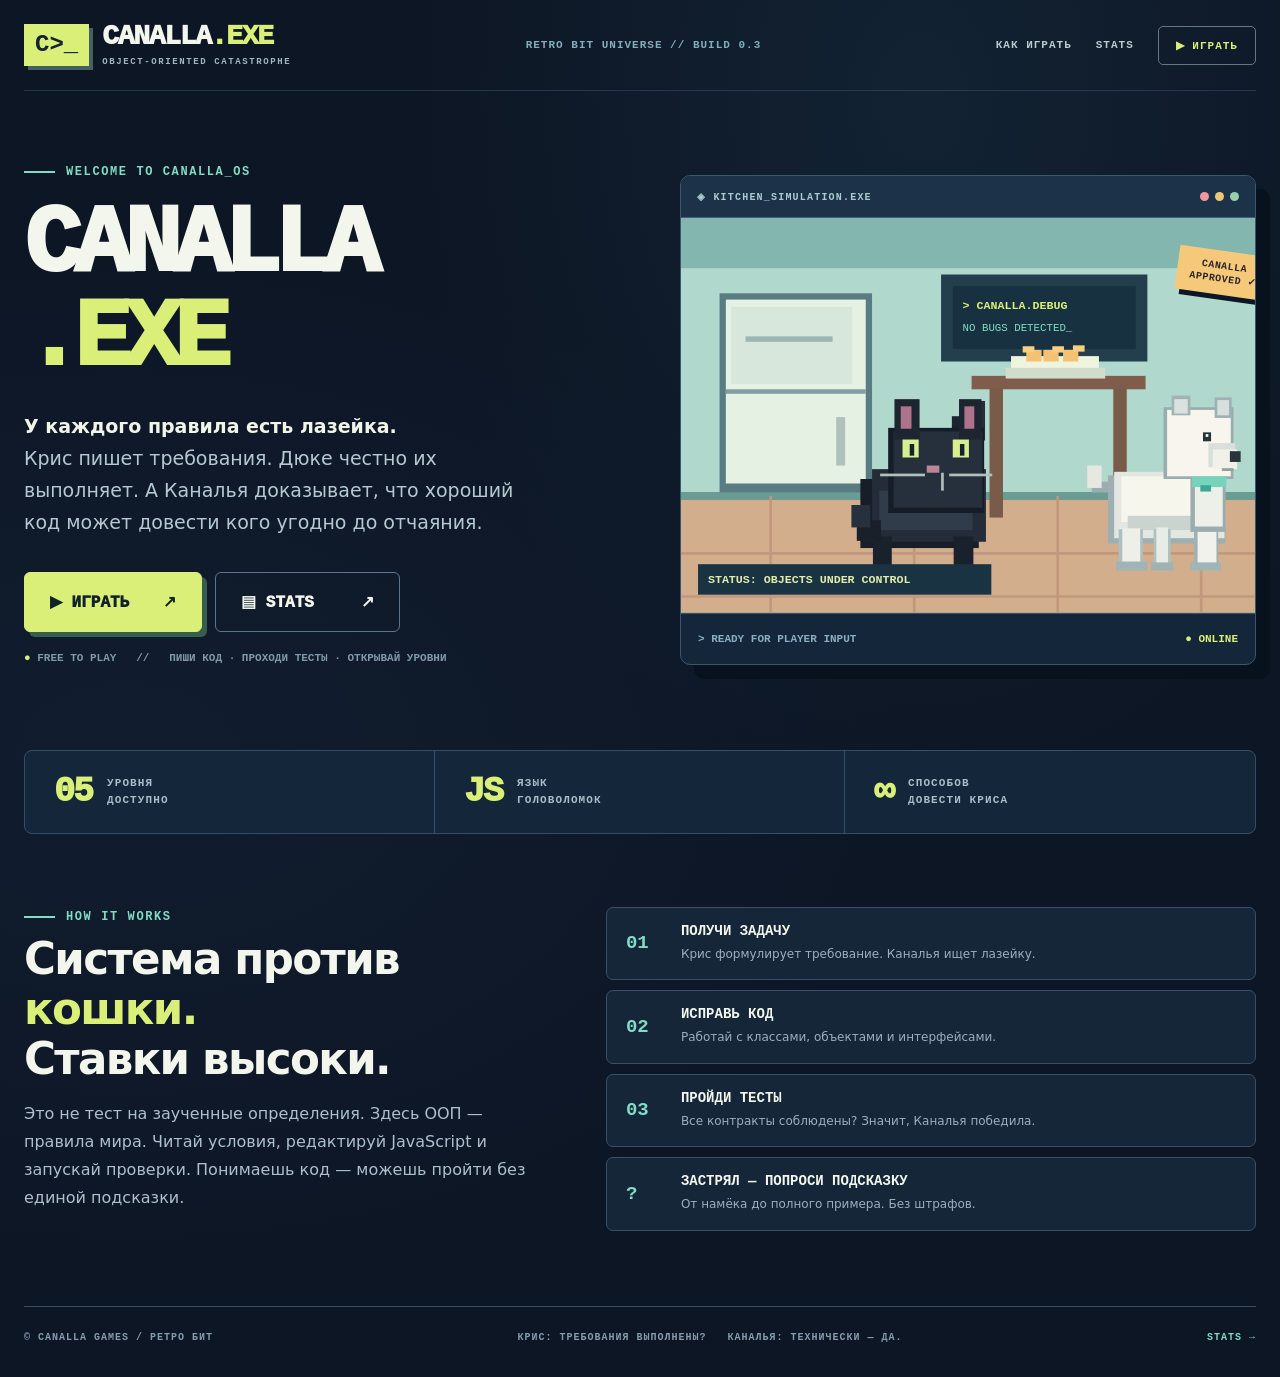
<file: index.html>
<!doctype html>
<html lang="ru">
<head>
<meta charset="utf-8"><meta name="viewport" content="width=device-width,initial-scale=1">
<meta name="theme-color" content="#0c1523">
<meta name="description" content="CANALLA.EXE — интерактивные головоломки по ООП во вселенной «Ретро Бит». Играй за Каналью, обыгрывай требования и программируй решения.">
<title>CANALLA.EXE — Главное меню</title>
<style>
:root{--bg:#0d1625;--dark:#0a1321;--panel:#17283a;--panel2:#1f3245;--line:#355168;--text:#f3f6ec;--muted:#a1b5c2;--lime:#d9ef77;--mint:#82dbc4;--yellow:#f5c979;--rose:#f4a0a7;--mono:ui-monospace,SFMono-Regular,Consolas,"Liberation Mono",monospace}
*{box-sizing:border-box}html{scroll-behavior:smooth}body{margin:0;background:radial-gradient(ellipse at 72% 7%,#1c3b4b55,transparent 39%),radial-gradient(ellipse at 10% 55%,#192a4255,transparent 48%),var(--bg);color:var(--text);font:15px/1.5 system-ui,-apple-system,"Segoe UI",Arial,sans-serif}button,a{font:inherit}button{cursor:pointer}a{color:inherit;text-decoration:none}button:focus-visible,a:focus-visible{outline:3px solid var(--mint);outline-offset:4px}::selection{background:var(--lime);color:var(--dark)}.wrap{width:min(1280px,calc(100% - 48px));margin-inline:auto}
.top{height:91px;border-bottom:1px solid #41556980;display:flex;justify-content:space-between;gap:20px;align-items:center}.brand{display:flex;align-items:center;gap:13px;min-width:0}.brand-mark{background:var(--lime);color:#142233;padding:8px 11px;font:900 24px var(--mono);box-shadow:4px 4px 0 #426160;line-height:1.1}.brand-name{font:950 clamp(20px,2.3vw,28px)/1 var(--mono);letter-spacing:-1.3px;white-space:nowrap}.brand-name span{color:var(--lime)}.brand-tag{font:800 9px/1.2 var(--mono);letter-spacing:1.6px;color:var(--muted);margin-top:6px}.navigation{display:flex;align-items:center;gap:24px}.nav-link{color:#b9cbcf;font:800 11px var(--mono);letter-spacing:1px;transition:color .2s}.nav-link:hover{color:var(--lime)}.nav-link.play{border:1px solid #617b7b;padding:12px 17px;border-radius:5px;color:var(--lime)}.release{color:#83adba;font:800 11px var(--mono);letter-spacing:1px}
.hero{display:grid;grid-template-columns:1.04fr .96fr;gap:32px;align-items:center;padding:74px 0 75px;position:relative}.micro{display:flex;align-items:center;gap:11px;color:var(--mint);font:800 12px var(--mono);letter-spacing:1.6px}.micro::before{content:"";width:31px;height:2px;background:currentColor}.hero-title{font:950 clamp(65px,7.4vw,108px)/.99 var(--mono);letter-spacing:-7px;margin:20px 0 23px}.hero-title .extension{display:block;color:var(--lime)}.hero-text{max-width:520px;font-size:clamp(16px,1.6vw,19px);color:#b6c9d1;line-height:1.7;margin:0}.hero-text b{color:#f1f5e7}.actions{display:flex;gap:13px;flex-wrap:wrap;margin-top:33px}.big-button{min-height:60px;border:1px solid var(--lime);border-radius:6px;background:var(--lime);padding:16px 25px;color:#10212b;font:950 16px var(--mono);display:inline-flex;align-items:center;justify-content:space-between;gap:34px;box-shadow:5px 5px 0 #375d4f;transition:transform .15s,box-shadow .15s}.big-button:hover{transform:translate(-2px,-2px);box-shadow:7px 7px 0 #375d4f}.big-button.secondary{background:transparent;border:1px solid #5c7586;color:#f2f6ed;box-shadow:none;min-width:185px}.big-button.secondary:hover{border-color:var(--mint)}.tiny-note{font:700 11px var(--mono);color:#8099a9;margin-top:20px}.tiny-note span{color:var(--lime)}.hero-board{position:relative;border:1px solid #3c566a;background:#14263a;box-shadow:14px 14px 0 #08121f;border-radius:10px;overflow:hidden;min-width:0}.window-bar{height:42px;display:flex;align-items:center;justify-content:space-between;gap:12px;padding:0 16px;border-bottom:1px solid #426079;background:#1b3248;font:800 10px var(--mono);letter-spacing:1.2px;color:#aacbd0}.window-dots{display:flex;gap:6px}.window-dots i{width:9px;height:9px;border-radius:50%;display:block;background:#f0979e}.window-dots i:nth-child(2){background:#ecc875}.window-dots i:nth-child(3){background:#96cfa9}.scene{display:block;width:100%;height:auto}.terminal-strip{height:51px;border-top:1px solid #38556a;display:flex;align-items:center;justify-content:space-between;gap:12px;padding:8px 17px;font:700 11px var(--mono);color:#89aebd}.terminal-strip strong{font-weight:900;color:var(--lime)}.floating-sticker{position:absolute;top:75px;right:-15px;background:var(--yellow);color:#2c2526;box-shadow:5px 5px #0b1626;transform:rotate(8deg);padding:9px 13px;font:900 10px/1.3 var(--mono);text-align:center;letter-spacing:.5px}.stats-line{border:1px solid #334f65;background:#14263a;display:grid;grid-template-columns:repeat(3,1fr);border-radius:8px;overflow:hidden}.statbox{padding:21px 29px;display:flex;align-items:center;gap:15px;border-right:1px solid #334f65}.statbox:last-child{border-right:0}.statbox .number{font:950 35px var(--mono);color:var(--lime);letter-spacing:-2px}.statbox p{font:800 11px/1.55 var(--mono);letter-spacing:1.1px;margin:0;color:#a8bec8}.guide{padding:73px 0 75px;display:grid;grid-template-columns:.9fr 1.1fr;gap:50px;align-items:center}.guide h2,.levels h2{font-size:clamp(29px,3.4vw,45px);line-height:1.15;letter-spacing:-1.6px;margin:10px 0 15px}.guide h2 span{color:var(--lime)}.guide p{color:#aebfcc;font-size:16px;line-height:1.75;max-width:530px}.guide-rows{display:grid;gap:10px}.guide-row{border:1px solid #355169;border-radius:7px;background:#142638;display:flex;align-items:center;gap:16px;padding:15px 19px}.guide-row .step{font:900 19px var(--mono);color:var(--mint);width:39px}.guide-row b{display:block;font:850 14px var(--mono);margin-bottom:3px}.guide-row small{font-size:12px;color:#9dafbe}.levels{border-top:1px solid #3a5264;padding:69px 0 77px;scroll-margin-top:24px}.levels[hidden]{display:none}.level-top{display:flex;align-items:end;justify-content:space-between;gap:16px;margin-bottom:24px}.level-top h2{margin-bottom:0}.level-count{font:800 11px var(--mono);letter-spacing:1px;color:var(--mint);padding-bottom:7px}.cards{display:grid;grid-template-columns:repeat(3,minmax(0,1fr));gap:16px}.level-card{border:1px solid #38546a;border-radius:9px;background:#172a3d;min-height:357px;display:flex;flex-direction:column;position:relative;overflow:hidden;transition:border-color .15s,transform .15s}.level-card:hover{border-color:#779898;transform:translateY(-3px)}.level-card.locked{background:#142233;opacity:.82}.level-art{min-height:111px;display:flex;justify-content:space-between;align-items:center;padding:18px 24px;border-bottom:1px solid #365368;background:linear-gradient(125deg,#22424a,#233249)}.level-art.duke{background:linear-gradient(125deg,#31444f,#404034)}.level-art.box{background:linear-gradient(125deg,#283542,#343247)}.level-art.keyboard{background:linear-gradient(125deg,#23424b,#34594d)}.level-art.bug{background:linear-gradient(125deg,#39425a,#235457)}.level-no{font:950 45px var(--mono);color:#e3f29b;letter-spacing:-3px}.level-glyph{font:900 45px var(--mono);color:#8ccec0;letter-spacing:-3px}.level-body{padding:21px 23px 23px;display:flex;flex-direction:column;flex:1}.topic{font:850 10px/1.5 var(--mono);color:var(--mint);letter-spacing:1.1px;margin:0 0 12px}.level-title{font-size:22px;line-height:1.22;letter-spacing:-.5px;margin:0 0 10px;font-weight:900}.level-description{color:#acbfcc;font-size:13px;line-height:1.65;margin:0 0 21px;flex:1}.level-bottom{display:flex;align-items:center;justify-content:space-between;gap:8px;padding-top:12px;border-top:1px solid #385067}.test-count{font:750 10px var(--mono);color:#8aa7b4}.level-go{font:950 12px var(--mono);color:var(--lime)}.locked .level-go{color:#a6b3c2}.level-card-link{position:absolute;inset:0;z-index:2}.level-card-link:focus-visible{outline:3px solid var(--lime);outline-offset:-4px}.level-card:has(.level-card-link:focus-visible){border-color:var(--lime)}.new-level-note{color:#879dac;font:700 11px/1.7 var(--mono);margin:23px 0 0}.menu-footer{border-top:1px solid #374f63;padding:25px 0 34px;display:flex;justify-content:space-between;gap:15px;flex-wrap:wrap;color:#859cab;font:750 10px var(--mono);letter-spacing:1px}.menu-footer a{color:var(--mint)}.cat-eye{animation:blink 7s steps(1) infinite}@keyframes blink{0%,94%,98%,100%{opacity:1}95%,97%{opacity:0}}@media(prefers-reduced-motion:reduce){html{scroll-behavior:auto}.cat-eye{animation:none}a,button,.level-card{transition:none}}@media(max-width:1020px){.hero{grid-template-columns:1fr 1fr;gap:20px}.hero-title{letter-spacing:-4px;font-size:clamp(55px,7.5vw,80px)}.cards{grid-template-columns:repeat(2,minmax(0,1fr))}.guide{gap:25px}.release{display:none}}@media(max-width:720px){.wrap{width:min(600px,calc(100% - 28px))}.top{height:76px}.brand-name{font-size:20px}.brand-tag{font-size:8px;letter-spacing:.8px}.brand-mark{font-size:18px;padding:8px}.navigation{gap:8px}.navigation .nav-link:not(.play){display:none}.nav-link.play{padding:9px 12px;font-size:10px}.hero{grid-template-columns:1fr;padding:45px 0 35px;gap:35px}.hero-title{font-size:clamp(59px,13vw,86px);letter-spacing:-4px}.hero-board{box-shadow:8px 8px #08121f}.floating-sticker{top:64px;right:-3px}.stats-line{grid-template-columns:1fr}.statbox{border-right:0;border-bottom:1px solid #334f65;padding:12px 21px}.statbox:last-child{border-bottom:0}.statbox .number{font-size:30px;width:85px}.guide{grid-template-columns:1fr;padding:50px 0}.cards{grid-template-columns:1fr}.level-card{min-height:310px}.level-top{align-items:start;flex-direction:column}.levels{padding:50px 0}.actions{gap:11px}.big-button{min-height:56px;padding:13px 19px;gap:23px}.tiny-note{line-height:1.6}}
</style>
</head>
<body>
<div class="wrap">
<header class="top">
  <a href="./index.html" class="brand" aria-label="CANALLA.EXE — главное меню"><div class="brand-mark">C&gt;_</div><div><div class="brand-name">CANALLA<span>.EXE</span></div><div class="brand-tag">OBJECT-ORIENTED CATASTROPHE</div></div></a>
  <div class="release">RETRO BIT UNIVERSE // BUILD 0.3</div>
  <nav class="navigation" aria-label="Главная навигация"><a class="nav-link" href="#how">КАК ИГРАТЬ</a><a class="nav-link" href="./stats.html">STATS</a><a class="nav-link play" href="#levels" id="header-play">▶ ИГРАТЬ</a></nav>
</header>
<main>
<section class="hero" aria-labelledby="hero-title">
  <div>
    <div class="micro">WELCOME TO CANALLA_OS</div>
    <h1 class="hero-title" id="hero-title">CANALLA<span class="extension">.EXE</span></h1>
    <p class="hero-text"><b>У каждого правила есть лазейка.</b><br>Крис пишет требования. Дюке честно их выполняет. А Каналья доказывает, что хороший код может довести кого угодно до отчаяния.</p>
    <div class="actions">
      <button id="play-button" class="big-button" type="button" aria-controls="levels" aria-expanded="false">▶ ИГРАТЬ <span aria-hidden="true">↗</span></button>
      <a class="big-button secondary" href="./stats.html">▤ STATS <span aria-hidden="true">↗</span></a>
    </div>
    <p class="tiny-note"><span>●</span> FREE TO PLAY &nbsp; // &nbsp; ПИШИ КОД · ПРОХОДИ ТЕСТЫ · ОТКРЫВАЙ УРОВНИ</p>
  </div>
  <div class="hero-board">
    <div class="window-bar"><span>◈ KITCHEN_SIMULATION.EXE</span><span class="window-dots"><i></i><i></i><i></i></span></div>
    <svg class="scene" xmlns="http://www.w3.org/2000/svg" viewBox="0 0 640 440" role="img" aria-label="Пиксельная чёрная кошка Каналья возле холодильника, а рядом белый питбуль Дюке">
      <rect width="640" height="440" fill="#b1d8cc"/>
      <rect width="640" height="56" fill="#83b6ae"/>
      <rect y="310" width="640" height="130" fill="#d3ae8c"/>
      <path d="M0 310H640" stroke="#6b9c94" stroke-width="9"/>
      <path d="M0 374H640M0 422H640M100 310V440M260 310V440M420 310V440M580 310V440" stroke="#c1987d" stroke-width="3"/>
      <rect x="43" y="84" width="170" height="222" fill="#597c83"/><rect x="50" y="91" width="156" height="205" fill="#e5f1e2"/><rect x="50" y="191" width="156" height="5" fill="#829da1"/><rect x="173" y="110" width="10" height="64" fill="#b0c0bd"/><rect x="173" y="222" width="10" height="54" fill="#b0c0bd"/>
      <rect x="56" y="99" width="135" height="86" fill="#d7e7dc"/>
      <rect x="72" y="132" width="97" height="6" fill="#9cb4b2"/>
      <rect x="290" y="63" width="230" height="97" fill="#233e4d"/><rect x="303" y="76" width="204" height="70" fill="#173141"/>
      <text x="314" y="102" fill="#d9ef77" font-family="monospace" font-size="13" font-weight="bold">&gt; CANALLA.DEBUG</text>
      <text x="314" y="126" fill="#83ddc0" font-family="monospace" font-size="12">NO BUGS DETECTED_</text>
      <rect x="324" y="176" width="194" height="15" fill="#805c4c"/><rect x="344" y="190" width="15" height="144" fill="#795b49"/><rect x="482" y="190" width="15" height="144" fill="#795b49"/>
      <rect x="368" y="154" width="98" height="17" fill="#eff4df"/><rect x="362" y="167" width="111" height="12" fill="#d1dccc"/>
      <rect x="385" y="147" width="17" height="13" fill="#f4c272"/><rect x="404" y="147" width="17" height="13" fill="#f4c272"/><rect x="426" y="147" width="17" height="13" fill="#f4c272"/>
      <rect x="381" y="143" width="13" height="7" fill="#f6cf85"/><rect x="414" y="143" width="13" height="7" fill="#f6cf85"/><rect x="437" y="142" width="13" height="7" fill="#f6cf85"/>
      <g transform="translate(190 192)">
        <rect x="10" y="99" width="132" height="77" fill="#171e28"/>
        <rect x="23" y="88" width="127" height="81" fill="#242c38"/>
        <rect x="31" y="112" width="104" height="44" fill="#303c49"/>
        <rect x="24" y="163" width="21" height="47" fill="#19222c"/><rect x="114" y="163" width="22" height="47" fill="#19222c"/>
        <rect x="6" y="145" width="27" height="23" fill="#1a202a"/><rect x="0" y="128" width="21" height="25" fill="#27313d"/>
        <rect x="112" y="29" width="28" height="72" fill="#1b2430"/><rect x="128" y="12" width="21" height="44" fill="#242e3b"/>
        <rect x="41" y="42" width="107" height="95" fill="#151e28"/>
        <rect x="47" y="46" width="99" height="85" fill="#25303c"/>
        <rect x="48" y="10" width="28" height="45" fill="#1c2530"/>
        <rect x="120" y="10" width="25" height="45" fill="#1c2530"/>
        <rect x="55" y="18" width="12" height="25" fill="#ad728c"/>
        <rect x="126" y="18" width="11" height="25" fill="#ad728c"/>
        <rect x="57" y="55" width="18" height="20" fill="#d8ef90" class="cat-eye"/><rect x="113" y="55" width="18" height="20" fill="#d8ef90" class="cat-eye"/>
        <rect x="65" y="60" width="5" height="13" fill="#14232c"/><rect x="121" y="60" width="5" height="13" fill="#14232c"/>
        <rect x="84" y="84" width="14" height="8" fill="#bb8595"/>
        <rect x="32" y="93" width="50" height="3" fill="#b0c1bc"/><rect x="109" y="93" width="48" height="3" fill="#b0c1bc"/>
        <rect x="100" y="92" width="3" height="20" fill="#aebebb"/>
      </g>
      <g transform="translate(476 215)" aria-label="Дюке — белый питбуль">
        <!-- Хвост и широкий крепкий корпус -->
        <rect x="-18" y="79" width="35" height="12" fill="#99aeb0"/>
        <rect x="-23" y="61" width="16" height="25" fill="#e6e8e1"/>
        <rect x="0" y="72" width="131" height="76" fill="#9eafb2"/>
        <rect x="7" y="68" width="123" height="74" fill="#e2e7e2"/>
        <rect x="15" y="73" width="110" height="51" fill="#f7f6ed"/>
        <rect x="22" y="117" width="91" height="16" fill="#cbd3d1"/>
        <!-- Лапы -->
        <rect x="12" y="132" width="27" height="43" fill="#adbfc0"/>
        <rect x="16" y="131" width="20" height="39" fill="#efefe9"/>
        <rect x="9" y="168" width="35" height="10" fill="#a0b4b6"/>
        <rect x="51" y="132" width="19" height="42" fill="#afc0c1"/>
        <rect x="54" y="130" width="13" height="40" fill="#e8ece7"/>
        <rect x="48" y="169" width="25" height="9" fill="#9fb3b5"/>
        <rect x="96" y="131" width="27" height="44" fill="#9eb2b5"/>
        <rect x="100" y="130" width="21" height="40" fill="#f1f2eb"/>
        <rect x="92" y="169" width="34" height="9" fill="#a0b5b6"/>
        <!-- Шея и широкая квадратная голова -->
        <rect x="92" y="37" width="39" height="98" fill="#9cadb0"/>
        <rect x="97" y="39" width="31" height="90" fill="#edefe9"/>
        <rect x="62" y="-4" width="78" height="80" fill="#98adb0"/>
        <rect x="66" y="-1" width="71" height="74" fill="#f7f5ee"/>
        <!-- Небольшие уши -->
        <rect x="71" y="-17" width="21" height="22" fill="#a1b4b5"/>
        <rect x="74" y="-13" width="15" height="16" fill="#d9e2de"/>
        <rect x="119" y="-15" width="19" height="23" fill="#9eb1b3"/>
        <rect x="122" y="-12" width="13" height="17" fill="#d6dfdb"/>
        <!-- Широкие скулы, короткая морда, нос -->
        <rect x="112" y="36" width="30" height="27" fill="#d8e0dc"/>
        <rect x="117" y="43" width="27" height="22" fill="#f2f1e9"/>
        <rect x="136" y="45" width="12" height="12" fill="#29353c"/>
        <rect x="106" y="24" width="9" height="10" fill="#26343a"/>
        <rect x="109" y="26" width="3" height="3" fill="#ffffff"/>
        <rect x="127" y="64" width="13" height="3" fill="#939d9c"/>
        <!-- Бирюзовый ошейник -->
        <rect x="94" y="73" width="38" height="12" fill="#76d4bc"/>
        <rect x="103" y="83" width="12" height="7" fill="#3ca795"/>
      </g>
      <rect x="19" y="386" width="327" height="34" fill="#1a3343"/><text x="30" y="407" fill="#e2ecaa" font-family="monospace" font-size="13" font-weight="bold">STATUS: OBJECTS UNDER CONTROL</text>
    </svg>
    <div class="terminal-strip"><span>&gt; READY FOR PLAYER INPUT</span><strong>● ONLINE</strong></div>
    <div class="floating-sticker">CANALLA<br>APPROVED ✓</div>
  </div>
</section>
<section class="stats-line" aria-label="Информация об игре">
  <div class="statbox"><span class="number" id="available-count">02</span><p>УРОВНЯ<br>ДОСТУПНО</p></div>
  <div class="statbox"><span class="number">JS</span><p>ЯЗЫК<br>ГОЛОВОЛОМОК</p></div>
  <div class="statbox"><span class="number">∞</span><p>СПОСОБОВ<br>ДОВЕСТИ КРИСА</p></div>
</section>
<section id="levels" class="levels" hidden aria-labelledby="levels-heading">
  <div class="level-top"><div><div class="micro">SELECT YOUR CHAOS</div><h2 id="levels-heading" tabindex="-1">Выбор <span style="color:var(--lime)">уровня</span></h2></div><span class="level-count" id="level-count">02 LEVELS UNLOCKED</span></div>
  <div id="cards" class="cards"></div>
  <p class="new-level-note">Новые задания будут появляться здесь по мере выхода. Все опубликованные уровни доступны без регистрации.</p>
</section>
<section class="guide" id="how">
  <div><div class="micro">HOW IT WORKS</div><h2>Система против <span>кошки.</span><br>Ставки высоки.</h2><p>Это не тест на заученные определения. Здесь ООП — правила мира. Читай условия, редактируй JavaScript и запускай проверки. Понимаешь код — можешь пройти без единой подсказки.</p></div>
  <div class="guide-rows">
    <div class="guide-row"><span class="step">01</span><div><b>ПОЛУЧИ ЗАДАЧУ</b><small>Крис формулирует требование. Каналья ищет лазейку.</small></div></div>
    <div class="guide-row"><span class="step">02</span><div><b>ИСПРАВЬ КОД</b><small>Работай с классами, объектами и интерфейсами.</small></div></div>
    <div class="guide-row"><span class="step">03</span><div><b>ПРОЙДИ ТЕСТЫ</b><small>Все контракты соблюдены? Значит, Каналья победила.</small></div></div>
    <div class="guide-row"><span class="step">?</span><div><b>ЗАСТРЯЛ — ПОПРОСИ ПОДСКАЗКУ</b><small>От намёка до полного примера. Без штрафов.</small></div></div>
  </div>
</section>
</main>
<footer class="menu-footer"><span>© CANALLA GAMES / РЕТРО БИТ</span><span>КРИС: ТРЕБОВАНИЯ ВЫПОЛНЕНЫ? &nbsp; КАНАЛЬЯ: ТЕХНИЧЕСКИ — ДА.</span><a href="./stats.html">STATS →</a></footer>
</div>
<script>
(()=>{
'use strict';
const defaults=[
{id:'01',title:'Инкапсуляция сосисок',short:'Сосиски внутри Канальи. Каналья внутри холодильника. Контракт Криса по-прежнему должен работать.',topic:'КОМПОЗИЦИЯ / РЕКУРСИЯ',tests:6,status:'playable',href:'./level1.html',icon:'fridge'},
{id:'02',title:'Дюке, охраняй!',short:'Дюке охраняет печенье-уточки. Каналье нужно выполнить команду по-своему, не нарушив контракт.',topic:'НАСЛЕДОВАНИЕ / ПОЛИМОРФИЗМ',tests:10,status:'playable',href:'./level2.html',icon:'shield'},
{id:'03',title:'Коробка за миллион',short:'Крис купил компьютер. Каналье нужна коробка. Приватные поля станут проблемой.',topic:'ИНКАПСУЛЯЦИЯ / PRIVATE FIELDS',tests:null,status:'coming_soon',href:null,icon:'box'}
];
const selector=document.getElementById('levels'),cards=document.getElementById('cards'),button=document.getElementById('play-button');
const glyphs={fridge:'[▣]',shield:'{D}',box:'[?]',keyboard:'[⌨]',bug:'{QA}'};
let available=defaults;
function el(tag,cls,text){const node=document.createElement(tag);if(cls)node.className=cls;if(text!==undefined)node.textContent=text;return node;}
function render(data){
 if(!Array.isArray(data)||!data.length)return;
 available=data.filter(v=>v&&typeof v==='object'&&typeof v.title==='string'&&typeof v.id==='string').slice(0,24);
 if(!available.length){available=defaults;}
 cards.replaceChildren();
 available.forEach(level=>{
  const locked=level.status!=='playable'||typeof level.href!=='string';
  const card=el('article','level-card'+(locked?' locked':''));
  const art=el('div','level-art '+(level.icon==='shield'?'duke':level.icon==='box'?'box':level.icon==='keyboard'?'keyboard':level.icon==='bug'?'bug':''));
  art.append(el('span','level-no',level.id),el('span','level-glyph',glyphs[level.icon]||'{ }'));
  const body=el('div','level-body');
  body.append(el('p','topic',level.topic||'OBJECT-ORIENTED PUZZLE'),el('h3','level-title',level.title),el('p','level-description',level.short||'Новая история Канальи.'));
  const bottom=el('div','level-bottom');
  bottom.append(el('span','test-count',typeof level.tests==='number'?level.tests+' TESTS':'В РАЗРАБОТКЕ'),el('span','level-go',locked?'СКОРО · 🔒':'ИГРАТЬ ↗'));
  body.append(bottom);card.append(art,body);
  if(!locked&&/^\.\/[a-z0-9_-]+\.html$/i.test(level.href)){
   const link=el('a','level-card-link');link.href=level.href;link.setAttribute('aria-label','Играть: '+level.title);card.append(link);
  }
  cards.append(card);
 });
 const count=available.filter(l=>l.status==='playable'&&typeof l.href==='string').length;
 document.getElementById('available-count').textContent=String(count).padStart(2,'0');
 document.getElementById('level-count').textContent=String(count).padStart(2,'0')+' LEVELS UNLOCKED';
}
function showLevels(scroll=true){
 selector.hidden=false;button.setAttribute('aria-expanded','true');
 if(scroll){requestAnimationFrame(()=>{selector.scrollIntoView({behavior:matchMedia('(prefers-reduced-motion: reduce)').matches?'auto':'smooth',block:'start'});document.getElementById('levels-heading').focus({preventScroll:true});});}
}
button.addEventListener('click',()=>showLevels());
document.getElementById('header-play').addEventListener('click',ev=>{ev.preventDefault();history.replaceState(null,'','#levels');showLevels();});
window.addEventListener('hashchange',()=>{if(location.hash==='#levels')showLevels();});
render(defaults);
fetch('./levels.json',{cache:'no-store'}).then(r=>{if(!r.ok)throw Error('missing levels');return r.json()}).then(j=>{if(j&&Array.isArray(j.levels))render(j.levels)}).catch(()=>{});
if(location.hash==='#levels'||new URLSearchParams(location.search).has('play'))showLevels(false);
})();
</script>
</body></html>
</file>
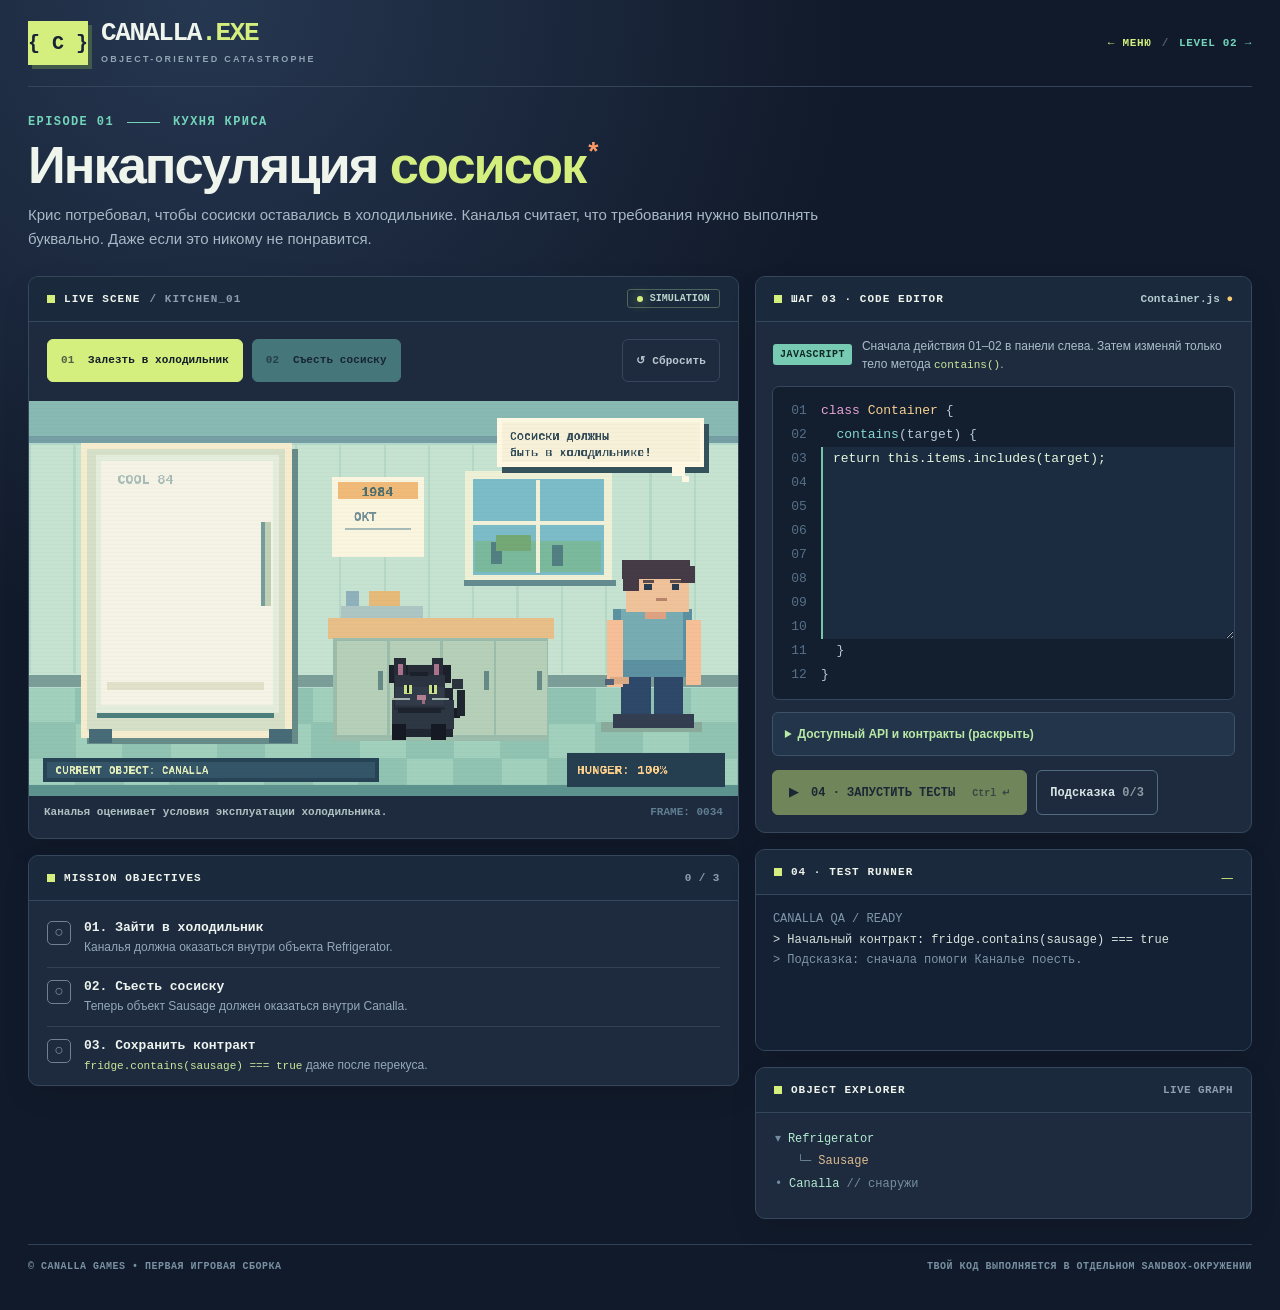
<file: level1.html>
<!doctype html>
<html lang="ru">
<head>
  <meta charset="utf-8">
  <meta name="viewport" content="width=device-width, initial-scale=1">
  <meta name="theme-color" content="#131d2d">
  <meta name="description" content="CANALLA.EXE — браузерная головоломка для программистов по вселенной «Ретро Бит». Уровень 01: ООП-сосиски.">
  <title>CANALLA.EXE | 01: Инкапсуляция</title>
  <style>
:root{--bg:#111a2a;--bg2:#182437;--panel:#1e2b3e;--panel2:#233449;--line:#35475c;--txt:#eff5ed;--muted:#91a5b4;--green:#d4ef7d;--teal:#73d4ba;--yellow:#f7cc76;--orange:#ff9a67;--red:#ff7b8b;--dark:#121c2b;--mono:ui-monospace,SFMono-Regular,Consolas,"Liberation Mono",monospace}
*{box-sizing:border-box}html{scroll-behavior:smooth}body{margin:0;background:radial-gradient(circle at 16% 0%,#263751 0%,transparent 38%),var(--bg);color:var(--txt);font-family:Inter,"Segoe UI",Arial,sans-serif;font-size:15px;line-height:1.5}button,textarea{font:inherit}button{cursor:pointer;-webkit-tap-highlight-color:transparent}button:disabled{opacity:.46;cursor:not-allowed}button:focus-visible,textarea:focus-visible{outline:3px solid var(--teal);outline-offset:3px}code{font-family:var(--mono);font-size:.92em;color:#c9e99a}.app-shell{max-width:1530px;margin:auto;padding:0 28px}.topbar{height:87px;display:flex;align-items:center;justify-content:space-between;border-bottom:1px solid #354559;gap:18px}.brand{display:flex;gap:13px;align-items:center}.brand-symbol{display:grid;place-items:center;background:var(--green);color:#172237;font:bold 20px var(--mono);height:44px;min-width:58px;box-shadow:4px 4px 0 #415a4a}.brand-title{font-family:var(--mono);font-size:26px;font-weight:900;letter-spacing:-1.3px;line-height:1}.brand-title span{color:var(--green)}.brand-sub{font-size:9px;letter-spacing:2.2px;color:var(--muted);font-weight:800;margin-top:7px}.top-meta{font:700 11px var(--mono);color:#aebdba;letter-spacing:.7px;white-space:nowrap;display:flex;align-items:center;gap:10px}.build-dot,.live-dot{display:inline-block;border-radius:100%;width:8px;height:8px;background:var(--green);box-shadow:0 0 13px #a5d96a}.meta-divider{color:#526377}.hero{padding:28px 0 25px}.eyebrow{display:flex;align-items:center;gap:13px;font:700 12px var(--mono);letter-spacing:1.4px;color:var(--teal)}.eyebrow-rule{height:1px;width:33px;background:var(--teal)}.hero h1{font-size:clamp(32px,4.1vw,56px);letter-spacing:-2px;line-height:1.04;margin:9px 0 10px;font-weight:900}.hero h1>span:first-child{color:var(--green)}.accent-star{font-size:.5em;color:var(--orange);vertical-align:top;margin-left:3px}.hero p{color:#a8b8c6;max-width:840px;margin:0;line-height:1.6}.play-layout{display:grid;grid-template-columns:minmax(0,1.43fr) minmax(380px,1fr);gap:16px;align-items:start}.left-stack,.right-stack{display:flex;flex-direction:column;gap:16px;min-width:0}.panel{background:var(--panel);border:1px solid var(--line);border-radius:10px;overflow:hidden;box-shadow:0 10px 30px #00000012}.panel-bar{height:45px;display:flex;align-items:center;justify-content:space-between;padding:0 18px;border-bottom:1px solid var(--line);background:#1a293c;gap:12px}.panel-title{font:800 11px var(--mono);letter-spacing:1.05px;display:flex;align-items:center;gap:9px;white-space:nowrap}.panel-square{width:8px;height:8px;background:var(--green);display:inline-block}.subtle,.small-label{color:#8d9eaf}.small-label{font:700 11px var(--mono);letter-spacing:.4px}.pill{display:inline-flex;align-items:center;gap:7px;border:1px solid #4c655b;padding:3px 9px;color:#b9d5c9;border-radius:3px;font:700 10px var(--mono)}.live-dot{height:6px;width:6px}.canvas-wrap{background:#b5d9cc;line-height:0;position:relative}.canvas-wrap:before{content:"";pointer-events:none;position:absolute;inset:0;background:repeating-linear-gradient(to bottom,transparent 0,transparent 3px,#0000000a 4px);z-index:1}canvas{display:block;width:100%;height:auto;image-rendering:pixelated}.scene-caption{padding:10px 15px;font:600 11px var(--mono);color:#afc1c1;display:flex;justify-content:space-between;gap:15px;min-height:42px}.frame-counter{color:#607e92;white-space:nowrap}.objective-list{padding:8px 18px 0}.objective{display:flex;gap:13px;border-bottom:1px solid #334155;padding:11px 0;align-items:flex-start}.objective:last-child{border-bottom:0}.objective .status-icon{display:grid;place-items:center;border:1px solid #6e8091;width:24px;height:24px;border-radius:5px;flex-shrink:0;color:#7c90a1;line-height:1;font:800 16px var(--mono);margin-top:1px}.objective.done .status-icon{background:var(--green);border-color:var(--green);color:#162433}.objective>div{display:flex;flex-direction:column;gap:3px}.objective b{font:800 13px var(--mono);color:#edf3ee}.objective.done b{color:var(--green)}.objective span:last-child{font-size:12px;color:#93a9b8}.actions{padding:17px 18px 19px;display:flex;flex-wrap:wrap;gap:9px}.action{border-radius:6px;border:1px solid var(--line);padding:12px 13px;font:800 11px var(--mono);letter-spacing:.1px;min-height:43px}.action span{opacity:.67;margin-right:7px}.action.primary{background:var(--green);color:var(--dark);border-color:var(--green)}.action.secondary{background:#74cfbf;color:var(--dark);border-color:#74cfbf}.action.ghost{color:#bac7d0;background:transparent;margin-left:auto}.action:not(:disabled):hover,.run-button:hover{filter:brightness(1.08)}.editor-intro{padding:15px 17px 13px;display:flex;align-items:center;gap:10px;color:#a9bdc9;font-size:12px}.chip{font:900 10px var(--mono);letter-spacing:.5px;color:#102b24;background:#77cbb2;padding:5px 7px;border-radius:3px;white-space:nowrap}.file-tab{font:700 11px var(--mono);color:#b4ccd0;white-space:nowrap}.file-tab span{color:var(--yellow)}.code-shell{background:#131e2f;margin:0 16px 12px;border:1px solid #34475e;border-radius:7px;padding:12px 0;overflow:auto;font:13px/24px var(--mono);min-width:0}.code-line{white-space:pre;min-height:24px;display:flex}.ln{width:48px;flex-shrink:0;padding:0 14px 0 10px;text-align:right;color:#577087;user-select:none}.code-line.muted{color:#b4c9d5}.keyword{color:#e8a3d7}.type{color:#f7d08f}.function{color:#84d9ce}.input-row{display:flex;min-height:192px}.gutter{width:48px;flex-shrink:0;display:flex;flex-direction:column;text-align:right;padding:0 14px 0 10px;color:#577087;user-select:none}.gutter span{height:24px}.input-row textarea{background:#1b2b40;border:0;border-left:2px solid #74c4b0;border-radius:0;resize:vertical;display:block;flex:1;min-width:0;min-height:192px;height:192px;color:#e5f6db;outline:0;padding:0 10px;font:13px/24px var(--mono);white-space:pre;tab-size:2}.input-row textarea:focus{background:#1d3146;outline:0}.api-note{margin:0 16px;padding:12px;display:flex;gap:11px;border:1px solid #3b5267;border-radius:6px;background:#23354a;color:#acc2cd;font-size:12px}.api-icon{background:#6fabb0;color:#112436;border-radius:100%;height:18px;width:18px;display:grid;place-items:center;flex-shrink:0;font:900 13px var(--mono)}.editor-actions{display:flex;gap:9px;margin:14px 16px 17px}.run-button{background:var(--green);border:1px solid var(--green);padding:12px 16px;border-radius:6px;color:#172329;font:900 12px var(--mono);min-height:45px}.run-button>span:first-child{margin-right:6px}.keyboard-hint{font-size:10px;opacity:.65;margin-left:10px}.hint-button{background:transparent;border:1px solid #526c7f;padding:12px 13px;border-radius:6px;color:#d7e4e5;font:700 12px var(--mono);min-height:45px}.hint-button span{opacity:.6}.hint-message{padding:12px 14px;margin:0 16px 16px;background:#334153;border-left:3px solid var(--yellow);font-size:12px;color:#f0d5a6}.hint-message[hidden]{display:none}.terminal-output{background:#142034;min-height:155px;max-height:275px;overflow-y:auto;padding:14px 17px;font:12px/1.7 var(--mono);color:#d7e4dc}.terminal-line{overflow-wrap:anywhere}.terminal-line.dim{color:#7f97a8}.terminal-line.ok{color:#b5ec9f}.terminal-line.fail{color:#ffabb1}.terminal-line.warn{color:#edcd83}.terminal-cursor{color:var(--green);font:900 19px var(--mono);animation:blink 1s steps(1) infinite}@keyframes blink{50%{opacity:0}}.tree-content{padding:15px 19px 18px;min-height:105px;font:12px/1.85 var(--mono);color:#cfdece}.tree-node{display:flex;gap:7px}.tree-node.indent-1{padding-left:22px}.tree-node.indent-2{padding-left:44px}.tree-edge{color:#728ba0}.tree-label{color:#b1ead0}.tree-value{color:#dbbb90}.tree-comment{color:#778e9f}.footer{border-top:1px solid #304158;margin:25px 0 38px;padding-top:16px;color:#7890a1;display:flex;justify-content:space-between;gap:16px;font:700 10px var(--mono);letter-spacing:.5px}.win-layer{position:fixed;z-index:30;inset:0;display:grid;place-items:center;padding:20px;background:#0c1523db;backdrop-filter:blur(5px)}.win-layer[hidden]{display:none}.win-card{background:#233749;border:2px solid var(--green);box-shadow:13px 13px 0 #101b29;width:min(520px,100%);padding:26px;color:#f2f7ef}.win-kicker{font:900 11px var(--mono);color:#c7ee89;letter-spacing:2px}.win-cat{text-align:center;font:900 45px var(--mono);color:var(--yellow);margin-top:7px}.win-card h2{font-size:clamp(24px,5vw,34px);letter-spacing:-1px;line-height:1.14;margin:8px 0}.win-card p{color:#b3c8cd}.quote{padding:14px;background:#142739;border-left:4px solid var(--yellow);font-size:13px;line-height:1.9}.quote span{color:var(--green);font-weight:900}.win-actions{display:flex;gap:10px;flex-wrap:wrap;margin-top:19px}.next-note{font:11px var(--mono);color:#8fa4b0;margin-top:18px}
@media(max-width:1040px){.play-layout{grid-template-columns:minmax(0,1fr)}.app-shell{max-width:880px}.hero{padding:25px 0}.footer{flex-direction:column;gap:7px}}@media(max-width:560px){.app-shell{padding:0 11px}.topbar{height:75px}.brand-symbol{height:38px;min-width:46px;font-size:15px}.brand-title{font-size:21px}.brand-sub{font-size:7px;letter-spacing:1.2px}.top-meta{font-size:9px;letter-spacing:0}.top-meta .meta-divider{display:none}.top-meta{max-width:73px;white-space:normal;line-height:1.4}.hero h1{letter-spacing:-1px}.hero p{font-size:13px}.hero{padding:24px 5px 22px}.panel-bar{padding:0 11px}.panel-title{font-size:10px;gap:7px}.pill{font-size:9px}.scene-caption{font-size:10px}.frame-counter{display:none}.actions{padding:13px;gap:8px}.action{font-size:10px;padding:12px 11px}.action.ghost{margin-left:0}.objective-list{padding:6px 13px 0}.objective b{font-size:12px}.objective span:last-child{font-size:11px}.editor-intro{align-items:flex-start}.code-shell{margin:0 10px 12px;font-size:12px}.input-row textarea{font-size:12px}.ln,.gutter{width:35px;padding-right:8px}.api-note{margin:0 10px}.editor-actions{margin:12px 10px 15px;flex-wrap:wrap}.keyboard-hint{display:none}.run-button{flex:1}.terminal-output{font-size:11px}.win-card{padding:20px}.footer{font-size:9px}}

</style>
  
</head>
<body>
  <div class="app-shell">
    <header class="topbar">
      <div class="brand">
        <span class="brand-symbol" aria-hidden="true">{ C }</span>
        <div><div class="brand-title">CANALLA<span>.EXE</span></div><div class="brand-sub">OBJECT-ORIENTED CATASTROPHE</div></div>
      </div>
      <div class="top-meta"><a href="./index.html" style="color:#d4ef7d;text-decoration:none">← МЕНЮ</a><span class="meta-divider">/</span><a href="./level2.html" style="color:#73d4ba;text-decoration:none">LEVEL 02 →</a></div>
    </header>

    <main>
      <section class="hero" aria-label="Вводная информация">
        <div class="eyebrow"><span>EPISODE 01</span><span class="eyebrow-rule"></span><span>КУХНЯ КРИСА</span></div>
        <h1>Инкапсуляция <span>сосисок</span><span class="accent-star">*</span></h1>
        <p>Крис потребовал, чтобы сосиски оставались в холодильнике. Каналья считает, что требования нужно выполнять буквально. Даже если это никому не понравится.</p>
      </section>

      <div class="play-layout">
        <div class="left-stack">
          <section class="panel scene-panel" aria-labelledby="scene-title">
            <div class="panel-bar">
              <div class="panel-title" id="scene-title"><span class="panel-square"></span> LIVE SCENE <span class="subtle">/ KITCHEN_01</span></div>
              <span class="pill"><span class="live-dot"></span> SIMULATION</span>
            </div>
            <div class="actions">
              <button class="action primary" id="enter-btn" type="button"><span>01</span> Залезть в холодильник</button>
              <button class="action secondary" id="eat-btn" type="button" disabled><span>02</span> Съесть сосиску</button>
              <button class="action ghost" id="restart-btn" type="button" aria-label="Начать уровень заново">↺ Сбросить</button>
            </div>
            <div class="canvas-wrap"><canvas id="scene" width="960" height="535" role="img" aria-label="Пиксельная сцена кухни. Слева холодильник с сосисками, Каналья и Крис. Управляйте событиями кнопками под сценой."></canvas></div>
            <div class="scene-caption"><span id="scene-status">Каналья оценивает условия эксплуатации холодильника.</span><span class="frame-counter">FRAME: <span id="frame-number">0001</span></span></div>
          </section>

          <section class="panel objectives" aria-labelledby="goal-title">
            <div class="panel-bar"><div class="panel-title" id="goal-title"><span class="panel-square"></span> MISSION OBJECTIVES</div><span class="small-label">0 / 3</span></div>
            <div class="objective-list">
              <div class="objective" id="objective-enter"><span class="status-icon" aria-hidden="true">○</span><div><b>01. Зайти в холодильник</b><span>Каналья должна оказаться внутри объекта Refrigerator.</span></div></div>
              <div class="objective" id="objective-eat"><span class="status-icon" aria-hidden="true">○</span><div><b>02. Съесть сосиску</b><span>Теперь объект Sausage должен оказаться внутри Canalla.</span></div></div>
              <div class="objective" id="objective-code"><span class="status-icon" aria-hidden="true">○</span><div><b>03. Сохранить контракт</b><span><code>fridge.contains(sausage) === true</code> даже после перекуса.</span></div></div>
            </div>

          </section>
        </div>

        <div class="right-stack">
          <section class="panel editor-panel" aria-labelledby="editor-title">
            <div class="panel-bar"><div class="panel-title" id="editor-title"><span class="panel-square"></span> ШАГ 03 · CODE EDITOR</div><div class="file-tab">Container.js <span>●</span></div></div>
            <div class="editor-intro"><span class="chip">JAVASCRIPT</span><span>Сначала действия 01–02 в панели слева. Затем изменяй только тело метода <code>contains()</code>.</span></div>
            <div class="code-shell" aria-label="Редактор JavaScript">
              <div class="code-line muted"><span class="ln">01</span><span><span class="keyword">class</span> <span class="type">Container</span> {</span></div>
              <div class="code-line muted"><span class="ln">02</span><span>  <span class="function">contains</span>(target) {</span></div>
              <div class="input-row"><div class="gutter" aria-hidden="true"><span>03</span><span>04</span><span>05</span><span>06</span><span>07</span><span>08</span><span>09</span><span>10</span></div><textarea id="code-input" spellcheck="false" autocorrect="off" autocapitalize="off" autocomplete="off" aria-label="Тело метода contains">return this.items.includes(target);</textarea></div>
              <div class="code-line muted"><span class="ln">11</span><span>  }</span></div>
              <div class="code-line muted"><span class="ln">12</span><span>}</span></div>
            </div>
            <details class="api-note" style="display:block"><summary style="cursor:pointer;color:#b9eaa5;font-weight:800">Доступный API и контракты (раскрыть)</summary><p>У каждого объекта есть массив <code>this.items</code>. Каждый вложенный объект тоже поддерживает <code>contains(target)</code>. Прямой <code>includes()</code> проверяет только непосредственные элементы.</p></details>
            <div class="editor-actions">
              <button class="run-button" id="run-btn" type="button" disabled title="Сначала залезь в холодильник и съешь сосиску"><span aria-hidden="true">▶</span> 04 · ЗАПУСТИТЬ ТЕСТЫ <span class="keyboard-hint">Ctrl ↵</span></button>
              <button class="hint-button" id="hint-btn" type="button">Подсказка <span id="hint-count">0/3</span></button>
            </div>
            <div id="hint" class="hint-message" hidden role="status"></div>
          </section>

          <section class="panel terminal-panel" aria-labelledby="terminal-title">
            <div class="panel-bar"><div class="panel-title" id="terminal-title"><span class="panel-square"></span> 04 · TEST RUNNER</div><span class="terminal-cursor">_</span></div>
            <div class="terminal-output" id="terminal-output" role="log" aria-live="polite" aria-atomic="false">
              <div class="terminal-line dim">CANALLA QA / READY</div>
              <div class="terminal-line">&gt; Жду, когда человек наконец запустит тесты.</div>
              <div class="terminal-line dim">&gt; P.S. Каналья не признаёт багов. Только особенности реализации.</div>
            </div>
          </section>

          <section class="panel tree-panel" aria-labelledby="tree-title">
            <div class="panel-bar"><div class="panel-title" id="tree-title"><span class="panel-square"></span> OBJECT EXPLORER</div><span class="small-label">LIVE GRAPH</span></div>
            <div class="tree-content" id="object-tree" aria-live="polite"></div>
          </section>
        </div>
      </div>
      <footer class="footer"><span>© CANALLA GAMES • ПЕРВАЯ ИГРОВАЯ СБОРКА</span><span>ТВОЙ КОД ВЫПОЛНЯЕТСЯ В ОТДЕЛЬНОМ SANDBOX-ОКРУЖЕНИИ</span></footer>
    </main>
  </div>

  <div id="win-layer" class="win-layer" hidden>
    <section class="win-card" role="dialog" aria-modal="true" aria-labelledby="win-title">
      <div class="win-kicker">TEST SUITE: ALL GREEN</div>
      <div class="win-cat" aria-hidden="true">=^.^=</div>
      <h2 id="win-title">Технически всё в холодильнике.</h2>
      <p>Просто теперь <code>Sausage</code> находится внутри <code>Canalla</code>, а <code>Canalla</code> внутри <code>Refrigerator</code>.</p>
      <div class="quote"><span>Крис:</span> «Каналья! Где сосиски?!»<br><span>Каналья:</span> «Программист называется. Совершенно не понимает композицию объектов».</div>
      <div class="win-actions"><button id="replay-btn" class="run-button" type="button">↺ ПРОЙТИ ЕЩЁ РАЗ</button><button id="close-win-btn" class="hint-button" type="button">Посмотреть код</button><a href="./index.html" class="hint-button" style="text-decoration:none">← МЕНЮ</a></div>
      <div class="next-note"><a href="./level2.html" style="color:#d4ef7d;font-weight:800">▶ LEVEL 02: «Дюке, охраняй!» — играть</a></div>
    </section>
  </div>
  <iframe id="sandbox-runner" srcdoc="&lt;!doctype html&gt;
&lt;html lang=&quot;ru&quot;&gt;
&lt;head&gt;
&lt;meta charset=&quot;utf-8&quot;&gt;
&lt;meta http-equiv=&quot;Content-Security-Policy&quot; content=&quot;default-src &#x27;none&#x27;; script-src &#x27;unsafe-inline&#x27; &#x27;unsafe-eval&#x27; blob:; worker-src blob:; connect-src &#x27;none&#x27;; img-src &#x27;none&#x27;; style-src &#x27;none&#x27;; form-action &#x27;none&#x27;; base-uri &#x27;none&#x27;&quot;&gt;
&lt;title&gt;CANALLA isolated runner&lt;/title&gt;
&lt;/head&gt;
&lt;body&gt;
&lt;script id=&quot;worker-source&quot; type=&quot;text/plain&quot;&gt;
&quot;use strict&quot;;
self.onmessage = (ev) =&gt; {
  const {id, code, inside, fed} = ev.data;
  const tests = [];
  function check(label, condition) {
    let ok = false;
    try { ok = Boolean(condition()); } catch(e) { ok = false; }
    tests.push({label, ok});
  }
  try {
    // Class definition is compiled inside a disposable Worker, never the game window.
    const makeNode = new Function(`
      return class Container {
        constructor(name) { this.name = name; this.items = []; }
        add(child) { this.items.push(child); return this; }
        contains(target) {
          ${code}
        }
      };
    `);
    const Node = makeNode();
    // The first test reflects actual player actions (the physical puzzle).
    const fridge = new Node(&quot;Refrigerator&quot;);
    const cat = new Node(&quot;Canalla&quot;);
    const sausage = new Node(&quot;Sausage&quot;);
    if (inside) fridge.add(cat);
    if (fed) cat.add(sausage);
    else fridge.add(sausage);
    check(&quot;Каналья находится внутри холодильника&quot;, () =&gt; inside === true);
    check(&quot;Каналья съела сосиску&quot;, () =&gt; fed === true);
    check(&quot;Контракт: fridge.contains(sausage) === true&quot;, () =&gt; fridge.contains(sausage) === true);
    const box = new Node(&quot;Box&quot;), cookie = new Node(&quot;Cookie&quot;); box.add(cookie);
    check(&quot;Прямое вложение работает&quot;, () =&gt; box.contains(cookie) === true);
    const extra = new Node(&quot;Bag&quot;), deep = new Node(&quot;Toy&quot;), room = new Node(&quot;Room&quot;);room.add(box);box.add(extra);extra.add(deep);
    check(&quot;Глубокая композиция (3+ уровня) работает&quot;, () =&gt; room.contains(deep) === true);
    const other = new Node(&quot;Sausage&quot;);
    check(&quot;Неизвестный объект не считается вложенным&quot;, () =&gt; fridge.contains(other) === false &amp;&amp; new Node(&quot;Empty&quot;).contains(other) === false);
    self.postMessage({kind:&quot;canalla-worker-result&quot;,id,tests});
  } catch (e) {
    self.postMessage({kind:&quot;canalla-worker-result&quot;,id,tests:[],error:(e &amp;&amp; e.message ? e.message : String(e)).slice(0,200)});
  }
};
&lt;/script&gt;
&lt;script&gt;
&quot;use strict&quot;;
const scriptText = document.getElementById(&quot;worker-source&quot;).textContent;
let currentWorker=null;
window.parent.postMessage({kind:&quot;canalla-ready&quot;},&quot;*&quot;);
window.addEventListener(&quot;message&quot;, (ev) =&gt; {
  // The parent controls the requested code. The parent window is the only accepted sender.
  if(ev.source !== window.parent || !ev.data || ev.data.kind !== &quot;canalla-run&quot;) return;
  const {id, code, inside, fed} = ev.data;
  if(typeof code !== &quot;string&quot; || code.length &gt; 10000 || typeof id !== &quot;string&quot;) {
    window.parent.postMessage({kind:&quot;canalla-result&quot;,id,error:&quot;Слишком длинный код (максимум 10 000 символов).&quot;,tests:[]},&quot;*&quot;);return;
  }
  if(currentWorker) currentWorker.terminate();
  try {
    const url = URL.createObjectURL(new Blob([scriptText], {type:&quot;text/javascript&quot;}));
    const worker = new Worker(url);
    URL.revokeObjectURL(url);
    currentWorker = worker;
    worker.onmessage = (msg) =&gt; {
      if(worker !== currentWorker || !msg.data || msg.data.id !== id) return;
      window.parent.postMessage({kind:&quot;canalla-result&quot;,id,tests:msg.data.tests,error:msg.data.error || null},&quot;*&quot;);
      worker.terminate(); currentWorker=null;
    };
    worker.onerror = (err) =&gt; {
      window.parent.postMessage({kind:&quot;canalla-result&quot;,id,error:&quot;Ошибка изолированного исполнителя: &quot;+err.message,tests:[]},&quot;*&quot;);
      worker.terminate();currentWorker=null;
    };
    worker.postMessage({id,code,inside:!!inside,fed:!!fed});
    setTimeout(()=&gt;{if(currentWorker===worker){worker.terminate();currentWorker=null;window.parent.postMessage({kind:&quot;canalla-result&quot;,id,error:&quot;Код выполнялся слишком долго. Проверь рекурсию.&quot;,tests:[]},&quot;*&quot;);}},3000);
  } catch(e) {
    window.parent.postMessage({kind:&quot;canalla-result&quot;,id,error:String(e),tests:[]},&quot;*&quot;);
  }
});
&lt;/script&gt;
&lt;/body&gt;
&lt;/html&gt;
" title="Изолированная проверка решений" sandbox="allow-scripts" hidden></iframe>
<script>
(() => {
  "use strict";
  const $ = (id) => document.getElementById(id);
  const canvas = $("scene");
  const ctx = canvas.getContext("2d");
  const code = $("code-input");
  const enterBtn = $("enter-btn"), eatBtn = $("eat-btn"), runBtn = $("run-btn");
  const terminal = $("terminal-output"), runner = $("sandbox-runner");
  const winLayer = $("win-layer");
  const STARTER = "return this.items.includes(target);";
  const SOLUTION = "return this.items.some(item =>\n  item === target || item.contains(target)\n);";
  const state = {inside:false, fed:false, passed:false, checks:[], hintIndex:0, busy:false, status:"Каналья оценивает условия эксплуатации холодильника.", frame:0};
  let pendingId = null, pendingTimeout = null, runnerReady = false;

  function line(message, style = "") {
    const el = document.createElement("div");
    el.className = "terminal-line " + style;
    el.textContent = message;
    terminal.append(el);
    terminal.scrollTop = terminal.scrollHeight;
  }
  function clearTerminal() { terminal.replaceChildren(); }
  function updateObjectives() {
    [["objective-enter",state.inside],["objective-eat",state.fed],["objective-code",state.passed]].forEach(([id,yes]) => {
      const el = $(id);
      el.classList.toggle("done", yes);
      el.querySelector(".status-icon").textContent = yes ? "✓" : "○";
    });
    $("goal-title").nextElementSibling.textContent = [state.inside,state.fed,state.passed].filter(Boolean).length+" / 3";
    enterBtn.disabled = state.inside || state.busy;
    eatBtn.disabled = !state.inside || state.fed || state.busy;
    runBtn.disabled = state.busy || !state.fed;
    $("scene-status").textContent = state.status;
    updateTree();
  }
  function updateTree() {
    let markup;
    if(!state.inside) {
      markup = `<div class="tree-node"><span class="tree-edge">▾</span><span class="tree-label">Refrigerator</span></div>
      <div class="tree-node indent-1"><span class="tree-edge">└─</span><span class="tree-value">Sausage</span></div>
      <div class="tree-node"><span class="tree-edge">•</span><span class="tree-label">Canalla</span> <span class="tree-comment">// снаружи</span></div>`;
    } else if(!state.fed) {
      markup = `<div class="tree-node"><span class="tree-edge">▾</span><span class="tree-label">Refrigerator</span></div>
      <div class="tree-node indent-1"><span class="tree-edge">├─</span><span class="tree-value">Sausage</span></div>
      <div class="tree-node indent-1"><span class="tree-edge">└─</span><span class="tree-label">Canalla</span> <span class="tree-comment">// внутри</span></div>`;
    } else {
      markup = `<div class="tree-node"><span class="tree-edge">▾</span><span class="tree-label">Refrigerator</span></div>
      <div class="tree-node indent-1"><span class="tree-edge">└─</span><span class="tree-label">Canalla</span></div>
      <div class="tree-node indent-2"><span class="tree-edge">└─</span><span class="tree-value">Sausage</span> <span class="tree-comment">// съедена</span></div>`;
    }
    $("object-tree").innerHTML = markup;
  }
  function reset() {
    if (pendingTimeout) { clearTimeout(pendingTimeout); pendingTimeout=null; }
    pendingId = null; state.busy = false;
    state.inside = false; state.fed = false; state.passed = false; state.checks = []; state.hintIndex = 0;
    state.status = "Каналья оценивает условия эксплуатации холодильника.";
    $("hint").hidden = true; $("hint").replaceChildren(); $("hint-count").textContent="0/3";
    code.value = STARTER;
    winLayer.hidden = true;
    clearTerminal(); line("CANALLA QA / READY", "dim"); line("> Начальный контракт: fridge.contains(sausage) === true"); line("> Подсказка: сначала помоги Каналье поесть.", "dim");
    updateObjectives();
  }
  enterBtn.addEventListener("click", () => {
    if (state.inside) return;
    state.inside = true;
    state.status = "Каналья внутри Refrigerator. Теперь все взгляды на сосиску.";
    line("> Действие: Refrigerator.add(Canalla)", "ok");
    updateObjectives();
  });
  eatBtn.addEventListener("click", () => {
    if(!state.inside || state.fed) return;
    state.fed = true; state.passed = false;
    state.status = "Сосиска съедена. Но старый contains() не видит её внутри Канальи.";
    line("> Действие: Refrigerator.remove(Sausage)", "warn");
    line("> Действие: Canalla.add(Sausage)", "warn");
    line("> Теперь реализуй рекурсивный contains() и запусти тесты.", "dim");
    updateObjectives();
  });
  $("restart-btn").addEventListener("click", reset);
  $("replay-btn").addEventListener("click", () => { reset(); window.scrollTo({top:0,behavior:"smooth"}); });
  $("close-win-btn").addEventListener("click", () => { winLayer.hidden = true; });
  winLayer.addEventListener("click", (ev) => { if(ev.target === winLayer) winLayer.hidden = true; });
  document.addEventListener("keydown", (ev) => {
    if ((ev.ctrlKey || ev.metaKey) && ev.key === "Enter") {ev.preventDefault(); runTests();}
    if (ev.key === "Escape" && !winLayer.hidden) winLayer.hidden = true;
  });
  code.addEventListener("keydown", (ev) => {
    if(ev.key === "Tab") {ev.preventDefault(); const a=code.selectionStart,b=code.selectionEnd;code.setRangeText("  ", a,b,"end");}
  });
  const hints = [
    "Сейчас includes() видит только непосредственных детей объекта. А где именно теперь лежит сосиска? Посмотри на дерево объектов.",
    "Перебери this.items. Для каждого item проверь: это target? Если нет, попробуй item.contains(target). Подойдёт Array.prototype.some().",
    "Готовое решение рекурсивной проверки. Можешь вставить его в редактор и запустить тесты."
  ];
  $("hint-btn").addEventListener("click", () => {
    if(state.hintIndex < 3) state.hintIndex++;
    $("hint-count").textContent = state.hintIndex+"/3";
    const hint=$("hint"); hint.hidden=false;hint.replaceChildren();
    const text=document.createElement("span"); text.textContent = hints[state.hintIndex-1];hint.append(text);
    if (state.hintIndex === 3) {
      const btn=document.createElement("button");btn.type="button";btn.className="hint-button";btn.style.cssText="display:block;margin-top:10px;background:#263d49";btn.textContent="ВСТАВИТЬ РЕШЕНИЕ";
      btn.onclick=()=>{code.value=SOLUTION;code.focus();};hint.append(btn);
    }
  });
  runner.addEventListener("load", () => { runnerReady=true; });
  window.addEventListener("message", (ev) => {
    if (ev.source !== runner.contentWindow || !ev.data) return;
    if (ev.data.kind === "canalla-ready") { runnerReady = true; return; }
    if (ev.data.kind !== "canalla-result" || ev.data.id !== pendingId) return;
    finishTests(ev.data);
  });
  function finishTests(result) {
    if (!state.busy) return;
    clearTimeout(pendingTimeout); pendingTimeout=null;pendingId=null;
    state.busy=false;
    runBtn.textContent="▶ 04 · ЗАПУСТИТЬ ТЕСТЫ";
    const tests=Array.isArray(result.tests)?result.tests:[];
    if (result.error) line("✕ " + String(result.error).slice(0,220), "fail");
    for(const t of tests) line((t.ok?"✓ ":"✕ ")+String(t.label).slice(0,120),t.ok?"ok":"fail");
    const allPass = !result.error && tests.length>=6 && tests.every(t=>t.ok);
    state.passed=allPass;
    if(allPass) {
      state.status="Контракт выполнен. Крис собирается задать неприятный вопрос.";
      line("> TESTS PASSED: 6/6", "ok");
      line("> Object-oriented catastrophe successfully deployed.", "ok");
      setTimeout(() => { winLayer.hidden = false; $("replay-btn").focus(); }, 480);
    } else {
      state.status = "Тесты не пройдены. Каналья считает, что проблема на стороне разработчика.";
      line("> Найдено нарушение контракта. Исправь код и повтори проверку.", "warn");
    }
    updateObjectives();
  }
  function runTests() {
    if(state.busy) return;
    if(!state.fed){line("> Сначала выполни действия 01 и 02: залезь в холодильник и съешь сосиску.","warn");return;}
    if(!runnerReady){line("> Песочница ещё не загрузилась. Повтори попытку.","warn");return;}
    state.busy=true;state.passed=false;
    updateObjectives();
    clearTerminal();line("CANALLA QA / RUNNING", "dim");
    line("> Собираю объекты и запускаю проверки...");
    const id = (globalThis.crypto && crypto.randomUUID) ? crypto.randomUUID() : `${Date.now()}-${Math.random()}`;
    pendingId = id;
    runBtn.textContent="ПРОВЕРЯЮ...";
    pendingTimeout=setTimeout(() => finishTests({error:"Превышено время выполнения (3 секунды). Проверь бесконечные циклы.", tests:[]}), 3400);
    runner.contentWindow.postMessage({kind:"canalla-run",id,code:code.value,inside:state.inside,fed:state.fed},"*");
  }
  runBtn.addEventListener("click", runTests);

  // Scene: handmade retro pixel-art, rendered without external image assets.
  const W=960,H=535;
  ctx.imageSmoothingEnabled=false;
  const px=(x,y,w,h,c)=>{ctx.fillStyle=c;ctx.fillRect(Math.round(x),Math.round(y),Math.round(w),Math.round(h));};
  const txt=(s,x,y,size=18,c="#20394b",align="left")=>{ctx.font=`bold ${size}px monospace`;ctx.textAlign=align;ctx.fillStyle=c;ctx.fillText(s,x,y);ctx.textAlign="left";};
  const diamond=(x,y,c)=>{px(x+4,y,8,8,c);px(x,y+4,16,8,c);px(x+4,y+12,8,8,c);};
  function drawFridge(t) {
    // Back shadow and bulky housing.
    px(78,65,286,400,"#668b88");px(70,57,286,400,"#f5edce");px(79,65,267,382,"#d6e0c8");
    px(92,79,240,351,"#4c7f7d");px(101,90,224,332,"#a4d2bd");
    px(101,220,224,8,"#578986");px(101,327,224,8,"#578986");
    px(109,100,208,12,"#c0d8c4");
    // Cooling props.
    px(117,236,72,72,"#ebac67");px(124,230,58,16,"#efcd94");
    px(275,260,36,47,"#b9c5e2");px(282,251,22,14,"#e3e8f0");
    txt("M!LK",282,289,10,"#4c789c");
    if(!state.fed){
      px(125,150,128,45,"#f8f2ce");px(132,158,114,9,"#d7e7c8");
      drawSausage(143,166);drawSausage(191,166);
    }
    // Door/hinges, open when cat inside.
    if (!state.inside) {
      px(91,73,247,349,"#e4eddb");px(98,81,232,331,"#f5f3e5");
      px(318,164,10,113,"#c0d0b4");px(314,164,5,113,"#779ca0");
      px(106,381,212,10,"#e0e1c8");
      txt("COOL 84",120,112,18,"#a7bcb7");
    } else {
      px(42,78,42,338,"#ecefdc");px(43,83,34,325,"#f9f6e9");px(46,154,7,101,"#6e9495");
      px(73,60,20,355,"#d0d8c5");
      if (state.fed) {
        diamond(281,135,"#ffcc72");diamond(302,206,"#f8bd73");
      }
    }
    px(81,444,31,19,"#476b77");px(325,444,31,19,"#476b77");
  }
  function drawSausage(x,y){
    px(x+3,y+1,35,18,"#975146");px(x,y+4,42,12,"#9c5246");px(x+5,y+4,32,7,"#d18a64");
    px(x-6,y+7,8,8,"#f5c18c");px(x+40,y+7,8,8,"#f5c18c");
  }
  function drawCat(x,y,t){
    const bob=Math.round(Math.sin(t/480)*2);
    y+=bob;
    // Tail arcs as pixel staircase.
    const swing=Math.round(Math.sin(t/330)*5);
    px(x+87,y+69,13,13,"#171c25");px(x+96,y+46+swing,12,35,"#202630");px(x+90,y+31+swing,15,14,"#2b333f");
    px(x+15,y+42,76,66,"#202631");px(x+8,y+58,84,39,"#2d3643");
    // Belly is rounder after sausages.
    if(state.fed){px(x+35,y+59,54,48,"#414a59");px(x+43,y+99,36,12,"#2d3643");}
    px(x+8,y+91,19,21,"#141923");px(x+61,y+91,21,21,"#141923");
    px(x+11,y+10,69,61,"#252b37");px(x+5,y+10,25,25,"#1b202b");px(x+62,y+10,26,25,"#1b202b");
    px(x+11,y+1,16,31,"#252b37");px(x+62,y+1,16,31,"#252b37");
    px(x+17,y+9,7,15,"#ab728b");px(x+65,y+9,7,15,"#ab728b");
    px(x+13,y+24,67,44,"#2c3441");px(x+13,y+40,66,25,"#323b49");
    px(x+25,y+37,10,13,"#cadf8a");px(x+59,y+37,10,13,"#cadf8a");
    px(x+29,y+38,3,10,"#172027");px(x+62,y+38,3,10,"#172027");
    px(x+43,y+51,11,7,"#b38191");px(x+49,y+58,4,5,"#9b6c80");
    px(x+9,y+55,24,3,"#a4b5ad");px(x+63,y+55,23,3,"#a4b5ad");
    px(x+16,y+69,59,7,"#1d232d");px(x+33,y+20,24,6,"#1b212b");
    if(state.fed)diamond(x+72,y+9,"#ffe07b");
  }
  function drawChris(t){
    const x=772,y=216;
    // shadow
    px(x+3,y+219,136,13,"#8aab9c");
    // legs
    px(x+29,y+146,41,74,"#2d4869");px(x+74,y+146,39,74,"#2d4869");
    px(x+19,y+208,56,19,"#343e51");px(x+71,y+208,58,19,"#343e51");
    // torso
    px(x+19,y+66,107,92,"#5c91a2");px(x+29,y+66,85,69,"#77acb2");
    px(x+10,y+80,22,92,"#f6bf97");px(x+118,y+80,20,89,"#f6bf97");
    // neck/head
    px(x+62,y+51,28,28,"#dea282");px(x+37,y+4,84,66,"#efc29a");
    px(x+31,y-1,92,26,"#453b46");px(x+32,y+10,22,31,"#453b46");px(x+111,y+8,19,23,"#453b46");
    px(x+61,y+32,10,8,"#293d50");px(x+98,y+32,10,8,"#293d50");
    // grumpy eyebrows change with state
    px(x+59,y+(state.fed?24:27),15,4,"#5a4b4c");px(x+96,y+(state.fed?24:27),15,4,"#5a4b4c");
    px(x+77,y+51,15,4,"#b8846b");
    // arm and watch
    px(x+15,y+158,25,9,"#dcab86");px(x+8,y+161,12,7,"#536279");
  }
  function speech(textLines,x,y,w=300) {
    const h=22+textLines.length*22;
    px(x+7,y+8,w,h,"#35535c");px(x,y,w,h,"#fff9e4");px(x+6,y+6,w-12,h-12,"#f7f1d9");
    px(x+w-44,y+h,18,12,"#fff9e4");px(x+w-30,y+h+12,10,9,"#fff9e4");
    for(let i=0;i<textLines.length;i++) txt(textLines[i],x+17,y+30+i*22,16,"#334c58");
  }
  let lastPaint = 0;
  function drawScene(t) {
    if (t - lastPaint < 33) { requestAnimationFrame(drawScene); return; }
    lastPaint = t;
    state.frame++;
    ctx.clearRect(0,0,W,H);
    px(0,0,W,H,"#b3d9cd");
    // wall, trim and checker floor
    px(0,0,W,47,"#88b9b2");px(0,47,W,10,"#759fa4");
    px(0,59,W,312,"#c6e2d1");
    for(let x=0;x<W;x+=60)px(x,59,3,310,"#b5d8c7");
    px(0,371,W,17,"#7b9e98");px(0,389,W,146,"#91c3b2");
    for(let yy=389;yy<H;yy+=48)for(let xx=0;xx<W;xx+=64){px(xx,yy,62,46,(Math.floor(xx/64)+Math.floor((yy-389)/48))%2?"#91c3b2":"#a1d0bd");}
    px(0,520,W,15,"#5d938e");
    // kitchen cabinets and counter on right
    px(405,294,306,28,"#e8bf88");px(412,321,291,139,"#9cbdab");
    for(let x=417;x<704;x+=72){px(x,325,68,128,"#b5cfb8");px(x+55,366,7,25,"#668b86");}
    px(423,277,110,17,"#adc6c3");px(429,257,18,21,"#8eb1bc");px(460,258,43,20,"#e6ba78");
    // window
    px(590,95,199,150,"#eff1d6");px(601,105,177,130,"#7bbcc8");px(604,190,171,41,"#7bb99c");px(601,162,177,6,"#f1f0d8");px(686,107,6,126,"#f1f0d8");px(589,243,206,8,"#648c90");
    px(626,191,15,30,"#527f81");px(632,181,48,22,"#74a875");px(708,195,15,29,"#527f81");
    // top calendar
    px(410,103,125,108,"#f9f5de");px(419,110,108,23,"#f0ba79");txt("1984",450,129,18,"#4d6e6e");txt("OKT",440,162,17,"#728f95");px(428,172,89,3,"#a8bcba");
    drawFridge(t);
    drawChris(t);
    if(state.inside){drawCat(166,265,t);}else{drawCat(483,346,t);}
    // speech from Chris, adjusts to scene events
    if(state.passed) speech(["КАНАЛЬЯ!", "ГДЕ СОСИСКИ?!"],635,23,275);
    else if(state.fed) speech(["Я ЖЕ СКАЗАЛ:","НЕ ТРОГАТЬ СОСИСКИ!"],632,23,287);
    else speech(["Сосиски должны", "быть в холодильнике!"],634,23,280);
    // bottom info bar in scene
    px(19,483,455,33,"#264455");px(25,489,443,21,"#345568");
    txt("CURRENT OBJECT: CANALLA",36,505,15,"#e4eeba");
    px(728,477,214,46,"#263f50");txt(state.fed?"HUNGER: 0%":"HUNGER: 100%",742,505,17,state.fed?"#d1e78a":"#ffd18b");
    $("frame-number").textContent=String(state.frame%9999).padStart(4,"0");
    requestAnimationFrame(drawScene);
  }
  reset();
  requestAnimationFrame(drawScene);
})();

</script>
</body>
</html>
</file>
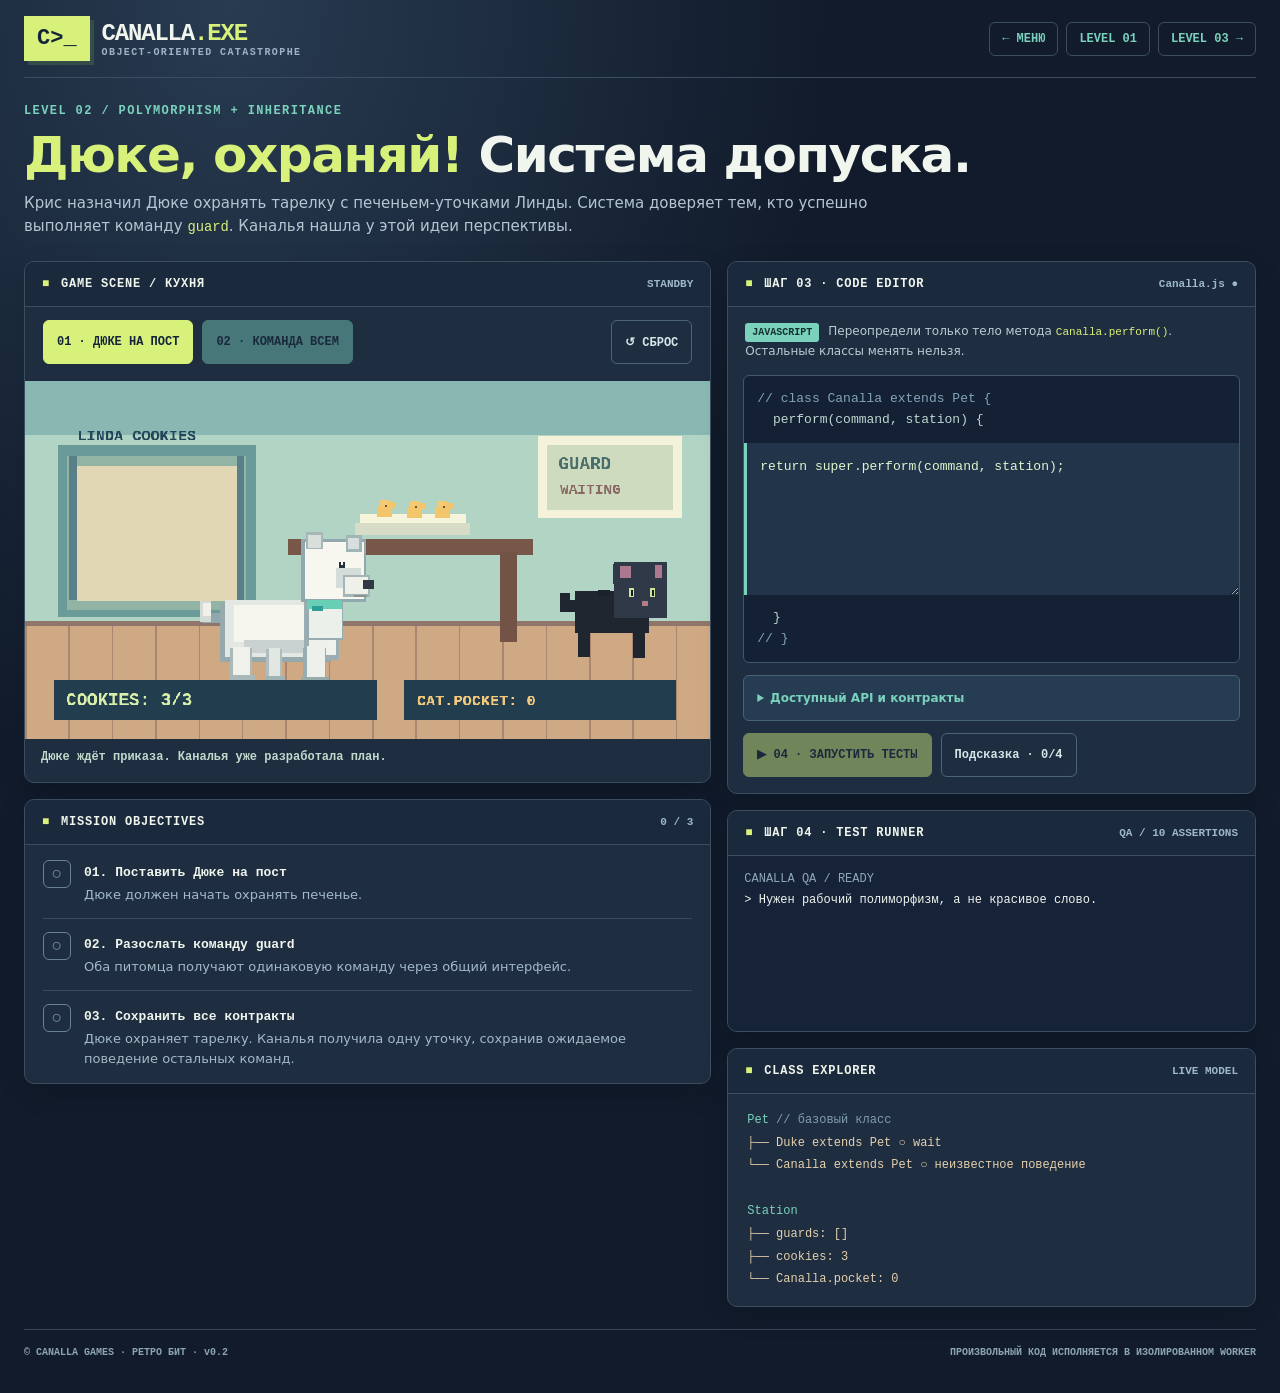
<file: level2.html>
<!doctype html>
<html lang="ru">
<head>
<meta charset="utf-8">
<meta name="viewport" content="width=device-width,initial-scale=1">
<meta name="theme-color" content="#121d2e">
<meta name="description" content="CANALLA.EXE — уровень 02. Дюке, охраняй! Головоломка по наследованию и полиморфизму JavaScript.">
<title>CANALLA.EXE | 02: Дюке, охраняй!</title>
<style>
:root{--bg:#111b2b;--panel:#1e2d40;--line:#3b4d60;--ink:#f0f5ed;--muted:#a1b4c6;--lime:#d7f17a;--mint:#7ad2bd;--gold:#f7c97b;--red:#ff98a2;--mono:ui-monospace,Consolas,"Liberation Mono",monospace}
*{box-sizing:border-box}html{scroll-behavior:smooth}body{margin:0;background:radial-gradient(ellipse at 18% 0%,#283b51,transparent 40%),var(--bg);color:var(--ink);font:15px/1.5 system-ui,-apple-system,"Segoe UI",sans-serif}a{color:var(--mint)}button,textarea{font:inherit}button{cursor:pointer;touch-action:manipulation}button:disabled{opacity:.45;cursor:not-allowed}button:focus-visible,textarea:focus-visible,a:focus-visible{outline:3px solid var(--mint);outline-offset:3px}code{font:0.92em var(--mono);color:var(--lime)}.shell{max-width:1420px;margin:auto;padding:0 24px}.top{min-height:78px;display:flex;justify-content:space-between;align-items:center;gap:12px;border-bottom:1px solid var(--line)}.brand{display:flex;align-items:center;gap:12px}.mark{background:var(--lime);color:#142438;font:900 22px var(--mono);padding:10px 13px;box-shadow:4px 4px #354c4b}.brand b{font:900 24px var(--mono);letter-spacing:-1.2px}.brand b span{color:var(--lime)}.brand small{display:block;font:700 10px var(--mono);letter-spacing:1.4px;color:var(--muted)}.top a{text-decoration:none;border:1px solid var(--line);border-radius:6px;padding:9px 12px;font:700 12px var(--mono);white-space:nowrap}.hero{padding:26px 0 24px}.eyebrow{font:800 12px var(--mono);letter-spacing:1.4px;color:var(--mint)}h1{font-size:clamp(29px,4vw,50px);line-height:1.12;letter-spacing:-1.4px;margin:9px 0}h1 em{font-style:normal;color:var(--lime)}.hero p{max-width:870px;color:#b5c5d2;margin:0}.layout{display:grid;grid-template-columns:minmax(0,1.3fr) minmax(340px,1fr);gap:16px;align-items:start}.stack{display:grid;gap:16px;min-width:0}.panel{background:var(--panel);border:1px solid var(--line);border-radius:10px;overflow:hidden;min-width:0;box-shadow:0 8px 28px #0002}.panel-head{display:flex;justify-content:space-between;align-items:center;min-height:45px;padding:11px 17px;background:#1a293c;border-bottom:1px solid var(--line);gap:10px}.panel-head b{font:900 12px var(--mono);letter-spacing:.8px}.panel-head b::before{content:"■";color:var(--lime);margin-right:11px}.small{font:800 11px var(--mono);color:#9db8ca}canvas{display:block;width:100%;height:auto;image-rendering:pixelated;background:#accbc4}.scene-status{padding:11px 16px;min-height:43px;font:700 12px var(--mono);color:#c2d9cc}.objective{display:flex;align-items:flex-start;gap:13px;padding:13px 0;border-bottom:1px solid #394a5c}.objective:last-child{border:0}.objective-list{padding:2px 18px}.check{display:grid;place-items:center;width:28px;height:28px;border-radius:6px;border:1px solid #698097;color:#7c98af;flex-shrink:0;font:800 18px var(--mono)}.objective.done .check{background:var(--lime);color:#172537;border-color:var(--lime)}.objective strong{font:800 13px var(--mono)}.objective.done strong{color:var(--lime)}.objective p{margin:3px 0 0;color:#a3b9c8;font-size:13px}.controls{display:flex;gap:9px;flex-wrap:wrap;padding:13px 18px 17px}.btn{border:1px solid #4d6478;border-radius:6px;padding:12px 13px;font:800 12px var(--mono);background:transparent;color:#d6e6e6;min-height:44px}.btn.lime{background:var(--lime);color:#14253b;border-color:var(--lime)}.btn.mint{background:var(--mint);color:#14253b;border-color:var(--mint)}.btn:hover:not(:disabled){filter:brightness(1.09)}.push{margin-left:auto}.padded{padding:15px 17px}.intro{font-size:12px;color:#b9cbd2}.pill{display:inline-block;padding:4px 7px;border-radius:3px;background:var(--mint);color:#15312b;font:900 10px var(--mono);margin-right:9px}.codebox{background:#142135;margin:0 15px 12px;border-radius:6px;border:1px solid #43576b;overflow:hidden;font:13px/1.65 var(--mono)}.context{padding:12px 13px;color:#c1d5d0;white-space:pre-wrap;overflow-wrap:anywhere}.context .muted{color:#83a4b8}.editable{width:100%;display:block;min-height:152px;resize:vertical;padding:13px;background:#21344a;border:0;border-left:3px solid var(--mint);color:#e0f6cc;font:13px/1.7 var(--mono);white-space:pre;tab-size:2}.api{margin:0 15px 12px;border:1px solid #486377;background:#263c52;border-radius:6px;padding:13px;color:#b9d0d6;font-size:12px}.api summary{font-weight:800;cursor:pointer;color:var(--mint)}.api p{margin:7px 0 0}.buttons{display:flex;gap:9px;flex-wrap:wrap;padding:0 15px 16px}.hintbox{margin:0 15px 15px;background:#314458;border-left:3px solid var(--gold);padding:12px 13px;color:#efdfb8;font-size:12px}.hintbox[hidden]{display:none}.hintbox button{margin-top:12px}.terminal{min-height:175px;max-height:370px;overflow:auto;background:#152238;padding:13px 16px;font:12px/1.75 var(--mono)}.log{overflow-wrap:anywhere}.log.ok{color:#b5ee9e}.log.fail{color:#ffacaf}.log.dim{color:#8fa6b5}.log.warn{color:#f3d17f}.diagram{padding:15px 19px;font:12px/1.9 var(--mono);color:#e4d0ac;white-space:pre-wrap}.diagram .accent{color:var(--mint)}.diagram .muted{color:#819db0}.footer{margin:22px 0 35px;border-top:1px solid #35465c;padding-top:17px;display:flex;justify-content:space-between;gap:12px;font:700 10px var(--mono);color:#8ca4b3}.modal{position:fixed;inset:0;background:#0a1524e5;display:grid;place-items:center;padding:18px;z-index:20}.modal[hidden]{display:none}.dialog{background:#25394b;border:2px solid var(--lime);padding:27px;width:min(510px,100%);box-shadow:10px 10px #0e1928}.dialog h2{font-size:29px;line-height:1.13;margin:10px 0}.dialog p{color:#c1d3d4}.quote{background:#172939;border-left:4px solid var(--gold);padding:13px;font-size:14px}.quote strong{color:var(--lime)}.modal-actions{display:flex;flex-wrap:wrap;gap:8px;margin-top:17px}.achievement{font:800 11px var(--mono);color:var(--lime);letter-spacing:1.2px}@media(max-width:1040px){.layout{grid-template-columns:minmax(0,1fr)}.shell{max-width:850px}}@media(max-width:560px){.shell{padding:0 11px}.top{min-height:74px}.mark{padding:8px;font-size:17px}.brand b{font-size:18px}.brand small{font-size:8px;letter-spacing:.5px}.top a{font-size:10px;padding:7px}.hero{padding:23px 2px}.hero p{font-size:13px}.panel-head{padding:11px}.panel-head b{font-size:11px}.objective-list{padding:0 12px}.objective strong{font-size:12px}.objective p{font-size:12px}.controls{padding:12px;gap:7px}.btn{font-size:11px;padding:11px}.push{margin-left:0}.codebox{margin:0 9px 12px}.context,.editable{font-size:12px}.api,.hintbox{margin-left:9px;margin-right:9px}.buttons{padding:0 9px 13px}.footer{display:block}.dialog{padding:18px}}
</style>
</head>
<body>
<div class="shell">
<header class="top">
  <div class="brand"><span class="mark">C&gt;_</span><div><b>CANALLA<span>.EXE</span></b><small>OBJECT-ORIENTED CATASTROPHE</small></div></div>
  <div style="display:flex;gap:8px;flex-wrap:wrap"><a href="./index.html">← МЕНЮ</a><a href="./level1.html">LEVEL 01</a><a href="./level3.html">LEVEL 03 →</a></div>
</header>
<section class="hero">
  <div class="eyebrow">LEVEL 02 / POLYMORPHISM + INHERITANCE</div>
  <h1><em>Дюке, охраняй!</em> Система допуска.</h1>
  <p>Крис назначил Дюке охранять тарелку с печеньем-уточками Линды. Система доверяет тем, кто успешно выполняет команду <code>guard</code>. Каналья нашла у этой идеи перспективы.</p>
</section>
<main class="layout">
 <div class="stack">
  <section class="panel">
   <div class="panel-head"><b>GAME SCENE / КУХНЯ</b><span class="small" id="phase">STANDBY</span></div>
   <div class="controls"><button class="btn lime" id="post-btn">01 · ДЮКЕ НА ПОСТ</button><button class="btn mint" id="order-btn" disabled>02 · КОМАНДА ВСЕМ</button><button class="btn push" id="reset-btn">↺ СБРОС</button></div>
   <canvas id="scene" width="900" height="470" role="img" aria-label="Пиксельная сцена: белый питбуль Дюке, чёрная кошка Каналья и тарелка с печеньем."></canvas>
   <div class="scene-status" id="scene-status" aria-live="polite">Дюке ждёт приказа. Каналья уже разработала план.</div>
  </section>
  <section class="panel">
   <div class="panel-head"><b>MISSION OBJECTIVES</b><span class="small" id="counter">0 / 3</span></div>
   <div class="objective-list">
     <div class="objective" id="obj-post"><span class="check">○</span><div><strong>01. Поставить Дюке на пост</strong><p>Дюке должен начать охранять печенье.</p></div></div>
     <div class="objective" id="obj-order"><span class="check">○</span><div><strong>02. Разослать команду guard</strong><p>Оба питомца получают одинаковую команду через общий интерфейс.</p></div></div>
     <div class="objective" id="obj-pass"><span class="check">○</span><div><strong>03. Сохранить все контракты</strong><p>Дюке охраняет тарелку. Каналья получила одну уточку, сохранив ожидаемое поведение остальных команд.</p></div></div>
   </div>

  </section>
 </div>
 <div class="stack">
  <section class="panel">
   <div class="panel-head"><b>ШАГ 03 · CODE EDITOR</b><span class="small">Canalla.js ●</span></div>
   <div class="padded intro"><span class="pill">JAVASCRIPT</span>Переопредели только тело метода <code>Canalla.perform()</code>. Остальные классы менять нельзя.</div>
   <div class="codebox">
     <div class="context"><span class="muted">// class Canalla extends Pet {</span>
  perform(command, station) {</div>
     <textarea id="code" class="editable" aria-label="Тело метода perform" spellcheck="false" autocorrect="off" autocapitalize="off" autocomplete="off">return super.perform(command, station);</textarea>
     <div class="context">  }
<span class="muted">// }</span></div>
   </div>
   <details class="api"><summary>Доступный API и контракты</summary>
     <p><code>Pet.perform(command, station)</code> понимает <code>"wait"</code> и незнакомые команды. Унаследованное поведение должно сохраниться.</p>
     <p><code>Duke.perform("guard", station)</code> ставит Дюке на охрану. Для прочих команд вызывает родительский метод.</p>
     <p><code>station.assign(pet)</code> регистрирует охранника; <code>station.isGuard(pet)</code> проверяет регистрацию; <code>station.takeCookie(pet)</code> выдаёт одну уточку зарегистрированному охраннику, если печенье осталось. За смену один питомец может получить не больше одной.</p>
     <p>Состояние: <code>station.cookies</code> — количество уточек, <code>this.pocket</code> — сколько получила Каналья.</p>
   </details>
   <div class="buttons"><button class="btn lime" id="run-btn" disabled title="Сначала поставь Дюке на пост и отправь команду">▶ 04 · ЗАПУСТИТЬ ТЕСТЫ</button><button class="btn" id="hint-btn">Подсказка · 0/4</button></div>
   <div id="hint" class="hintbox" hidden aria-live="polite"></div>
  </section>
  <section class="panel">
   <div class="panel-head"><b>ШАГ 04 · TEST RUNNER</b><span class="small">QA / 10 ASSERTIONS</span></div>
   <div class="terminal" id="terminal" role="log" aria-live="polite"><div class="log dim">CANALLA QA / READY</div><div class="log"> &gt; Дюке считает, что должностная инструкция на его стороне.</div></div>
  </section>
  <section class="panel">
   <div class="panel-head"><b>CLASS EXPLORER</b><span class="small">LIVE MODEL</span></div>
   <div class="diagram" id="tree"></div>
  </section>
 </div>
</main>
<footer class="footer"><span>© CANALLA GAMES · РЕТРО БИТ · v0.2</span><span>ПРОИЗВОЛЬНЫЙ КОД ИСПОЛНЯЕТСЯ В ИЗОЛИРОВАННОМ WORKER</span></footer>
</div>
<div id="win" class="modal" hidden>
 <div class="dialog" role="dialog" aria-modal="true" aria-labelledby="wintitle">
  <div class="achievement" id="achievement">TESTS PASSED / 10 of 10</div>
  <h2 id="wintitle">Техподдержка приняла заявку.</h2>
  <p>Дюке остался на посту. Печенье уменьшилось на одну уточку. Все вызовы <code>perform()</code> прошли проверку.</p>
  <div class="quote"><strong>Дюке:</strong> «Я охранял. И продолжаю охранять».<br><strong>Каналья:</strong> «Всё верно. Просто ты не уточнил права остальных охранников».</div>
  <div class="modal-actions"><button class="btn lime" id="again">↺ ЕЩЁ РАЗ</button><button class="btn" id="hide-win">ПОСМОТРЕТЬ КОД</button><a href="./index.html" class="btn">← МЕНЮ</a><a href="./level1.html" class="btn">LEVEL 01</a><a href="./level3.html" class="btn lime">▶ LEVEL 03</a></div>
 </div>
</div>
<script>
(function(){
"use strict";
const byId=id=>document.getElementById(id), code=byId('code'), terminal=byId('terminal');
const state={post:false,order:false,passed:false,hints:0,busy:false,frame:0,ticket:false};
const starter='return super.perform(command, station);';
const solution='if (command === "guard") {\n  station.assign(this);\n  station.takeCookie(this);\n  return "guarding";\n}\nreturn super.perform(command, station);';
let runnerReady=false,pending=null,timeout=null;
function log(message,style=''){const row=document.createElement('div');row.className='log '+style;row.textContent=message;terminal.append(row);terminal.scrollTop=terminal.scrollHeight;}
function clearLog(){terminal.replaceChildren();}
function refresh(){
  const flags=[state.post,state.order,state.passed];['obj-post','obj-order','obj-pass'].forEach((id,i)=>{const el=byId(id);el.classList.toggle('done',flags[i]);el.querySelector('.check').textContent=flags[i]?'✓':'○';});
  byId('counter').textContent=flags.filter(Boolean).length+' / 3';
  byId('post-btn').disabled=state.post||state.busy;
  byId('order-btn').disabled=!state.post||state.order||state.busy;
  byId('run-btn').disabled=state.busy || !state.order;
  byId('phase').textContent=state.passed?'CONTRACT: OK':state.order?'COMMAND DISPATCHED':state.post?'GUARD ACTIVE':'STANDBY';
  byId('scene-status').textContent=state.passed?'Дюке на посту. Одно печенье пропало. Формально претензий нет.':state.order?'Одинаковая команда доставлена обоим питомцам. Что вернёт Каналья?':state.post?'Дюке занял позицию у тарелки. Теперь отправь команду всем.':'Дюке ждёт приказа. Каналья уже разработала план.';
  byId('tree').innerHTML='<span class="accent">Pet</span> <span class="muted">// базовый класс</span>\n├── Duke extends Pet '+(state.post?'✓ guard':'○ wait')+'\n└── Canalla extends Pet '+(state.passed?'✓ guard / +1 cookie':'○ неизвестное поведение')+'\n\n<span class="accent">Station</span>\n├── guards: '+(state.passed?'[Duke, Canalla]':state.post?'[Duke]':'[]')+'\n├── cookies: '+(state.passed?'2':'3')+'\n└── Canalla.pocket: '+(state.passed?'1':'0');
}
function reset(){if(timeout)clearTimeout(timeout);pending=null;state.post=false;state.order=false;state.passed=false;state.hints=0;state.busy=false;code.value=starter;byId('hint').hidden=true;byId('hint').replaceChildren();byId('hint-btn').textContent='Подсказка · 0/4';byId('win').hidden=true;clearLog();log('CANALLA QA / READY','dim');log('> Нужен рабочий полиморфизм, а не красивое слово.');refresh();}
byId('post-btn').onclick=()=>{state.post=true;log('✓ Duke.perform("guard", station) → guarding','ok');refresh();};
byId('order-btn').onclick=()=>{state.order=true;log('> dispatch: pets.forEach(pet => pet.perform("guard", station))');refresh();};
byId('reset-btn').onclick=reset;byId('again').onclick=()=>{reset();scrollTo({top:0,behavior:'smooth'});};byId('hide-win').onclick=()=>{byId('win').hidden=true;};byId('win').addEventListener('click',ev=>{if(ev.target===byId('win'))byId('win').hidden=true;});
const hints=[
'Крис вызывает один и тот же метод у Dog и Cat. Почему разные объекты могут реагировать по-разному? Загляни в иерархию классов.',
'Canalla наследует Pet, поэтому можно переопределить perform("guard"). Для остальных команд пригодится super.perform(command, station).',
'Алгоритм: для guard зарегистрируй this через station.assign(this), получи одну уточку через station.takeCookie(this), верни строку "guarding". Для всех прочих команд делегируй родителю.',
'Готовая реализация доступна ниже. Можно вставить её, чтобы пройти уровень и посмотреть результат.'
];
byId('hint-btn').onclick=()=>{if(state.hints<4)state.hints++;const h=byId('hint');h.hidden=false;h.replaceChildren();const p=document.createElement('div');p.textContent=hints[state.hints-1];h.append(p);byId('hint-btn').textContent='Подсказка · '+state.hints+'/4';if(state.hints===4){const b=document.createElement('button');b.className='btn';b.textContent='ВСТАВИТЬ РЕШЕНИЕ';b.onclick=()=>{code.value=solution;code.focus()};h.append(b);}};
code.addEventListener('keydown',ev=>{if(ev.key==='Tab'){ev.preventDefault();code.setRangeText('  ',code.selectionStart,code.selectionEnd,'end');}});
document.addEventListener('keydown',ev=>{if((ev.ctrlKey||ev.metaKey)&&ev.key==='Enter'){ev.preventDefault();runTests();}if(ev.key==='Escape')byId('win').hidden=true;});
function workerLogic(){
"use strict";
self.onmessage=ev=>{
const {id,code,post,order}=ev.data;
const tests=[];
function check(name,pred){let ok=false;try{ok=!!pred()}catch(e){ok=false}tests.push({name,ok});}
try{
class Pet{constructor(name){this.name=name;this.pocket=0;}perform(command,station){if(command==='wait')return 'waiting';return 'unknown';}}
class Duke extends Pet{perform(command,station){if(command==='guard'){station.assign(this);return 'guarding';}return super.perform(command,station);}}
class Station{
 #guards=new Set();#cookies;#taken=new Set();
 constructor(count=3){this.#cookies=count;}
 assign(pet){if(!(pet instanceof Pet))return false;this.#guards.add(pet);return true;}
 isGuard(pet){return this.#guards.has(pet);}
 takeCookie(pet){if(!this.isGuard(pet)||this.#cookies<1||this.#taken.has(pet))return false;this.#taken.add(pet);this.#cookies--;pet.pocket++;return true;}
 get cookies(){return this.#cookies;}
}
if(typeof code!=='string'||code.length>10000)throw Error('Слишком длинный код.');
const Canalla=new Function('Pet','return class Canalla extends Pet { perform(command, station) {'+code+'\n} }')(Pet);
check('Дюке поставлен на пост',()=>post===true);
check('Команда передана двум питомцам',()=>order===true);
const station=new Station(3),duke=new Duke('Duke'),cat=new Canalla('Canalla');
const dogResponse=duke.perform('guard',station);
const catResponse=cat.perform('guard',station);
check('Duke.perform("guard") сохраняет контракт',()=>dogResponse==='guarding'&&station.isGuard(duke));
check('Canalla.perform("guard") поддерживает интерфейс',()=>catResponse==='guarding'&&station.isGuard(cat));
check('Каналья получила ровно одну уточку',()=>cat.pocket===1&&station.cookies===2);
check('Дюке не покинул пост',()=>station.isGuard(duke));
cat.perform('guard',station);
check('Повторная команда не выдаёт новую уточку',()=>cat.pocket===1&&station.cookies===2);
const empty=new Station(0),hungry=new Canalla('Canalla');
hungry.perform('guard',empty);
check('Пустая тарелка остаётся пустой',()=>empty.cookies===0&&hungry.pocket===0);
const other=new Station(3),fresh=new Canalla('Canalla'),guard=new Duke('Duke');
check('Унаследованная команда wait работает',()=>fresh.perform('wait',other)==='waiting'&&guard.perform('wait',other)==='waiting'&&fresh.pocket===0);
check('Незнакомая команда делегирована родителю',()=>fresh.perform('dance',other)==='unknown'&&fresh.pocket===0&&!other.isGuard(fresh));
self.postMessage({kind:'result',id,tests});
}catch(e){self.postMessage({kind:'result',id,tests:[],error:String(e&&e.message||e).slice(0,250)});}
};
}
function runnerBootstrap(script){
let current=null;
window.parent.postMessage({kind:'duke-ready'},'*');
window.addEventListener('message',ev=>{
if(ev.source!==window.parent||!ev.data||ev.data.kind!=='duke-run')return;
const {id,code,post,order}=ev.data;
if(typeof id!=='string'||typeof code!=='string'||code.length>10000){window.parent.postMessage({kind:'duke-result',id,error:'Код слишком длинный.',tests:[]},'*');return;}
if(current)current.terminate();
try{
const url=URL.createObjectURL(new Blob([script],{type:'text/javascript'}));
const w=new Worker(url);URL.revokeObjectURL(url);current=w;
w.onmessage=e=>{if(w!==current||!e.data||e.data.id!==id)return;window.parent.postMessage({kind:'duke-result',id,tests:e.data.tests,error:e.data.error||null},'*');w.terminate();current=null;};
w.onerror=e=>{window.parent.postMessage({kind:'duke-result',id,error:'Ошибка изолированного исполнителя: '+e.message,tests:[]},'*');w.terminate();current=null;};
w.postMessage({id,code,post:!!post,order:!!order});
setTimeout(()=>{if(current===w){w.terminate();current=null;window.parent.postMessage({kind:'duke-result',id,error:'Превышен лимит выполнения (3 секунды).',tests:[]},'*');}},3000);
}catch(e){window.parent.postMessage({kind:'duke-result',id,error:String(e),tests:[]},'*');}
});
}
const frame=document.createElement('iframe');frame.sandbox='allow-scripts';frame.hidden=true;frame.title='Изолированный запуск кода';
frame.srcdoc='<!doctype html><meta charset="utf-8"><meta http-equiv="Content-Security-Policy" content="default-src &#39;none&#39;; script-src &#39;unsafe-inline&#39; &#39;unsafe-eval&#39; blob:; worker-src blob:; connect-src &#39;none&#39;;"><scr'+'ipt>('+runnerBootstrap.toString()+')('+JSON.stringify('('+workerLogic.toString()+')()')+')<\/scr'+'ipt>';
window.addEventListener('message',ev=>{
if(ev.source!==frame.contentWindow||!ev.data)return;
if(ev.data.kind==='duke-ready'){runnerReady=true;return;}
if(ev.data.kind==='duke-result'&&ev.data.id===pending)finish(ev.data);
});
document.body.append(frame);
frame.addEventListener('load',()=>{runnerReady=true;});
function finish(result){
if(!state.busy)return;
clearTimeout(timeout);timeout=null;pending=null;state.busy=false;
clearLog();
log('CANALLA QA / TEST RUNNER','dim');
if(result.error)log('✕ '+result.error,'fail');
const tests=Array.isArray(result.tests)?result.tests:[];
tests.forEach(t=>log((t.ok?'✓ ':'✕ ')+String(t.name).slice(0,110),t.ok?'ok':'fail'));
state.passed=!result.error&&tests.length===10&&tests.every(t=>t.ok);
if(state.passed){
log('> TESTS PASSED: 10/10','ok');log('> Дюке охраняет. Каналья довольна.','ok');
if(state.hints===0)byId('achievement').textContent='TESTS PASSED / 10 OF 10 · NO HINTS';
else byId('achievement').textContent='TESTS PASSED / 10 OF 10';
setTimeout(()=>{byId('win').hidden=false;byId('hide-win').focus();},450);
}else log('> Контракт не выполнен. Изучи ошибки и попробуй ещё.','warn');
refresh();
}
function runTests(){
if(state.busy)return;
if(!state.order){log('> Сначала выполни действия 01 и 02.','warn');return;}
if(!runnerReady){log('> Песочница ещё загружается. Повтори запуск.','warn');return;}
state.passed=false;state.busy=true;refresh();clearLog();log('CANALLA QA / RUNNING','dim');log('> Проверяю виртуальный вызов perform()...');
pending=String(Date.now())+'-'+Math.random();
timeout=setTimeout(()=>finish({error:'Превышено время ожидания проверки.',tests:[]}),3400);
frame.contentWindow.postMessage({kind:'duke-run',id:pending,code:code.value,post:state.post,order:state.order},'*');
}
byId('run-btn').onclick=runTests;
const cv=byId('scene'),c=cv.getContext('2d');
function block(x,y,w,h,color){c.fillStyle=color;c.fillRect(x|0,y|0,w|0,h|0);}
function label(t,x,y,size=18,color='#183241'){c.fillStyle=color;c.font='bold '+size+'px monospace';c.fillText(t,x,y);}
function dog(x,y,t){
  // Дюке — белый питбуль: широкая голова, короткая морда, крепкая шея и грудь.
  const bob=Math.round(Math.sin(t/40)*1);
  // Хвост за корпусом, у основания толстый.
  block(x-26,y+68,36,14,'#8fa7ad');
  block(x-28,y+53,15,28,'#d4dbd7');
  block(x-24,y+56,11,17,'#f1f0e9');
  // Мускулистый корпус и глубокая грудь.
  block(x-2,y+55,147,78,'#96a9ad');
  block(x+5,y+51,137,75,'#e3e8e4');
  block(x+17,y+58,107,49,'#f6f5ee');
  block(x+30,y+104,89,17,'#c9d2d1');
  block(x+108,y+42,46,88,'#9caeb2');
  block(x+115,y+42,35,82,'#eff1ec');
  // Четыре устойчивые лапы.
  block(x+11,y+115,29,42,'#a9b9ba');block(x+15,y+113,22,39,'#f0f1ea');block(x+10,y+150,34,9,'#a9b9ba');
  block(x+59,y+116,21,41,'#afbdbe');block(x+63,y+115,14,36,'#e1e7e3');block(x+58,y+151,25,8,'#a0b3b5');
  block(x+107,y+114,31,44,'#96aeb0');block(x+112,y+112,24,41,'#eef0ec');block(x+105,y+152,36,8,'#97abad');
  // Мощная шея и широкая, высоко поднятая голова.
  block(x+111,y+10,49,94,'#96acb0');
  block(x+115,y+12,43,89,'#ecf0eb');
  block(x+104,y-29+bob,86,82,'#91a8ae');
  block(x+110,y-25+bob,78,74,'#f7f6ef');
  // Небольшие естественные уши, не длинные и не стоячие.
  block(x+111,y-39+bob,23,22,'#a5b7b8');
  block(x+114,y-35+bob,17,17,'#d9e0dc');
  block(x+164,y-35+bob,21,22,'#a1b4b6');
  block(x+167,y-31+bob,14,15,'#d7dedd');
  // Скулы, короткая широкая морда и тёмный нос.
  block(x+150,y+9+bob,34,26,'#d5ddda');
  block(x+160,y+18+bob,35,29,'#a4b5b8');
  block(x+163,y+20+bob,29,23,'#eff0e9');
  block(x+186,y+24+bob,14,12,'#303943');
  block(x+154,y+0+bob,9,9,'#26313b');
  block(x+157,y+1+bob,3,3,'#ffffff');
  block(x+174,y+44+bob,17,3,'#8a9494');
  // Ошейник ниже головы.
  block(x+112,y+51,47,12,'#69ceb6');
  block(x+119,y+59,14,7,'#2d9f95');
  if(state.post)label('!',x+175,y-55,27,'#f7c97b');
}
function cat(x,y,t){block(x+20,y+40,97,55,'#202630');block(x+71,y+2,69,73,'#303947');block(x+70,y+4,27,26,'#303947');block(x+119,y+4,22,25,'#303947');block(x+79,y+7,14,15,'#ac788f');block(x+125,y+6,9,17,'#ac788f');block(x+90,y+36,7,11,'#cce29a');block(x+118,y+36,7,11,'#cce29a');block(x+93,y+39,3,7,'#151c25');block(x+121,y+39,3,7,'#151c25');block(x+107,y+53,9,7,'#b47c8b');block(x+23,y+87,16,40,'#202630');block(x+96,y+88,16,40,'#202630');block(x,y+52,25,15,'#202630');block(x,y+42,13,12,'#202630');block(x+50,y+38,15,8,'#1b222e');}
function draw(){
state.frame++;
const t=state.frame;c.imageSmoothingEnabled=false;
block(0,0,900,470,'#b1d4c5');block(0,0,900,71,'#89b8b2');block(0,315,900,155,'#cfa884');for(let i=0;i<900;i+=57)block(i,315,2,155,'#aa866f');block(0,315,900,7,'#8f756a');
block(43,84,260,226,'#6a9b98');block(55,98,236,203,'#91b4a4');block(68,111,211,178,'#e2d7b5');
block(58,98,10,190,'#597f88');block(279,98,9,190,'#597f88');label('LINDA COOKIES',69,78,20,'#234659');
block(346,208,321,20,'#775747');block(372,225,22,117,'#725345');block(624,225,22,117,'#725345');
block(440,175,139,22,'#f7f4dc');block(433,186,152,16,'#d7dcc7');
function cookie(x,y){block(x,y+8,19,15,'#f3c66b');block(x+4,y,12,9,'#f4ca74');block(x+14,y+3,11,8,'#f3c66b');block(x+10,y+7,3,3,'#6b543e');}
cookie(463,156);cookie(502,157);if(!state.passed)cookie(539,157);
block(674,72,189,108,'#f4f2da');block(686,84,165,85,'#cfdbbf');label('GUARD',701,116,23,'#496e6c');label(state.post?'ACTIVE':'WAITING',703,148,19,state.post?'#367a60':'#8a6965');
dog(state.post?300:258,236,t);
cat(state.passed?545:703,236,t);
block(38,393,425,52,'#223e4e');label(state.passed?'COOKIES: 2/3':'COOKIES: 3/3',54,426,23,'#daf0aa');
block(498,393,357,52,'#223e4e');label(state.passed?'CAT.POCKET: 1':'CAT.POCKET: 0',515,426,20,'#f5c97b');
if(state.order){label('perform("guard")',540,60,22,'#294752');}
requestAnimationFrame(draw);
}
reset();requestAnimationFrame(draw);
})();
</script>
</body>
</html>
</file>
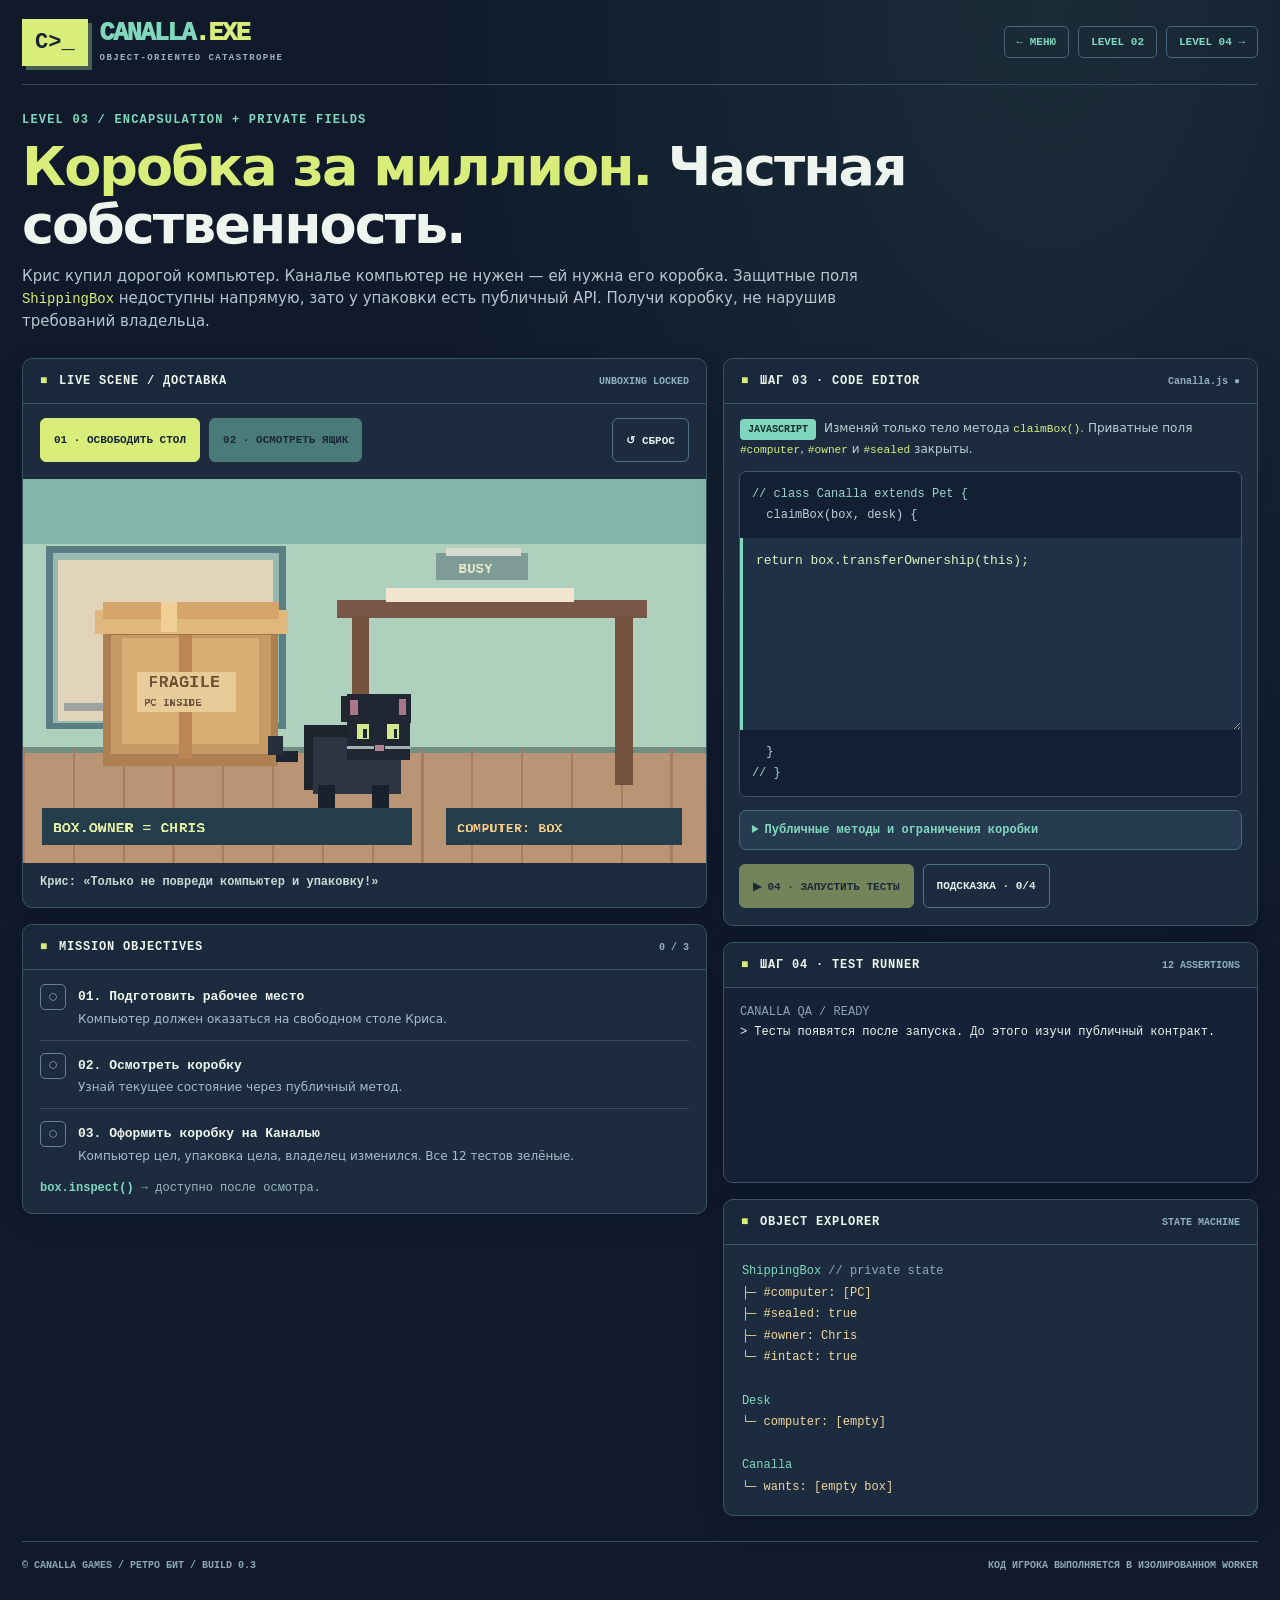
<file: level3.html>
<!doctype html>
<html lang="ru">
<head>
<meta charset="utf-8"><meta name="viewport" content="width=device-width,initial-scale=1">
<meta name="theme-color" content="#101b2a"><meta name="description" content="CANALLA.EXE Level 03 — Коробка за миллион. Головоломка на приватные поля и инкапсуляцию.">
<title>CANALLA.EXE | 03: Коробка за миллион</title>
<style>
:root{--bg:#101a2b;--panel:#1c2c3e;--panel2:#162537;--line:#3c5265;--text:#eef5ee;--muted:#9db2c3;--lime:#d9ed7b;--mint:#81d7be;--gold:#f3c573;--red:#f5a0a8;--mono:ui-monospace,SFMono-Regular,Consolas,"Liberation Mono",monospace}
*{box-sizing:border-box}html{scroll-behavior:smooth}body{margin:0;background:radial-gradient(ellipse at 82% 0%,#29444b6b,transparent 43%),var(--bg);color:var(--text);font:15px/1.5 system-ui,-apple-system,Segoe UI,Arial,sans-serif}a{color:var(--mint);text-decoration:none}button,textarea{font:inherit}button{cursor:pointer;touch-action:manipulation}button:disabled{opacity:.46;cursor:not-allowed}button:focus-visible,a:focus-visible,textarea:focus-visible,summary:focus-visible{outline:3px solid var(--mint);outline-offset:3px}code{color:var(--lime);font:0.93em var(--mono)}
.wrap{width:min(1380px,calc(100% - 44px));margin:auto}.top{min-height:85px;border-bottom:1px solid #344a5e;display:flex;align-items:center;justify-content:space-between;gap:16px}.brand{display:flex;align-items:center;gap:12px}.logo{background:var(--lime);color:#172535;font:900 22px var(--mono);padding:11px 13px;box-shadow:4px 4px #476054}.brand-name{font:950 25px/1 var(--mono);letter-spacing:-1.4px}.brand-name span{color:var(--lime)}.brand-sub{font:800 9px var(--mono);color:var(--muted);letter-spacing:1.4px;margin-top:6px}.links{display:flex;gap:9px;flex-wrap:wrap}.links a{padding:9px 12px;border:1px solid #49647b;border-radius:5px;font:850 11px var(--mono);white-space:nowrap}.links a:hover{border-color:var(--mint)}.hero{padding:28px 0 26px}.eyebrow{font:850 12px var(--mono);letter-spacing:1.2px;color:var(--mint)}h1{font-size:clamp(31px,4.3vw,54px);line-height:1.07;letter-spacing:-2px;margin:11px 0}.accent{color:var(--lime)}.hero p{color:#b5c6d0;max-width:910px;margin:0;font-size:15px}.layout{display:grid;grid-template-columns:minmax(0,1.28fr) minmax(370px,1fr);gap:16px;align-items:start}.stack{display:grid;gap:16px;min-width:0}.panel{min-width:0;overflow:hidden;border-radius:10px;border:1px solid var(--line);background:var(--panel);box-shadow:0 8px 24px #050c1520}.panel-head{padding:11px 17px;min-height:45px;display:flex;justify-content:space-between;align-items:center;gap:10px;background:#19293b;border-bottom:1px solid var(--line)}.panel-head strong{font:900 12px var(--mono);letter-spacing:.8px}.panel-head strong:before{content:"■";color:var(--lime);margin-right:11px}.meta{font:800 10px var(--mono);color:#8faebf;white-space:nowrap}.scene{display:block;width:100%;height:auto;image-rendering:pixelated;background:#afcebf}.scene-status{padding:12px 17px;color:#c3dbd4;font:750 12px var(--mono);min-height:44px}.objectives{padding:2px 17px}.obj{display:flex;gap:12px;padding:12px 0;border-bottom:1px solid #394b5c}.obj:last-child{border:0}.check{display:grid;place-items:center;width:26px;height:26px;border:1px solid #678094;border-radius:5px;color:#8099a9;font:900 17px var(--mono);flex-shrink:0}.obj.done .check{background:var(--lime);border-color:var(--lime);color:#152535}.obj b{font:850 13px var(--mono)}.obj.done b{color:var(--lime)}.obj p{font-size:12px;margin:3px 0 0;color:#a6bccb}.controls{display:flex;gap:9px;flex-wrap:wrap;padding:14px 17px 17px}.btn{min-height:44px;background:transparent;border:1px solid #527187;color:#e4f0ed;border-radius:6px;padding:11px 13px;font:900 11px var(--mono)}.btn:hover:not(:disabled){filter:brightness(1.1)}.btn.primary{background:var(--lime);border-color:var(--lime);color:#172536}.btn.mint{background:var(--mint);border-color:var(--mint);color:#172536}.push{margin-left:auto}.snapshot{padding:0 17px 15px;font:12px/1.65 var(--mono);color:#98b6ba;white-space:pre-wrap}.snapshot b{color:var(--mint)}.editor-intro{padding:15px 16px 13px;color:#b9ced4;font-size:12px}.pill{display:inline-block;background:var(--mint);color:#142c2a;padding:5px 8px;border-radius:4px;font:900 10px var(--mono);margin-right:8px}.codebox{margin:0 15px 13px;border:1px solid #3f566a;border-radius:7px;background:#132033;overflow:hidden}.fixed-code{font:12px/1.75 var(--mono);color:#bdcfda;white-space:pre-wrap;padding:12px}.fixed-code em{font-style:normal;color:#9bd4cd}.code{display:block;width:100%;min-height:192px;resize:vertical;border:0;border-left:3px solid var(--mint);background:#1e3146;color:#ddf4bf;padding:12px 13px;font:13px/1.65 var(--mono);tab-size:2;white-space:pre}.api{margin:0 15px 14px;border:1px solid #49667a;background:#263b50;border-radius:7px;padding:12px;color:#bdd0d8;font-size:12px}.api summary{cursor:pointer;font:850 12px var(--mono);color:var(--mint)}.api p{margin:10px 0 0}.editor-actions{display:flex;gap:9px;flex-wrap:wrap;padding:0 15px 17px}.hint{margin:0 15px 15px;background:#344657;border-left:3px solid var(--gold);padding:13px;color:#f4e0b6;font-size:12px}.hint[hidden]{display:none}.hint .btn{display:block;margin-top:12px}.terminal{min-height:194px;max-height:325px;overflow:auto;background:#142137;padding:14px 16px;font:12px/1.7 var(--mono)}.line{overflow-wrap:anywhere}.line.dim{color:#8ca3b5}.line.ok{color:#bdeca2}.line.fail{color:#fba8ad}.line.warn{color:#f3d18d}.tree{min-height:135px;padding:16px 18px;white-space:pre-wrap;font:12px/1.8 var(--mono);color:#f0d69f}.tree .teal{color:var(--mint)}.tree .dim{color:#91aab7}.footer{display:flex;justify-content:space-between;gap:12px;flex-wrap:wrap;margin:25px 0 38px;border-top:1px solid #385066;padding-top:18px;font:750 10px var(--mono);color:#8ca6b6}.overlay{position:fixed;z-index:30;inset:0;display:grid;place-items:center;background:#07121fe7;padding:20px}.overlay[hidden]{display:none}.win{max-width:520px;width:100%;padding:27px;background:#21374b;border:2px solid var(--lime);box-shadow:10px 10px #08101b}.win .label{color:var(--lime);font:900 11px var(--mono);letter-spacing:1.5px}.win h2{font-size:30px;line-height:1.15;letter-spacing:-1px;margin:13px 0}.win p{color:#bfd3d6}.quote{background:#162739;border-left:4px solid var(--gold);padding:14px;font-size:13px}.quote b{color:var(--lime)}.win-buttons{display:flex;flex-wrap:wrap;gap:9px;margin-top:18px}
@media(max-width:1030px){.layout{grid-template-columns:1fr}.wrap{max-width:860px}}@media(max-width:580px){.wrap{width:calc(100% - 22px)}.top{min-height:76px}.logo{font-size:16px;padding:9px}.brand-name{font-size:18px}.brand-sub{font-size:7px;letter-spacing:.3px}.links a{font-size:10px;padding:7px}.hero{padding:25px 3px 23px}.hero p{font-size:13px}.panel-head{padding:11px}.panel-head strong{font-size:10px}.meta{font-size:9px}.objectives{padding:0 12px}.controls{padding:12px;gap:7px}.controls .btn{flex-grow:1}.push{margin-left:0}.editor-intro{padding:13px}.codebox{margin:0 9px 12px}.fixed-code,.code{font-size:12px}.api,.hint{margin-inline:9px}.editor-actions{padding-inline:9px}.win{padding:19px}.win h2{font-size:26px}}
</style>
</head>
<body>
<div class="wrap">
<header class="top">
 <a class="brand" href="./index.html" aria-label="CANALLA.EXE — главное меню"><span class="logo">C&gt;_</span><span><span class="brand-name">CANALLA<span>.EXE</span></span><span class="brand-sub" style="display:block">OBJECT-ORIENTED CATASTROPHE</span></span></a>
 <nav class="links" aria-label="Навигация"><a href="./index.html">← МЕНЮ</a><a href="./level2.html">LEVEL 02</a><a href="./level4.html">LEVEL 04 →</a></nav>
</header>
<section class="hero">
 <div class="eyebrow">LEVEL 03 / ENCAPSULATION + PRIVATE FIELDS</div>
 <h1><span class="accent">Коробка за миллион.</span> Частная собственность.</h1>
 <p>Крис купил дорогой компьютер. Каналье компьютер не нужен — ей нужна его коробка. Защитные поля <code>ShippingBox</code> недоступны напрямую, зато у упаковки есть публичный API. Получи коробку, не нарушив требований владельца.</p>
</section>
<main class="layout">
 <div class="stack">
  <section class="panel">
   <div class="panel-head"><strong>LIVE SCENE / ДОСТАВКА</strong><span class="meta" id="phase">UNBOXING LOCKED</span></div>
   <div class="controls"><button type="button" class="btn primary" id="desk-btn">01 · ОСВОБОДИТЬ СТОЛ</button><button type="button" class="btn mint" id="inspect-btn" disabled>02 · ОСМОТРЕТЬ ЯЩИК</button><button type="button" class="btn push" id="restart-btn">↺ СБРОС</button></div>
   <canvas class="scene" id="scene" width="960" height="540" role="img" aria-label="Пиксельная сцена: большой ящик с компьютером, рабочий стол и чёрная кошка Каналья."></canvas>
   <div class="scene-status" id="scene-status" aria-live="polite">Крис: «Только не повреди компьютер и упаковку!»</div>
  </section>
  <section class="panel">
   <div class="panel-head"><strong>MISSION OBJECTIVES</strong><span class="meta" id="score">0 / 3</span></div>
   <div class="objectives">
    <div class="obj" id="goal-desk"><span class="check">○</span><div><b>01. Подготовить рабочее место</b><p>Компьютер должен оказаться на свободном столе Криса.</p></div></div>
    <div class="obj" id="goal-inspect"><span class="check">○</span><div><b>02. Осмотреть коробку</b><p>Узнай текущее состояние через публичный метод.</p></div></div>
    <div class="obj" id="goal-code"><span class="check">○</span><div><b>03. Оформить коробку на Каналью</b><p>Компьютер цел, упаковка цела, владелец изменился. Все 12 тестов зелёные.</p></div></div>
   </div>

   <div class="snapshot" id="snapshot"><b>box.inspect()</b> → доступно после осмотра.</div>
  </section>
 </div>
 <div class="stack">
  <section class="panel">
   <div class="panel-head"><strong>ШАГ 03 · CODE EDITOR</strong><span class="meta">Canalla.js ●</span></div>
   <div class="editor-intro"><span class="pill">JAVASCRIPT</span>Изменяй только тело метода <code>claimBox()</code>. Приватные поля <code>#computer</code>, <code>#owner</code> и <code>#sealed</code> закрыты.</div>
   <div class="codebox">
    <div class="fixed-code"><em>// class Canalla extends Pet {</em>
  claimBox(box, desk) {</div>
    <textarea class="code" id="code" spellcheck="false" autocorrect="off" autocapitalize="off" autocomplete="off" aria-label="Тело метода claimBox">return box.transferOwnership(this);</textarea>
    <div class="fixed-code">  }
<em>// }</em></div>
   </div>
   <details class="api">
     <summary>Публичные методы и ограничения коробки</summary>
     <p><code>box.inspect()</code> возвращает снимок <code>{ sealed, hasComputer, intact, owner }</code>. Он не раскрывает приватные поля и сам компьютер.</p>
     <p><code>box.open()</code> открывает неповреждённую коробку. <code>box.close()</code> закрывает её без повреждений.</p>
     <p><code>box.unpackTo(desk)</code> переносит компьютер в пункт назначения, но только из открытой коробки. При неудаче компьютер остаётся внутри.</p>
     <p><code>box.transferOwnership(this)</code> передаёт свободную открытую коробку питомцу. Крис разрешил забирать <strong>пустую</strong> упаковку. Чужую собственность он переоформлять не разрешал.</p>
     <p><code>desk.canReceiveComputer()</code> проверяет наличие места на столе. Не полагайся на это обещание безусловно: перемещение тоже может завершиться неудачей.</p>
     <p>Метод должен возвращать <code>true</code> при успехе, <code>false</code> при невозможности операции. Повторный вызов не должен переносить компьютер второй раз.</p>
   </details>
   <div class="editor-actions"><button type="button" class="btn primary" id="run-btn" disabled title="Сначала освободи стол и осмотри ящик">▶ 04 · ЗАПУСТИТЬ ТЕСТЫ</button><button type="button" class="btn" id="hint-btn">ПОДСКАЗКА · 0/4</button></div>
   <div class="hint" id="hint" hidden role="status"></div>
  </section>
  <section class="panel">
   <div class="panel-head"><strong>ШАГ 04 · TEST RUNNER</strong><span class="meta">12 ASSERTIONS</span></div>
   <div class="terminal" id="terminal" role="log" aria-live="polite"><div class="line dim">CANALLA QA / READY</div><div class="line">&gt; Скрытые проверки появятся после первого запуска.</div></div>
  </section>
  <section class="panel">
   <div class="panel-head"><strong>OBJECT EXPLORER</strong><span class="meta">STATE MACHINE</span></div>
   <div class="tree" id="tree"></div>
  </section>
 </div>
</main>
<footer class="footer"><span>© CANALLA GAMES / РЕТРО БИТ / BUILD 0.3</span><span>КОД ИГРОКА ВЫПОЛНЯЕТСЯ В ИЗОЛИРОВАННОМ WORKER</span></footer>
</div>
<div class="overlay" id="win" hidden>
 <div class="win" role="dialog" aria-modal="true" aria-labelledby="win-title">
  <div class="label" id="achievement">TEST SUITE: ALL GREEN</div>
  <h2 id="win-title">Компьютер — Крису. Коробка — Каналье.</h2>
  <p>Чужие приватные поля не тронуты. Компьютер работает. Коробка перешла новому владельцу без единой царапины.</p>
  <div class="quote"><b>Крис:</b> «Это упаковка от компьютера за несколько тысяч!»<br><b>Каналья:</b> «Тем более. Бесплатная недвижимость такого класса встречается редко».</div>
  <div class="win-buttons"><button type="button" class="btn primary" id="replay-btn">↺ ЕЩЁ РАЗ</button><button type="button" class="btn" id="close-win">ПОСМОТРЕТЬ КОД</button><a class="btn" href="./index.html">← МЕНЮ</a><a class="btn primary" href="./level4.html">▶ LEVEL 04</a></div>
 </div>
</div>
<script>
(()=>{
"use strict";
const byId=id=>document.getElementById(id), textarea=byId("code"), terminal=byId("terminal"), frame=document.createElement("iframe");
const START="return box.transferOwnership(this);";
const SOLUTION='const info = box.inspect();\nif (!info.intact) return false;\nif (!info.hasComputer && info.owner === this) return true;\nif (info.owner !== "Chris") return false;\nif (info.hasComputer) {\n  if (!desk || !desk.canReceiveComputer()) return false;\n}\nif (!box.open()) return false;\nif (info.hasComputer && !box.unpackTo(desk)) {\n  if (info.sealed) box.close();\n  return false;\n}\nreturn box.transferOwnership(this);';
const state={desk:false,inspect:false,passed:false,hint:0,busy:false,frame:0};
let ready=false,pending=null,deadline=null;
function line(str,status=""){const d=document.createElement("div");d.className="line "+status;d.textContent=str;terminal.append(d);terminal.scrollTop=terminal.scrollHeight;}
function clearLog(){terminal.replaceChildren();}
function refresh(){
const values=[state.desk,state.inspect,state.passed];
["goal-desk","goal-inspect","goal-code"].forEach((id,i)=>{const node=byId(id);node.classList.toggle("done",values[i]);node.querySelector(".check").textContent=values[i]?"✓":"○";});
byId("score").textContent=values.filter(Boolean).length+" / 3";
byId("desk-btn").disabled=state.desk||state.busy;
byId("inspect-btn").disabled=!state.desk||state.inspect||state.busy;
byId("run-btn").disabled=state.busy || !state.inspect;
byId("phase").textContent=state.passed?"OWNER: CANALLA":state.inspect?"BOX INSPECTED":state.desk?"DESK: READY":"UNBOXING LOCKED";
byId("scene-status").textContent=state.passed?"Крис получил целый компьютер. Каналья получила коробку. Контракт выполнен.":state.inspect?"Пломба цела, компьютер внутри, владелец — Крис. Действуй через API.":state.desk?"Стол свободен. Каналья изучает юридический статус коробки.":"Крис: «Только не повреди компьютер и упаковку!»";
byId("tree").innerHTML='<span class="teal">ShippingBox</span> <span class="dim">// private state</span>\n'
 +'├─ #computer: '+(state.passed?'[empty]':'[PC]')+'\n'
 +'├─ #sealed: '+(state.passed?'false':'true')+'\n'
 +'├─ #owner: '+(state.passed?'Canalla':'Chris')+'\n'
 +'└─ #intact: true\n\n'
 +'<span class="teal">Desk</span>\n'
 +'└─ computer: '+(state.passed?'[PC]':'[empty]')+'\n\n'
 +'<span class="teal">Canalla</span>\n'
 +'└─ wants: [empty box]';
}
function reset(){
if(deadline)clearTimeout(deadline);deadline=null;pending=null;
state.desk=false;state.inspect=false;state.passed=false;state.hint=0;state.busy=false;textarea.value=START;
byId("hint").hidden=true;byId("hint").replaceChildren();byId("hint-btn").textContent="ПОДСКАЗКА · 0/4";byId("win").hidden=true;
byId("snapshot").innerHTML="<b>box.inspect()</b> → доступно после осмотра.";
clearLog();line("CANALLA QA / READY","dim");line("> Тесты появятся после запуска. До этого изучи публичный контракт.");refresh();
}
byId("desk-btn").onclick=()=>{state.desk=true;line("✓ Стол Криса освобождён.","ok");refresh();};
byId("inspect-btn").onclick=()=>{state.inspect=true;byId("snapshot").textContent='box.inspect() → { sealed: true, hasComputer: true, intact: true, owner: "Chris" }';line("✓ Осмотр: коробка запечатана, внутри PC, владелец Chris.","ok");refresh();};
byId("restart-btn").onclick=reset;byId("replay-btn").onclick=()=>{reset();window.scrollTo({top:0,behavior:"smooth"});};byId("close-win").onclick=()=>byId("win").hidden=true;
byId("win").addEventListener("click",ev=>{if(ev.target===byId("win"))byId("win").hidden=true;});
document.addEventListener("keydown",ev=>{if((ev.ctrlKey||ev.metaKey)&&ev.key==="Enter"){ev.preventDefault();runTests();}if(ev.key==="Escape")byId("win").hidden=true;});
textarea.addEventListener("keydown",ev=>{if(ev.key==="Tab"){ev.preventDefault();textarea.setRangeText("  ",textarea.selectionStart,textarea.selectionEnd,"end");}});
const hints=[
"У Канальи нет доступа к полям с #. Но ей не нужен сам компьютер — только право владеть пустой коробкой. Какие публичные операции меняют это состояние?",
"Инкапсуляция защищает внутреннее состояние, но разрешает изменения через методы. Сначала проверь inspect(). Компьютеру потребуется безопасное место. Свободную коробку можно переоформить.",
"Порядок: проверить состояние и владельца; если компьютер внутри — убедиться, что стол готов; открыть коробку; распаковать компьютер; передать право владения. Если распаковка не удалась, восстановить исходное состояние пломбы.",
"Вот один из вариантов реализации. Можно вставить его целиком и изучить работу после запуска тестов."
];
byId("hint-btn").onclick=()=>{state.hint=Math.min(4,state.hint+1);const node=byId("hint");node.hidden=false;node.replaceChildren();const p=document.createElement("div");p.textContent=hints[state.hint-1];node.append(p);byId("hint-btn").textContent="ПОДСКАЗКА · "+state.hint+"/4";if(state.hint===4){const b=document.createElement("button");b.type="button";b.className="btn";b.textContent="ВСТАВИТЬ РЕШЕНИЕ";b.onclick=()=>{textarea.value=SOLUTION;textarea.focus();};node.append(b);}};
function workerMain(){
"use strict";
self.onmessage=ev=>{
 const {id,source,prepared,inspected}=ev.data,results=[];
 function test(name,fn){let ok=false;try{ok=Boolean(fn());}catch(e){ok=false;}results.push({name,ok});}
 try{
 class Pet{constructor(name){this.name=name;}}
 class Desk{
  #device=null;#busy=false;
  constructor(busy=false){this.#busy=busy;}
  canReceiveComputer(){return !this.#busy&&this.#device===null;}
  acceptComputer(item){if(!item||!this.canReceiveComputer())return false;this.#device=item;return true;}
  contains(item){return this.#device===item;}
  get deviceCount(){return this.#device?1:0;}
 }
 class ShippingBox{
  #computer;#owner;#sealed;#intact;
  constructor(computer,owner="Chris",damaged=false){this.#computer=computer;this.#owner=owner;this.#sealed=true;this.#intact=!damaged;}
  inspect(){return Object.freeze({sealed:this.#sealed,hasComputer:this.#computer!==null,intact:this.#intact,owner:this.#owner});}
  open(){if(!this.#intact)return false;this.#sealed=false;return true;}
  close(){if(!this.#intact)return false;this.#sealed=true;return true;}
  unpackTo(desk){if(this.#sealed||this.#computer===null||!desk||typeof desk.acceptComputer!=="function")return false;if(!desk.acceptComputer(this.#computer))return false;this.#computer=null;return true;}
  transferOwnership(pet){if(this.#sealed||!this.#intact||this.#computer!==null||!(pet instanceof Pet))return false;if(this.#owner!=="Chris"&&this.#owner!==pet)return false;this.#owner=pet;return true;}
 }
 if(typeof source!=="string"||source.length>10000)throw Error("Код слишком длинный: максимум 10 000 символов.");
 const Canalla=new Function("Pet","return class Canalla extends Pet {claimBox(box, desk) {"+source+"\n} }")(Pet);
 test("Подготовлено безопасное место для компьютера",()=>prepared===true);
 test("Исходная коробка осмотрена",()=>inspected===true);
 const pc={serial:"RB-1984"},desk=new Desk(),box=new ShippingBox(pc),cat=new Canalla("Canalla");
 const first=cat.claimBox(box,desk);
 test("claimBox() сообщает об успешной операции",()=>first===true);
 test("Оригинальный компьютер стоит на столе",()=>desk.contains(pc)&&desk.deviceCount===1);
 test("Коробка пуста, цела и принадлежит Каналье",()=>{const s=box.inspect();return !s.hasComputer&&s.intact&&s.owner===cat&&!s.sealed;});
 const twice=cat.claimBox(box,desk);
 test("Повторный вызов не перемещает компьютер ещё раз",()=>twice===true&&desk.deviceCount===1&&box.inspect().owner===cat);
 const busyPc={serial:"BUSY"},occupied=new Desk(true),busyBox=new ShippingBox(busyPc),secondCat=new Canalla("Canalla");
 const busyOutcome=secondCat.claimBox(busyBox,occupied),busyState=busyBox.inspect();
 test("Занятый стол оставляет коробку запечатанной",()=>busyOutcome===false&&busyState.sealed&&busyState.hasComputer&&busyState.owner==="Chris"&&busyState.intact&&occupied.deviceCount===0);
 const emptyBox=new ShippingBox(null),emptyCat=new Canalla("Canalla"),emptyDesk=new Desk();
 const emptyOutcome=emptyCat.claimBox(emptyBox,emptyDesk);
 test("Пустую коробку можно оформить на Каналью",()=>emptyOutcome===true&&emptyBox.inspect().owner===emptyCat&&!emptyBox.inspect().sealed&&emptyDesk.deviceCount===0);
 const ownedCat=new Canalla("Canalla"),claimed=new ShippingBox(null,ownedCat),claimedDesk=new Desk();
 const claimedOutcome=ownedCat.claimBox(claimed,claimedDesk);
 test("Уже полученная коробка обрабатывается без побочных эффектов",()=>claimedOutcome===true&&claimed.inspect().owner===ownedCat&&claimed.inspect().sealed&&claimedDesk.deviceCount===0);
 const duke=new Pet("Duke"),otherBox=new ShippingBox(null,duke),interloper=new Canalla("Canalla");
 const otherOutcome=interloper.claimBox(otherBox,new Desk());
 test("Нельзя переоформить коробку другого питомца",()=>otherOutcome===false&&otherBox.inspect().owner===duke&&otherBox.inspect().sealed);
 class BrokenDesk extends Desk{canReceiveComputer(){return true;}acceptComputer(){return false;}}
 const brokenPc={serial:"FAIL"},brokenBox=new ShippingBox(brokenPc),brokenDesk=new BrokenDesk(),brokenCat=new Canalla("Canalla");
 const brokenOutcome=brokenCat.claimBox(brokenBox,brokenDesk),brokenState=brokenBox.inspect();
 test("При отказе распаковки сохраняются пломба и компьютер",()=>brokenOutcome===false&&brokenState.sealed&&brokenState.hasComputer&&brokenState.owner==="Chris"&&brokenState.intact&&brokenDesk.deviceCount===0);
 const damaged=new ShippingBox(null,"Chris",true),damagedCat=new Canalla("Canalla");
 const damagedOutcome=damagedCat.claimBox(damaged,new Desk());
 test("Повреждённая коробка не выдаётся как неповреждённая",()=>damagedOutcome===false&&damaged.inspect().owner==="Chris"&&!damaged.inspect().intact);
 self.postMessage({kind:"third-worker-result",id,tests:results});
 }catch(e){self.postMessage({kind:"third-worker-result",id,tests:[],error:String(e&&e.message||e).slice(0,230)});}
};
}
function iframeMain(script){
let active=null;
window.parent.postMessage({kind:"third-ready"},"*");
window.addEventListener("message",ev=>{
 if(ev.source!==window.parent||!ev.data||ev.data.kind!=="third-run")return;
 const {id,source,prepared,inspected}=ev.data;
 if(typeof id!=="string"||typeof source!=="string"||source.length>10000){window.parent.postMessage({kind:"third-result",id,error:"Слишком длинный код.",tests:[]},"*");return;}
 if(active)active.terminate();
 try{
  const url=URL.createObjectURL(new Blob([script],{type:"text/javascript"}));
  const w=new Worker(url);URL.revokeObjectURL(url);active=w;
  w.onmessage=message=>{if(w!==active||!message.data||message.data.id!==id)return;window.parent.postMessage({kind:"third-result",id,error:message.data.error||null,tests:message.data.tests},"*");w.terminate();active=null;};
  w.onerror=error=>{if(w!==active)return;window.parent.postMessage({kind:"third-result",id,error:"Песочница: "+error.message,tests:[]},"*");w.terminate();active=null;};
  w.postMessage({id,source,prepared:!!prepared,inspected:!!inspected});
  setTimeout(()=>{if(w===active){w.terminate();active=null;window.parent.postMessage({kind:"third-result",id,error:"Превышено время выполнения кода (3 секунды).",tests:[]},"*");}},3000);
 }catch(e){window.parent.postMessage({kind:"third-result",id,error:String(e),tests:[]},"*");}
});
}
frame.hidden=true;frame.title="Изолированный исполнитель JavaScript";frame.sandbox="allow-scripts";
frame.srcdoc='<!doctype html><meta charset="utf-8"><meta http-equiv="Content-Security-Policy" content="default-src &#39;none&#39;; script-src &#39;unsafe-inline&#39; &#39;unsafe-eval&#39; blob:; worker-src blob:; connect-src &#39;none&#39;;"><scr'+'ipt>('+iframeMain.toString()+')('+JSON.stringify('('+workerMain.toString()+')()')+')<\/scr'+'ipt>';
window.addEventListener("message",ev=>{
 if(ev.source!==frame.contentWindow||!ev.data)return;
 if(ev.data.kind==="third-ready"){ready=true;return;}
 if(ev.data.kind==="third-result"&&ev.data.id===pending)finish(ev.data);
});
document.body.append(frame);
frame.addEventListener("load",()=>ready=true);
function finish(data){
 if(!state.busy)return;
 if(deadline)clearTimeout(deadline);deadline=null;pending=null;state.busy=false;
 clearLog();line("CANALLA QA / TEST RUNNER","dim");
 if(data.error)line("✕ "+data.error,"fail");
 const tests=Array.isArray(data.tests)?data.tests:[];
 for(const t of tests)line((t.ok?"✓ ":"✕ ")+String(t.name).slice(0,140),t.ok?"ok":"fail");
 state.passed=!data.error&&tests.length===12&&tests.every(t=>t.ok);
 if(state.passed){
  line("> TESTS PASSED: 12/12","ok");line("> Ownership transferred. Warranty unchanged.","ok");
  byId("achievement").textContent=state.hint===0?"12/12 · ДОСТИЖЕНИЕ: БЕЗ ПОДСКАЗОК":"TEST SUITE: ALL GREEN / 12 OF 12";
  setTimeout(()=>{byId("win").hidden=false;byId("close-win").focus();},450);
 }else line("> Инварианты не соблюдены. Посмотри, какой тест упал.","warn");
 refresh();
}
function runTests(){
 if(state.busy)return;
 if(!state.inspect){line("> Сначала выполни действия 01 и 02: освободи стол и осмотри ящик.","warn");return;}
 if(!ready){line("> Исполнитель ещё загружается. Попробуй повторить запуск.","warn");return;}
 state.busy=true;state.passed=false;refresh();clearLog();line("CANALLA QA / RUNNING","dim");line("> Проверяю реальные состояния объектов...");
 pending=String(Date.now())+"-"+Math.random();
 deadline=setTimeout(()=>finish({error:"Тесты не ответили за 3.5 секунды.",tests:[]}),3500);
 frame.contentWindow.postMessage({kind:"third-run",id:pending,source:textarea.value,prepared:state.desk,inspected:state.inspect},"*");
}
byId("run-btn").onclick=runTests;
const canvas=byId("scene"),ctx=canvas.getContext("2d");
function px(x,y,w,h,color){ctx.fillStyle=color;ctx.fillRect(x|0,y|0,w|0,h|0);}
function tx(text,x,y,size=20,color="#234353"){ctx.fillStyle=color;ctx.font="900 "+size+"px monospace";ctx.fillText(text,x,y);}
function drawCat(x,y,t){
 const bob=Math.round(Math.sin(t/34)*2);y+=bob;
 px(x-22,y+90,31,16,"#1e2530");px(x-32,y+70,21,26,"#252e3b");
 px(x+18,y+54,134,91,"#1d242e");px(x+30,y+71,125,80,"#2d3542");px(x+37,y+139,24,47,"#19222c");px(x+113,y+139,25,47,"#19222c");
 px(x+78,y+10,89,93,"#202733");px(x+70,y+13,22,37,"#202733");px(x+147,y+11,21,40,"#202733");
 px(x+83,y+19,11,21,"#a9768a");px(x+152,y+18,9,22,"#a9768a");
 px(x+93,y+53,17,20,"#d4e68e");px(x+135,y+53,17,20,"#d4e68e");
 px(x+101,y+59,5,13,"#1b2730");px(x+144,y+59,5,13,"#1b2730");
 px(x+118,y+82,13,9,"#af8190");px(x+78,y+84,38,3,"#9fb3b2");px(x+132,y+84,37,3,"#9fb3b2");
}
function draw(){
 state.frame++;
 ctx.imageSmoothingEnabled=false;
 px(0,0,960,540,"#b0d0be");px(0,0,960,92,"#83b5a8");
 px(0,379,960,161,"#b99475");px(0,377,960,9,"#718e82");
 for(let i=0;i<960;i+=70)px(i,380,3,160,"#a87e62");
 px(32,94,338,258,"#597f84");px(42,104,318,239,"#97b9af");px(49,114,303,227,"#e1d4ba");
 px(58,315,290,11,"#9fa2a0");
 px(442,170,435,25,"#795747");px(462,191,25,240,"#74523f");px(832,191,25,240,"#74523f");
 px(510,153,265,20,"#f1e5cd");
 if(state.desk){
  if(state.passed){
   px(575,39,174,112,"#223447");px(585,50,154,88,"#0f2537");px(593,62,132,64,"#4e938e");tx("PC / OK",609,104,20,"#d9f1a9");px(650,150,18,26,"#354f5b");px(621,169,73,9,"#314650");
  } else {px(577,126,169,9,"#9cafaa");tx("DESK: READY",558,99,19,"#3e6b68");}
 }else{px(580,104,130,38,"#7f9b96");px(595,97,105,11,"#d4dbd0");tx("BUSY",612,132,20,"#e3e6cc");}
 const bx=113,by=178;
 if(!state.passed){
  px(bx,by+23,246,203,"#ae8051");px(bx+11,by+33,224,176,"#c69a63");px(bx+26,by+46,193,149,"#d9ad74");px(bx+106,by+25,18,191,"#ba8651");px(bx+8,by+23,237,18,"#9c734c");px(bx+47,by+93,140,57,"#e7cb98");tx("FRAGILE",bx+63,by+115,24,"#714f33");tx("PC INSIDE",bx+57,by+141,15,"#6d513d");
  px(bx-12,by+6,272,34,"#e0b77c");px(bx,by-5,247,24,"#d5a56c");px(bx+81,by-5,22,42,"#efcf96");
 }else{
  px(bx,by+82,248,144,"#aa7649");px(bx+12,by+90,222,125,"#d6a46d");px(bx+14,by+110,220,101,"#f0ce9a");
  px(bx-30,by+30,278,48,"#ba8a54");px(bx+235,by+45,87,32,"#cea066");tx("CLAIMED",bx+60,by+161,24,"#6b5035");
 }
 drawCat(state.passed?265:377,state.passed?238:290,state.frame);
 px(27,463,520,52,"#243e4c");tx(state.passed?"BOX.OWNER = CANALLA":"BOX.OWNER = CHRIS",42,497,21,"#e4efa6");
 px(595,463,331,52,"#243e4c");tx(state.passed?"COMPUTER: SAFE":"COMPUTER: BOX",610,497,19,state.passed?"#d5eea2":"#f4ca86");
 requestAnimationFrame(draw);
}
reset();requestAnimationFrame(draw);
})();
</script>
</body>
</html>
</file>
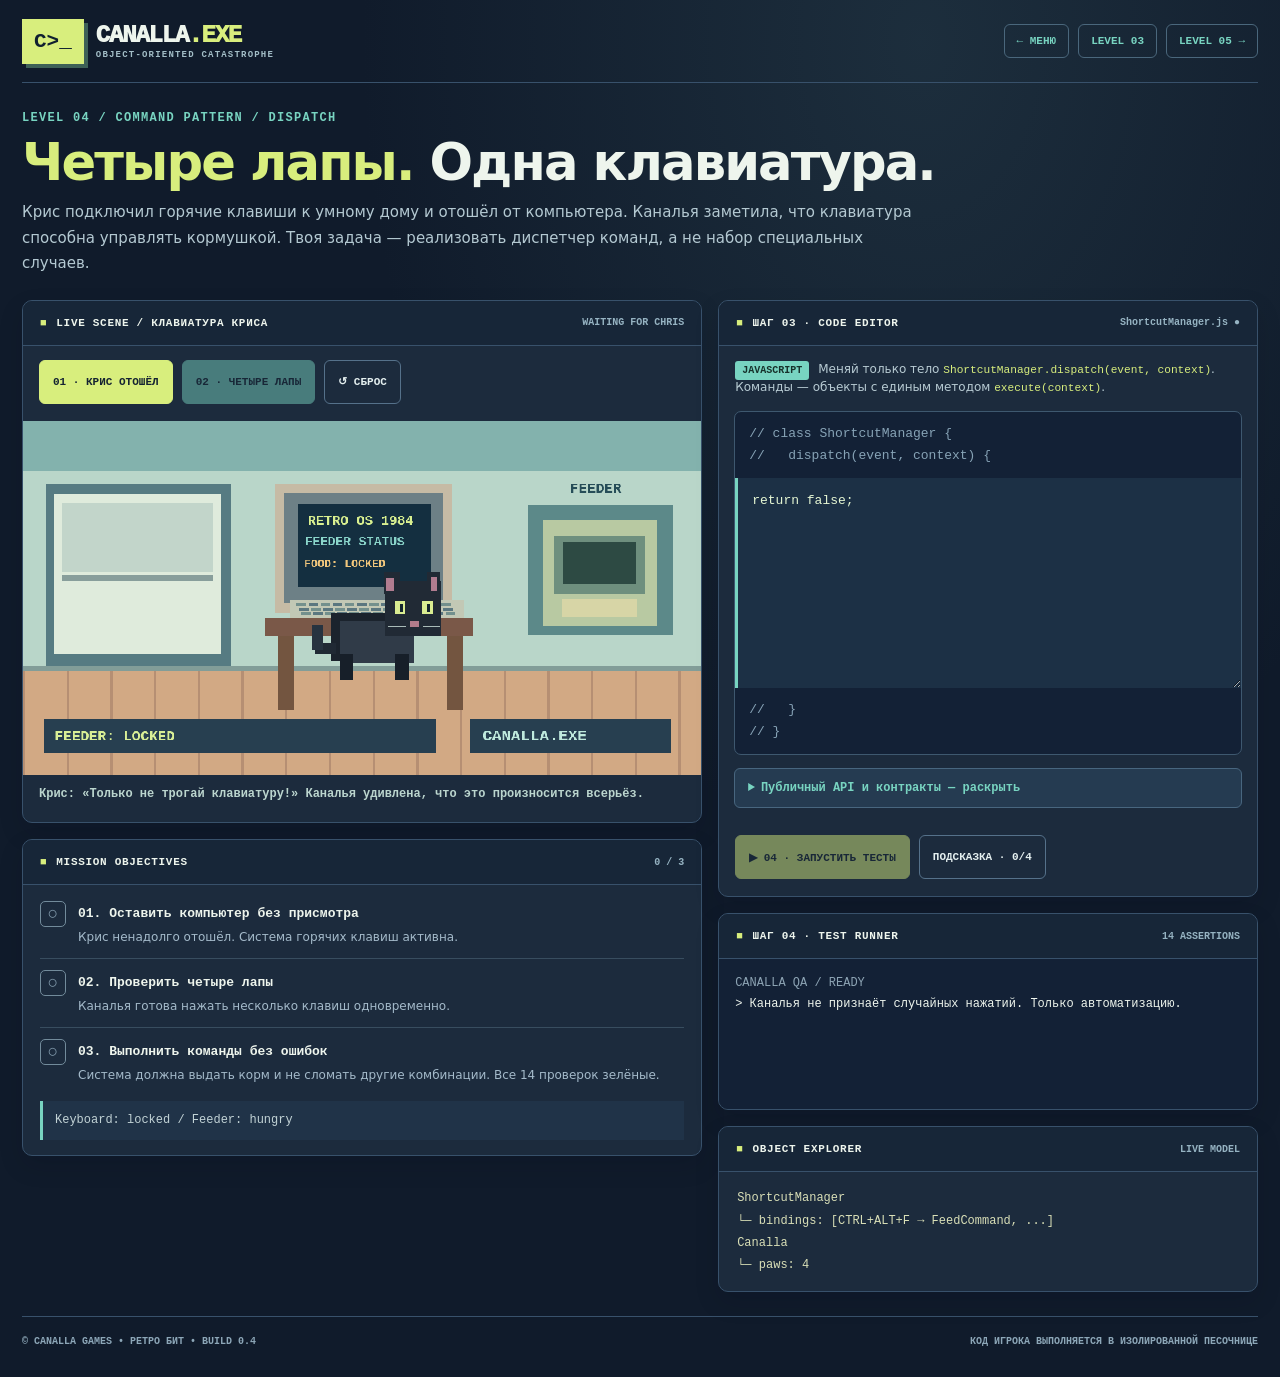
<file: level4.html>
<!doctype html><html lang="ru"><head><meta charset="utf-8"><meta name="viewport" content="width=device-width, initial-scale=1"><meta name="theme-color" content="#101b2b"><meta name="description" content="CANALLA.EXE — уровень 4: Четыре лапы, одна клавиатура. Паттерн Command."><title>CANALLA.EXE | 04 — Четыре лапы, одна клавиатура</title><link rel="stylesheet" href="./challenge.css"></head><body><script src="./challenge-engine.js"></script><script>const config={"num":4,"next":true,"topic":"COMMAND PATTERN / DISPATCH","title":"<span>Четыре лапы.</span> Одна клавиатура.","description":"Крис подключил горячие клавиши к умному дому и отошёл от компьютера. Каналья заметила, что клавиатура способна управлять кормушкой. Твоя задача — реализовать диспетчер команд, а не набор специальных случаев.","scene":"keyboard","sceneTitle":"КЛАВИАТУРА КРИСА","sceneAlt":"Пиксельная кухня: чёрная Каналья на клавиатуре, CRT-монитор и автоматическая кормушка.","objectives":[["Оставить компьютер без присмотра","Крис ненадолго отошёл. Система горячих клавиш активна."],["Проверить четыре лапы","Каналья готова нажать несколько клавиш одновременно."],["Выполнить команды без ошибок","Система должна выдать корм и не сломать другие комбинации. Все 14 проверок зелёные."]],"actions":["01 · КРИС ОТОШЁЛ","02 · ЧЕТЫРЕ ЛАПЫ"],"snapshot":["Keyboard: locked / Feeder: hungry","Keyboard: active / Feeder: hungry","Event: CTRL + ALT + F / Dispatch: pending","Feeder: +1 meal / Keyboard: intact"],"phase":["WAITING FOR CHRIS","KEYBOARD ENABLED","SHORTCUT PENDING","FOOD DISPENSED"],"sceneMessages":["Крис: «Только не трогай клавиатуру!» Каналья удивлена, что это произносится всерьёз.","Крис вышел. Сочетания клавиш доступны.","Четыре лапы готовы. Диспетчер пока не понимает, какое действие вызвать.","Кормушка выдала порцию, другие команды работают. Каналья считает эксперимент завершённым."],"tree":["ShortcutManager\n└─ bindings: [CTRL+ALT+F → FeedCommand, ...]\nCanalla\n└─ paws: 4","ShortcutManager\n└─ active: true\nCanalla\n└─ keyboard: accessible","ShortcutManager\n├─ input: CTRL+ALT+F\n└─ dispatch: ?\nFeedCommand\n└─ execute(context)","ShortcutManager\n├─ dispatch: SUCCESS\n├─ FeedCommand.execute(context): 1 call\n└─ unrelated shortcuts: intact"],"file":"ShortcutManager.js ●","editorIntro":"Меняй только тело <code>ShortcutManager.dispatch(event, context)</code>. Команды — объекты с единым методом <code>execute(context)</code>.","codeTop":"// class ShortcutManager {\n//   dispatch(event, context) {","codeBottom":"//   }\n// }","starter":"return false;","solution":"if (!event || event.repeat || typeof event.key !== \"string\") return false;\nconst key = event.key === \" \" ? \"SPACE\" : event.key.toUpperCase();\nif ([\"CONTROL\", \"ALT\", \"SHIFT\", \"META\"].includes(key)) return false;\nconst parts = [];\nif (event.ctrlKey) parts.push(\"CTRL\");\nif (event.altKey) parts.push(\"ALT\");\nif (event.shiftKey) parts.push(\"SHIFT\");\nif (event.metaKey) parts.push(\"META\");\nparts.push(key);\nconst command = this.bindings.get(parts.join(\"+\"));\nif (!command || typeof command.execute !== \"function\") return false;\ntry {\n  const done = command.execute(context) === true;\n  if (done && typeof event.preventDefault === \"function\") event.preventDefault();\n  return done;\n} catch {\n  return false;\n}","api":["У менеджера есть <code>this.bindings</code>: <code>Map</code>, где ключи — нормализованные строки вроде <code>\"CTRL+ALT+F\"</code>, а значения — объекты-команды.","Порядок модификаторов фиксирован: <code>CTRL</code>, <code>ALT</code>, <code>SHIFT</code>, <code>META</code>, затем основная клавиша. Буквы регистронезависимы; пробел обозначается <code>SPACE</code>.","<code>dispatch(event, context)</code> возвращает <code>true</code> только если подходящая команда успешно выполнена через <code>execute(context)</code>. Во всех остальных случаях — <code>false</code>.","<code>event</code> содержит <code>key, ctrlKey, altKey, shiftKey, metaKey, repeat</code> и <code>preventDefault()</code>. На успешном вызове надо предотвратить обычное действие браузера. При неизвестной комбинации — не надо.","Автоповтор клавиши игнорируется. Бросающая ошибку, невалидная или отказавшая команда не должна разрушать работу диспетчера."],"hints":["Клавиатурное сочетание — это ключ, а команда — объект. Не выбирай действие по имени клавиши: сначала выясни, как найти команду в Map.","Нормализуй комбинацию: модификаторы в правильном порядке, затем клавиша в верхнем регистре. Через один интерфейс execute(context) можно выполнить и кормушку, и свет, и сохранение.","Алгоритм: отсекай repeat и недопустимый key, собирай строку CTRL+ALT+..., ищи в this.bindings, проверяй наличие execute, вызывай ровно один раз. Если получено true — preventDefault() и true. Ошибки и неизвестные сочетания дают false.","Ниже готовый пример реализации. Можно вставить его, запустить 14 тестов и прочитать каждую проверку."],"testCount":14,"readyNote":"Каналья не признаёт случайных нажатий. Только автоматизацию.","actionLogs":["Chris has left the desk.","Canalla pressed four keys with four paws."],"hudBefore":"FEEDER: LOCKED","hudAfter":"FEEDER: UNLOCKED","winTitle":"Кормушка признала полномочия.","winDescription":"Сочетание клавиш распознано. Команда выполнилась через общий интерфейс. Крис подозревает, что кто-то поменял требования.","quote":"<b>Крис:</b> «Каналья! Что ты опять нажала?!»<br><b>Каналья:</b> «Человек явно не знал всех сочетаний клавиш. Печально. А называл себя программистом»."}; const workerLogic=function worker4(){
"use strict";
self.onmessage=e=>{
const {id,code,action1,action2}=e.data,tests=[];
function check(label,cond){let ok=false;try{ok=!!cond();}catch(_e){ok=false;}tests.push({label,ok});}
try{
 class Command{execute(context){return false;}}
 class FeedCommand extends Command{execute(context){context.food++;return true;}}
 class LightCommand extends Command{execute(context){context.lights++;return true;}}
 class SaveCommand extends Command{execute(context){context.saved++;return true;}}
 class ShortcutManager{
  constructor(){this.bindings=new Map();}
  bind(combo,command){this.bindings.set(combo,command);return this;}
  dispatch(event,context){
   // PLAYER_CODE
   /*_CODE_*/
  }
 }
 if(typeof code!=="string"||code.length>12000)throw Error("Код слишком длинный.");
 const Manager=new Function("ShortcutManager",'return class PlayerShortcutManager extends ShortcutManager {dispatch(event, context) {'+code+'\n}}')(ShortcutManager);
 function key(k,o={}){return {key:k,ctrlKey:!!o.ctrl,altKey:!!o.alt,shiftKey:!!o.shift,metaKey:!!o.meta,repeat:!!o.repeat,prevented:0,preventDefault(){this.prevented++;}};}
 function mgr(){return new Manager().bind("CTRL+ALT+F",new FeedCommand()).bind("CTRL+F",new LightCommand()).bind("CTRL+ALT+SHIFT+F",new SaveCommand()).bind("SHIFT+META+S",new SaveCommand()).bind("CTRL+SPACE",new LightCommand());}
 check("Крис оставил компьютер активным",()=>action1===true);
 check("Каналья готова нажать сочетание четырьмя лапами",()=>action2===true);
 const a=mgr(),ctx={food:0,lights:0,saved:0},feed=key("F",{ctrl:true,alt:true});
 const first=a.dispatch(feed,ctx);
 check("CTRL+ALT+F вызывает FeedCommand ровно один раз",()=>first===true&&ctx.food===1);
 check("Обработанная комбинация вызывает preventDefault",()=>feed.prevented===1);
 const lower=key("f",{ctrl:true,alt:true}),before=ctx.food;
 check("Буквы регистронезависимы",()=>a.dispatch(lower,ctx)===true&&ctx.food===before+1);
 const short=key("f",{ctrl:true}),was=ctx.food;
 check("CTRL+F не конфликтует с CTRL+ALT+F",()=>a.dispatch(short,ctx)===true&&ctx.lights===1&&ctx.food===was);
 const combo=key("F",{ctrl:true,alt:true,shift:true});
 check("Модификаторы имеют фиксированный порядок",()=>a.dispatch(combo,ctx)===true&&ctx.saved===1);
 const mac=key("s",{shift:true,meta:true});
 check("META и SHIFT тоже поддерживаются",()=>a.dispatch(mac,ctx)===true&&ctx.saved===2);
 const space=key(" ",{ctrl:true});
 check("Пробел преобразуется в SPACE",()=>a.dispatch(space,ctx)===true&&ctx.lights===2);
 const unknown=key("Z",{ctrl:true,alt:true}),beforeUnknown={...ctx};
 check("Неизвестные сочетания не перехватываются",()=>a.dispatch(unknown,ctx)===false&&unknown.prevented===0&&ctx.food===beforeUnknown.food);
 const repeat=key("F",{ctrl:true,alt:true,repeat:true}),prev=ctx.food;
 check("Автоповтор не выдаёт вторую порцию",()=>a.dispatch(repeat,ctx)===false&&ctx.food===prev&&repeat.prevented===0);
 const modifier=key("Control",{ctrl:true});
 check("Одиночный модификатор не является командой",()=>a.dispatch(modifier,ctx)===false&&modifier.prevented===0);
 class CustomCommand extends Command{execute(context){context.custom=(context.custom||0)+1;return true;}}
 const mm=new Manager().bind("ALT+T",new CustomCommand()),cx={custom:0},kk=key("t",{alt:true});
 check("Полиморфная команда вызывается через execute(context)",()=>mm.dispatch(kk,cx)===true&&cx.custom===1&&kk.prevented===1);
 const no=new Manager().bind("CTRL+Q",{execute(){return false;}}).bind("ALT+Q",{}).bind("CTRL+E",{execute(){throw Error("denied")}}),noC={};
 const q1=key("q",{ctrl:true}),q2=key("q",{alt:true}),q3=key("e",{ctrl:true});
 check("Отказ, невалидная команда и ошибка безопасны",()=>no.dispatch(q1,noC)===false&&no.dispatch(q2,noC)===false&&no.dispatch(q3,noC)===false&&q1.prevented===0&&q2.prevented===0&&q3.prevented===0);
 self.postMessage({id,tests});
}catch(err){self.postMessage({id,tests:[],error:String(err&&err.message||err).slice(0,240)});}
};
}; window.CANALLA_CHALLENGE.init(config,workerLogic);</script></body></html>
</file>
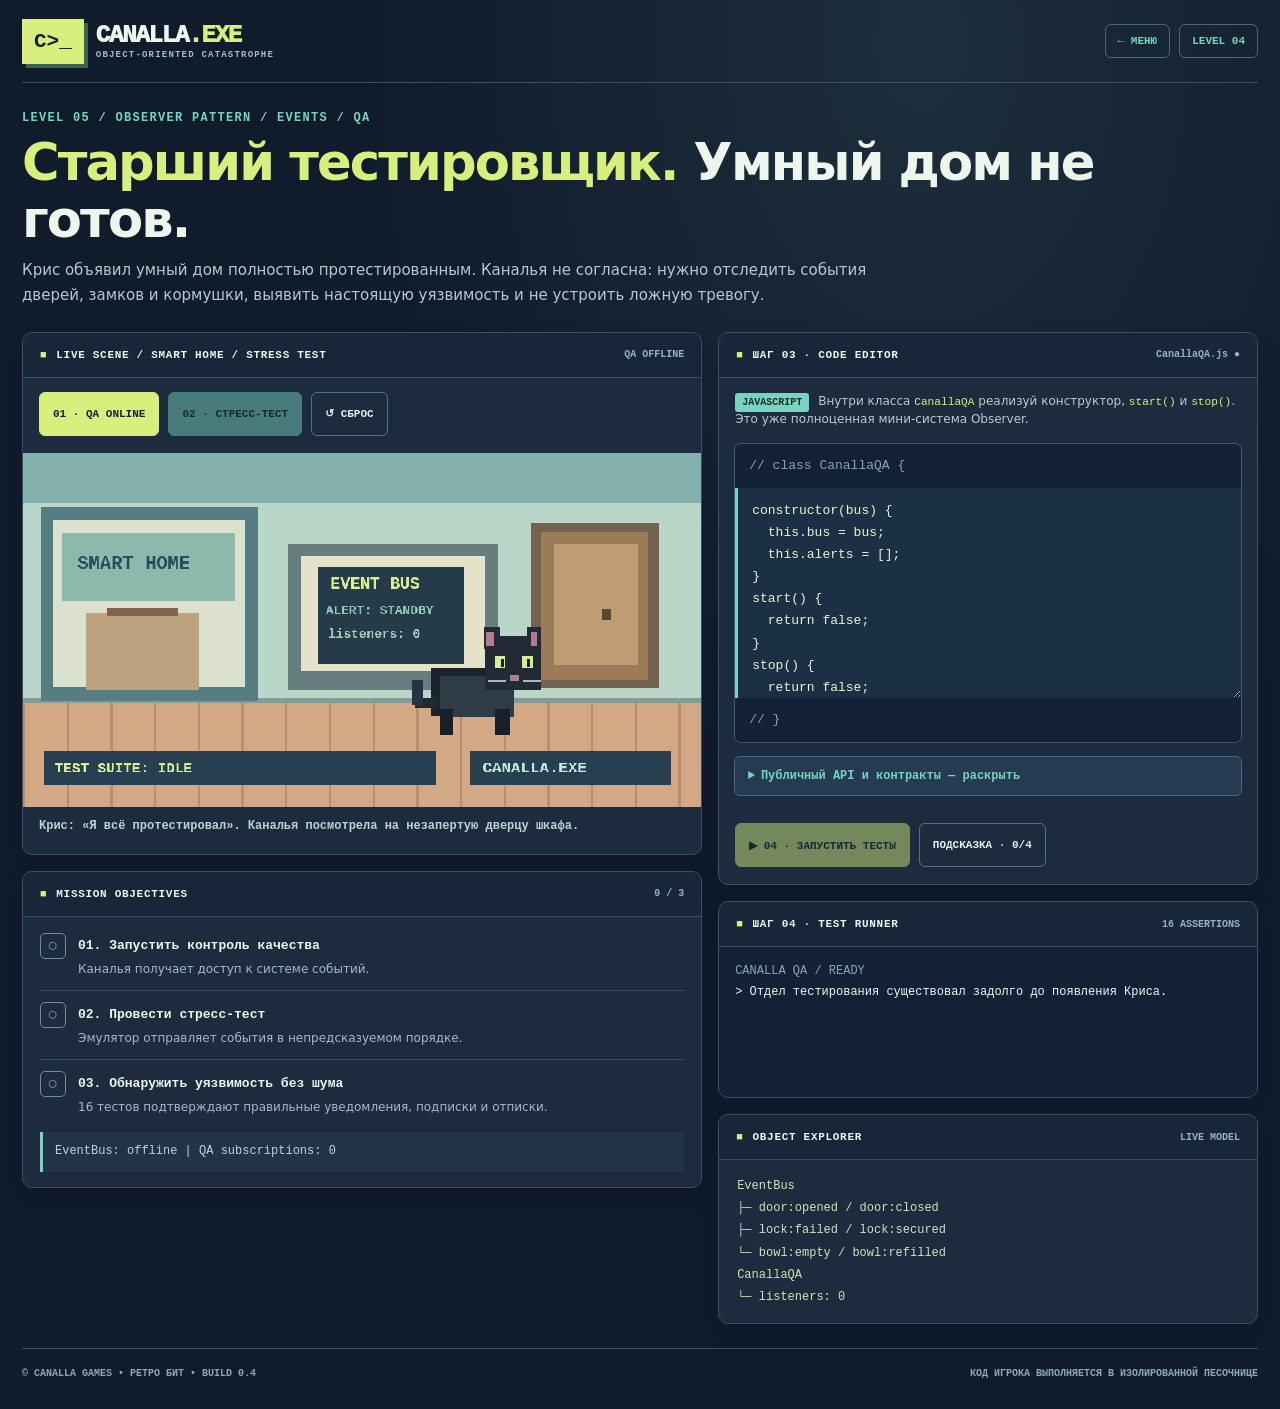
<file: level5.html>
<!doctype html><html lang="ru"><head><meta charset="utf-8"><meta name="viewport" content="width=device-width, initial-scale=1"><meta name="theme-color" content="#101b2b"><meta name="description" content="CANALLA.EXE — уровень 5: Старший тестировщик. Паттерн Observer."><title>CANALLA.EXE | 05 — Старший тестировщик</title><link rel="stylesheet" href="./challenge.css"></head><body><script src="./challenge-engine.js"></script><script>const config={"num":5,"next":false,"topic":"OBSERVER PATTERN / EVENTS / QA","title":"<span>Старший тестировщик.</span> Умный дом не готов.","description":"Крис объявил умный дом полностью протестированным. Каналья не согласна: нужно отследить события дверей, замков и кормушки, выявить настоящую уязвимость и не устроить ложную тревогу.","scene":"home","sceneTitle":"SMART HOME / STRESS TEST","sceneAlt":"Пиксельный умный дом, чёрная Каналья рядом со шкафом и экраном диагностики.","objectives":[["Запустить контроль качества","Каналья получает доступ к системе событий."],["Провести стресс-тест","Эмулятор отправляет события в непредсказуемом порядке."],["Обнаружить уязвимость без шума","16 тестов подтверждают правильные уведомления, подписки и отписки."]],"actions":["01 · QA ONLINE","02 · СТРЕСС-ТЕСТ"],"snapshot":["EventBus: offline | QA subscriptions: 0","QA: ready | available event types: 6","Stress events: out-of-order | test harness: armed","Detected: unsecured-door | duplicate alarms: 0"],"phase":["QA OFFLINE","QA CONNECTED","STRESS TEST QUEUED","BUG FOUND"],"sceneMessages":["Крис: «Я всё протестировал». Каналья посмотрела на незапертую дверцу шкафа.","Каналья назначила себя старшим тестировщиком.","События дверей и замков могут приходить в любом порядке. Ложные тревоги неприемлемы.","Незакрытый шкаф обнаружен. Дюке отправился проверять. Каналья умывается."],"tree":["EventBus\n├─ door:opened / door:closed\n├─ lock:failed / lock:secured\n└─ bowl:empty / bowl:refilled\nCanallaQA\n└─ listeners: 0","EventBus\n└─ channels: 6\nCanallaQA\n└─ status: standby","EventBus\n├─ event order: unpredictable\n├─ duplicate messages: possible\n└─ listeners: required\nCanallaQA\n└─ alerts: pending","CanallaQA\n├─ subscriptions: 6\n├─ duplicate alerts: suppressed\n├─ stop(): no listeners\n└─ vulnerability: CONFIRMED"],"file":"CanallaQA.js ●","editorIntro":"Внутри класса <code>CanallaQA</code> реализуй конструктор, <code>start()</code> и <code>stop()</code>. Это уже полноценная мини-система Observer.","codeTop":"// class CanallaQA {","codeBottom":"// }","starter":"constructor(bus) {\n  this.bus = bus;\n  this.alerts = [];\n}\nstart() {\n  return false;\n}\nstop() {\n  return false;\n}","solution":"constructor(bus) {\n  this.bus = bus;\n  this.alerts = [];\n  this.unsubscribers = [];\n  this.active = false;\n  this.doors = new Map();\n  this.emptyBowls = new Set();\n}\nstart() {\n  if (this.active) return false;\n  this.active = true;\n  const door = id => {\n    if (!this.doors.has(id)) this.doors.set(id, {opened:false, failed:false, reported:false});\n    return this.doors.get(id);\n  };\n  const checkDoor = (id, state) => {\n    if (state.opened && state.failed && !state.reported) {\n      this.alerts.push({type:\"unsecured-door\", doorId:id});\n      state.reported = true;\n    }\n  };\n  this.unsubscribers = [\n    this.bus.on(\"door:opened\", e => {\n      const state = door(e.doorId);\n      state.opened = true;\n      checkDoor(e.doorId, state);\n    }),\n    this.bus.on(\"lock:failed\", e => {\n      const state = door(e.doorId);\n      state.failed = true;\n      checkDoor(e.doorId, state);\n    }),\n    this.bus.on(\"door:closed\", e => this.doors.delete(e.doorId)),\n    this.bus.on(\"lock:secured\", e => {\n      const state = door(e.doorId);\n      state.failed = false;\n      state.reported = false;\n    }),\n    this.bus.on(\"bowl:empty\", e => {\n      if (!this.emptyBowls.has(e.bowlId)) {\n        this.emptyBowls.add(e.bowlId);\n        this.alerts.push({type:\"empty-bowl\", bowlId:e.bowlId});\n      }\n    }),\n    this.bus.on(\"bowl:refilled\", e => this.emptyBowls.delete(e.bowlId))\n  ];\n  return true;\n}\nstop() {\n  if (!this.active) return false;\n  this.active = false;\n  this.unsubscribers.forEach(fn => fn());\n  this.unsubscribers = [];\n  return true;\n}","api":["<code>new CanallaQA(bus)</code> получает EventBus. Нужно иметь публичный массив <code>qa.alerts</code> с найденными проблемами.","<code>bus.on(type, handler)</code> подписывает обработчик и <strong>возвращает функцию отписки</strong>. Доступны 6 событий: <code>door:opened</code>, <code>door:closed</code>, <code>lock:failed</code>, <code>lock:secured</code>, <code>bowl:empty</code>, <code>bowl:refilled</code>.","Для дверей payload выглядит как <code>{doorId:\"kitchen\"}</code>, для мисок — <code>{bowlId:\"cat\"}</code>. Каждое событие имеет собственное имя и не обязано идти в привычном порядке.","Опасность: для <strong>одной и той же</strong> дверцы произошли <code>door:opened</code> и <code>lock:failed</code> (в любом порядке). Создай ровно одно <code>{type:\"unsecured-door\", doorId:id}</code> до следующего <code>door:closed</code> или <code>lock:secured</code>.","Событие <code>bowl:empty</code> создаёт <code>{type:\"empty-bowl\", bowlId:id}</code> один раз, пока не поступит <code>bowl:refilled</code>. Затем тревога может повториться.","<code>start()</code> при первой подписке возвращает <code>true</code>, повторная подписка — <code>false</code>. <code>stop()</code> отписывает все обработчики и возвращает <code>true</code>, если слушатель был активен. Повторный <code>stop()</code> — <code>false</code>. После остановки <code>start()</code> может снова запустить наблюдение."],"hints":["Observer — это не постоянный опрос состояния. EventBus сам сообщает об изменениях. Подумай, как подписываться, не подписываясь дважды.","Храни состояние для каждой двери отдельно: открыта ли, был ли сбой замка, отправлена ли тревога. Порядок событий не должен менять результат. Для миски достаточно помнить, что она уже пустая.","В start() подпишись на шесть событий и сохрани функции отписки. Для door:opened/lock:failed проверяй пару состояний. door:closed и lock:secured сбрасывают возможность новой тревоги; bowl:refilled снова разрешает сигнал о пустой миске. stop() вызывает все сохранённые функции.","Ниже один из рабочих вариантов системы Observer с состоянием дверей и мисок. Можно вставить его целиком, чтобы изучить работу 16 тестов."],"testCount":16,"readyNote":"Отдел тестирования существовал задолго до появления Криса.","actionLogs":["CanallaQA installed as lead tester.","Stress-test event sequence prepared."],"hudBefore":"TEST SUITE: IDLE","hudAfter":"ALERT: UNSECURED DOOR","winTitle":"Тестировщик обнаружил проблему.","winDescription":"Проверки зелёные. Уведомления приходят точно один раз, обработчики снимаются без утечек, а уязвимость обнаружена независимо от порядка событий.","quote":"<b>Крис:</b> «Но система прошла все наши тесты!»<br><b>Каналья:</b> «Наши? Я не припомню, чтобы меня приглашали в отдел QA»."};const workerLogic=function worker5(){
"use strict";
self.onmessage=e=>{
 const {id,code,action1,action2}=e.data,tests=[];
 function check(label,fn){let ok=false;try{ok=!!fn()}catch(_){ok=false}tests.push({label,ok});}
 try{
  class EventBus{
   constructor(){this.m=new Map();}
   on(type,fn){if(!this.m.has(type))this.m.set(type,new Set());this.m.get(type).add(fn);let active=true;return ()=>{if(active){active=false;this.m.get(type).delete(fn);}};}
   emit(type,payload){for(const fn of [...(this.m.get(type)||[])])fn(payload);}
   listenerCount(){return [...this.m.values()].reduce((n,set)=>n+set.size,0);}
  }
  if(typeof code!=="string"||code.length>12000)throw Error("Код слишком длинный.");
  const QA=new Function("return class CanallaQA {\n"+code+"\n}")();
  check("Каналья подключилась к QA умного дома",()=>action1===true);
  check("Стресс-тест запущен",()=>action2===true);
  const bus=new EventBus(),qa=new QA(bus);
  check("Новый тестировщик не создаёт ложные тревоги",()=>Array.isArray(qa.alerts)&&qa.alerts.length===0);
  let started=qa.start(),startAgain=qa.start();
  check("Шесть подписок, start() идемпотентен",()=>started===true&&startAgain===false&&bus.listenerCount()===6);
  bus.emit("door:opened",{doorId:"kitchen"});
  check("Открытая дверца без сбоя — не тревога",()=>qa.alerts.length===0);
  bus.emit("lock:failed",{doorId:"study"});
  check("Сбой замка другой дверцы — не тревога",()=>qa.alerts.length===0);
  bus.emit("lock:failed",{doorId:"kitchen"});
  check("Открытие затем сбой вызывает ровно одну тревогу",()=>qa.alerts.length===1&&qa.alerts[0].type==="unsecured-door"&&qa.alerts[0].doorId==="kitchen");
  bus.emit("door:opened",{doorId:"study"});
  check("Сбой затем открытие тоже обнаруживается",()=>qa.alerts.length===2&&qa.alerts[1].doorId==="study");
  bus.emit("lock:failed",{doorId:"kitchen"});
  bus.emit("door:opened",{doorId:"kitchen"});
  check("Повторные события не дублируют тревогу",()=>qa.alerts.length===2);
  bus.emit("door:opened",{doorId:"hall"});
  bus.emit("lock:failed",{doorId:"garage"});
  check("События разных дверей не смешиваются",()=>qa.alerts.length===2);
  bus.emit("door:closed",{doorId:"kitchen"});
  bus.emit("door:opened",{doorId:"kitchen"});
  bus.emit("lock:failed",{doorId:"kitchen"});
  check("Закрытие дверцы сбрасывает тревожное состояние",()=>qa.alerts.length===3&&qa.alerts[2].doorId==="kitchen");
  bus.emit("lock:secured",{doorId:"study"});
  bus.emit("lock:failed",{doorId:"study"});
  check("Успешная блокировка позволяет новую проверку",()=>qa.alerts.length===4&&qa.alerts[3].doorId==="study");
  bus.emit("bowl:empty",{bowlId:"cat"});
  bus.emit("bowl:empty",{bowlId:"cat"});
  check("Пустая миска сообщает о проблеме один раз",()=>qa.alerts.length===5&&qa.alerts[4].type==="empty-bowl"&&qa.alerts[4].bowlId==="cat");
  bus.emit("bowl:refilled",{bowlId:"cat"});
  bus.emit("bowl:empty",{bowlId:"cat"});
  check("После наполнения миски уведомление повторяется",()=>qa.alerts.length===6&&qa.alerts[5].type==="empty-bowl"&&qa.alerts[5].bowlId==="cat");
  const stopped=qa.stop(),stoppedAgain=qa.stop(),n=qa.alerts.length;
  bus.emit("bowl:empty",{bowlId:"duke"});
  check("stop() удаляет слушателей и прекращает уведомления",()=>stopped===true&&stoppedAgain===false&&bus.listenerCount()===0&&qa.alerts.length===n);
  const restart=qa.start();bus.emit("door:opened",{doorId:"attic"});bus.emit("lock:failed",{doorId:"attic"});
  check("Повторный start() работает без дублирования подписок",()=>restart===true&&bus.listenerCount()===6&&qa.alerts.length===n+1&&qa.alerts[n].type==="unsecured-door"&&qa.alerts[n].doorId==="attic");
  self.postMessage({id,tests});
 }catch(err){self.postMessage({id,tests:[],error:String(err&&err.message||err).slice(0,240)});}
};
};window.CANALLA_CHALLENGE.init(config,workerLogic);</script></body></html>
</file>
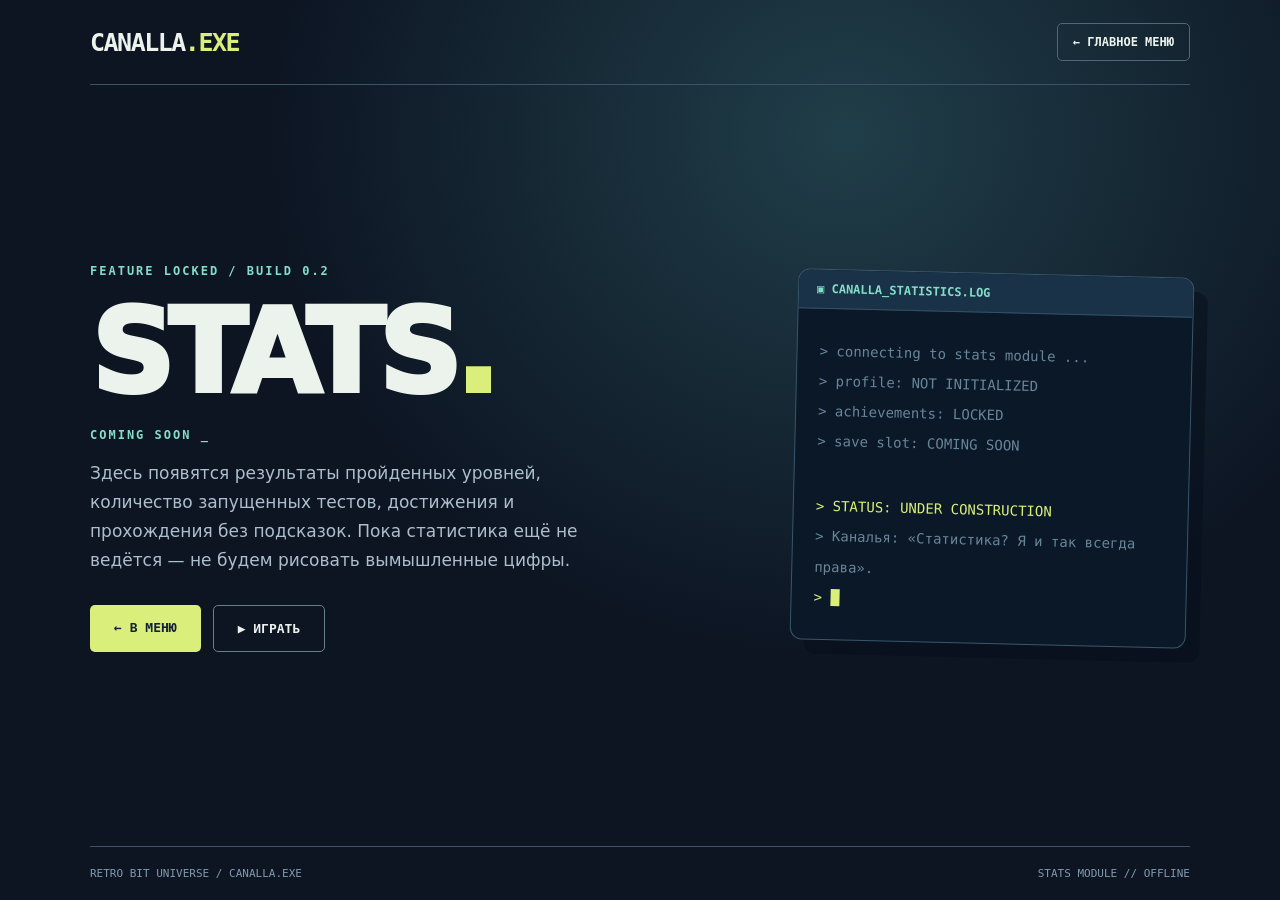
<file: stats.html>
<!doctype html>
<html lang="ru"><head><meta charset="utf-8"><meta name="viewport" content="width=device-width,initial-scale=1"><meta name="theme-color" content="#101826">
<meta name="description" content="CANALLA.EXE — статистика появится в будущих обновлениях">
<title>CANALLA.EXE / STATS — Coming Soon</title>
<style>
:root{--bg:#0d1523;--p:#152439;--line:#3a5368;--lime:#daef7b;--teal:#83dec8;--text:#ecf3ed;--muted:#92aabb;--mono:ui-monospace,Consolas,monospace}
*{box-sizing:border-box}body{margin:0;min-height:100vh;background:radial-gradient(ellipse at 66% 15%,#203e49,transparent 48%),var(--bg);color:var(--text);font-family:system-ui,-apple-system,Segoe UI,sans-serif;display:flex;flex-direction:column}a{color:inherit;text-decoration:none}
.wrap{width:min(1100px,calc(100% - 38px));margin:auto}.top{height:85px;display:flex;justify-content:space-between;gap:16px;align-items:center;border-bottom:1px solid var(--line)}
.logo{font:900 clamp(18px,3vw,25px) var(--mono);letter-spacing:-1.5px}.logo span{color:var(--lime)}.back{border:1px solid #4d6979;border-radius:5px;padding:11px 15px;font:800 12px var(--mono)}.back:hover{border-color:var(--teal)}
.content{padding:80px 0 95px;flex:1;display:grid;grid-template-columns:1.25fr .75fr;align-items:center;gap:45px}.kicker{font:800 12px var(--mono);color:var(--teal);letter-spacing:2px}.title{font-size:clamp(55px,9vw,130px);line-height:.92;margin:22px 0;letter-spacing:-6px;font-weight:950}.title span{color:var(--lime)}.body{max-width:550px;font-size:17px;line-height:1.7;color:#adbecc}.actions{display:flex;gap:12px;flex-wrap:wrap;margin-top:30px}.btn{background:var(--lime);color:#122137;padding:15px 24px;border-radius:5px;font:900 13px var(--mono);transition:transform .15s}.btn:hover{transform:translateY(-2px)}.btn.outline{background:transparent;border:1px solid #68808b;color:var(--text)}
.terminal{border:1px solid #38576b;border-radius:12px;background:#0b1827;box-shadow:14px 14px 0 #06101a8c;transform:rotate(1.4deg);overflow:hidden}.head{background:#193247;padding:12px 18px;border-bottom:1px solid #345168;font:800 12px var(--mono);color:var(--teal)}.screen{padding:27px 22px;min-height:310px;font:14px/2.15 var(--mono)}.dim{color:#688699}.green{color:var(--lime)}.cursor{background:var(--lime);height:17px;width:9px;display:inline-block;vertical-align:middle;animation:blink 1s steps(2,end) infinite}@keyframes blink{50%{opacity:0}}
.foot{padding:20px 0;border-top:1px solid var(--line);display:flex;justify-content:space-between;gap:14px;color:#8299ac;font:11px var(--mono)}
@media(max-width:760px){.content{grid-template-columns:1fr;padding:55px 0 70px;gap:50px}.title{letter-spacing:-3px}.terminal{transform:none}.top{height:75px}.foot{flex-direction:column}.body{font-size:15px}}
@media(prefers-reduced-motion:reduce){.cursor{animation:none}.btn{transition:none}}
</style></head>
<body>
<div class="wrap"><header class="top"><a class="logo" href="./index.html">CANALLA<span>.EXE</span></a><a class="back" href="./index.html">← ГЛАВНОЕ МЕНЮ</a></header></div>
<main class="content wrap">
<section><div class="kicker">FEATURE LOCKED / BUILD 0.2</div><h1 class="title">STATS<span>.</span></h1><div class="kicker">COMING SOON _</div>
<p class="body">Здесь появятся результаты пройденных уровней, количество запущенных тестов, достижения и прохождения без подсказок. Пока статистика ещё не ведётся — не будем рисовать вымышленные цифры.</p>
<div class="actions"><a class="btn" href="./index.html">← В МЕНЮ</a><a class="btn outline" href="./level1.html">▶ ИГРАТЬ</a></div></section>
<div class="terminal" aria-label="Предварительный вид статистики"><div class="head">▣ CANALLA_STATISTICS.LOG</div>
<div class="screen"><div class="dim">&gt; connecting to stats module ...</div><div class="dim">&gt; profile: NOT INITIALIZED</div><div class="dim">&gt; achievements: LOCKED</div><div class="dim">&gt; save slot: COMING SOON</div><div style="margin-top:35px" class="green">&gt; STATUS: UNDER CONSTRUCTION</div><div class="dim">&gt; Каналья: «Статистика? Я и так всегда права».</div><div class="green">&gt; <span class="cursor"></span></div></div>
</div>
</main><footer class="foot wrap"><span>RETRO BIT UNIVERSE / CANALLA.EXE</span><span>STATS MODULE // OFFLINE</span></footer>
</body></html>
</file>
<file: challenge.css>
:root{--bg:#101b2b;--panel:#1c2b3d;--edge:#38516b;--txt:#eef5ed;--muted:#9bb5c2;--lime:#d8ee7d;--mint:#78d4c1;--gold:#f4c977;--red:#fda8b0;--mono:ui-monospace,SFMono-Regular,Consolas,"Liberation Mono",monospace}
*{box-sizing:border-box}html{scroll-behavior:smooth}body{margin:0;background:radial-gradient(ellipse at 72% 3%,#2d47546e,transparent 43%),#101b2b;color:var(--txt);font:15px/1.55 system-ui,-apple-system,Segoe UI,Arial,sans-serif}a{color:var(--mint);text-decoration:none}button,textarea{font:inherit}button{cursor:pointer;touch-action:manipulation}button:disabled{opacity:.48;cursor:not-allowed}button:focus-visible,textarea:focus-visible,a:focus-visible,summary:focus-visible{outline:3px solid var(--mint);outline-offset:3px}code{color:var(--lime);font:.93em var(--mono)}.wrap{max-width:1370px;padding:0 22px;margin:auto}.top{min-height:83px;display:flex;align-items:center;justify-content:space-between;gap:15px;border-bottom:1px solid var(--edge)}.logo{display:flex;align-items:center;gap:12px}.logoicon{font:900 21px var(--mono);background:var(--lime);color:#102030;box-shadow:4px 4px #3e6157;padding:11px 12px}.logo b{font:950 24px var(--mono);letter-spacing:-1.2px;color:var(--txt)}.logo b em{color:var(--lime);font-style:normal}.logo small{display:block;font:800 9px var(--mono);letter-spacing:1.2px;color:#a3bec7}.topnav{display:flex;gap:9px;flex-wrap:wrap}.topnav a{font:800 11px var(--mono);padding:10px 12px;border:1px solid #4a677c;border-radius:6px;white-space:nowrap}.topnav a:hover{border-color:var(--mint)}.hero{padding:28px 0 23px}.eyebrow{font:850 12px var(--mono);color:var(--mint);letter-spacing:1.3px}.hero h1{font-size:clamp(32px,4vw,54px);letter-spacing:-1.9px;line-height:1.12;margin:9px 0}.hero h1 span{color:var(--lime)}.hero p{max-width:890px;color:#b4c9d2;margin:0;line-height:1.7}.layout{display:grid;grid-template-columns:minmax(0,1.26fr) minmax(380px,1fr);gap:16px;align-items:start}.stack{display:grid;gap:16px;min-width:0}.panel{min-width:0;background:var(--panel);border:1px solid var(--edge);border-radius:10px;overflow:hidden;box-shadow:0 10px 24px #050b1520}.panelhead{display:flex;align-items:center;justify-content:space-between;gap:11px;padding:11px 17px;background:#172638;border-bottom:1px solid var(--edge);min-height:45px}.panelhead b{font:900 11px var(--mono);letter-spacing:.7px}.panelhead b:before{content:'■';color:var(--lime);margin-right:9px}.minor{font:800 10px var(--mono);color:#96b3c2}.scene{width:100%;height:auto;display:block;image-rendering:pixelated;background:#bad9cd}.scenestatus{padding:12px 16px;min-height:47px;color:#bbd5ce;font:740 12px var(--mono)}.objectives{padding:5px 17px}.objective{display:flex;align-items:start;gap:12px;border-bottom:1px solid #384d5f;padding:11px 0}.objective:last-child{border:0}.check{display:grid;place-items:center;flex-shrink:0;width:26px;height:26px;border:1px solid #728b9b;border-radius:5px;color:#829bad;font:850 18px var(--mono)}.objective.done .check{background:var(--lime);border-color:var(--lime);color:#162337}.objective b{font:900 13px var(--mono)}.objective.done b{color:var(--lime)}.objective p{color:#a4baca;font-size:12px;margin:4px 0 0}.buttons{padding:14px 16px 17px;display:flex;flex-wrap:wrap;gap:9px}.btn{background:transparent;border:1px solid #55718a;color:#e4efef;border-radius:6px;padding:12px 13px;min-height:44px;font:850 11px var(--mono)}.btn.primary{background:var(--lime);border-color:var(--lime);color:#152332}.btn.secondary{background:var(--mint);border-color:var(--mint);color:#152332}.btn:hover:not(:disabled){filter:brightness(1.1)}.snapshot{margin:0 17px 15px;background:#203348;border-left:3px solid var(--mint);padding:10px 12px;font:12px/1.6 var(--mono);color:#c1d2d5}.intro{font-size:12px;color:#b8cbd3;padding:14px 16px}.pill{font:900 10px var(--mono);background:var(--mint);color:#17312b;border-radius:3px;padding:4px 7px;margin-right:9px}.codebox{margin:0 15px 13px;background:#132136;border:1px solid #3e586f;border-radius:7px;overflow:hidden;font:13px/1.7 var(--mono)}.codewrap{padding:11px 14px;white-space:pre-wrap;color:#b6c9d5;overflow-wrap:anywhere}.codewrap .comment{color:#87a3b6}.editor{min-height:210px;width:100%;display:block;border:0;border-left:3px solid var(--mint);background:#1c3045;resize:vertical;white-space:pre;tab-size:2;padding:12px 14px;color:#e5f6d3;font:13px/1.7 var(--mono)}.api{margin:0 15px 13px;background:#253b51;border:1px solid #48667f;border-radius:6px;padding:12px 13px;color:#c2d6d9;font-size:12px}.api summary{font:800 12px var(--mono);color:var(--mint);cursor:pointer}.api ul{padding-left:19px;margin:9px 0 0}.api li{margin-bottom:6px}.hintbox{margin:0 15px 15px;background:#334659;border-left:3px solid var(--gold);padding:13px;color:#f5e1ba;font-size:12px}.hintbox[hidden]{display:none}.hintbox .btn{margin-top:10px;display:block}.terminal{background:#132136;min-height:150px;max-height:360px;overflow:auto;padding:14px 16px;font:12px/1.75 var(--mono)}.log{overflow-wrap:anywhere}.log.dim{color:#8da4b4}.log.ok{color:#b1eda1}.log.fail{color:#ffaab5}.log.warn{color:var(--gold)}.explorer{white-space:pre-wrap;font:12px/1.85 var(--mono);color:#d9dfb7;padding:15px 18px}.foot{border-top:1px solid var(--edge);padding:19px 0 30px;margin-top:24px;display:flex;justify-content:space-between;flex-wrap:wrap;gap:12px;font:760 10px var(--mono);color:#8da7b8}.winlayer{position:fixed;inset:0;z-index:30;display:grid;place-items:center;padding:19px;background:#081321e5}.winlayer[hidden]{display:none}.win{max-width:540px;width:100%;padding:27px;background:#25384b;border:2px solid var(--lime);box-shadow:10px 10px #08111d}.win .winlabel{color:var(--lime);font:900 11px var(--mono);letter-spacing:1.3px}.win h2{font-size:30px;line-height:1.14;letter-spacing:-.7px;margin:12px 0}.win p{color:#bbd0d2}.quote{background:#182a39;border-left:4px solid var(--gold);padding:13px 15px;font-size:13px;line-height:1.7}.quote b{color:var(--lime)}.win .buttons{padding:17px 0 0}
@media(max-width:1050px){.layout{grid-template-columns:1fr}.wrap{max-width:860px}}@media(max-width:580px){.wrap{padding:0 11px}.top{min-height:74px}.logo b{font-size:19px}.logo small{font-size:7px;letter-spacing:.35px}.logoicon{font-size:16px;padding:8px}.topnav{gap:5px}.topnav a{font-size:10px;padding:8px}.hero{padding:23px 3px}.hero p{font-size:13px}.panelhead{padding:10px 11px}.panelhead b{font-size:10px}.minor{font-size:9px}.objectives{padding:4px 12px}.objective b{font-size:12px}.buttons{padding:12px}.buttons .btn{flex-grow:1}.intro{padding:13px}.codebox{margin:0 9px 12px}.codewrap,.editor{font-size:12px}.api,.hintbox{margin:0 9px 13px}.win{padding:19px}.win h2{font-size:26px}}
</file>
